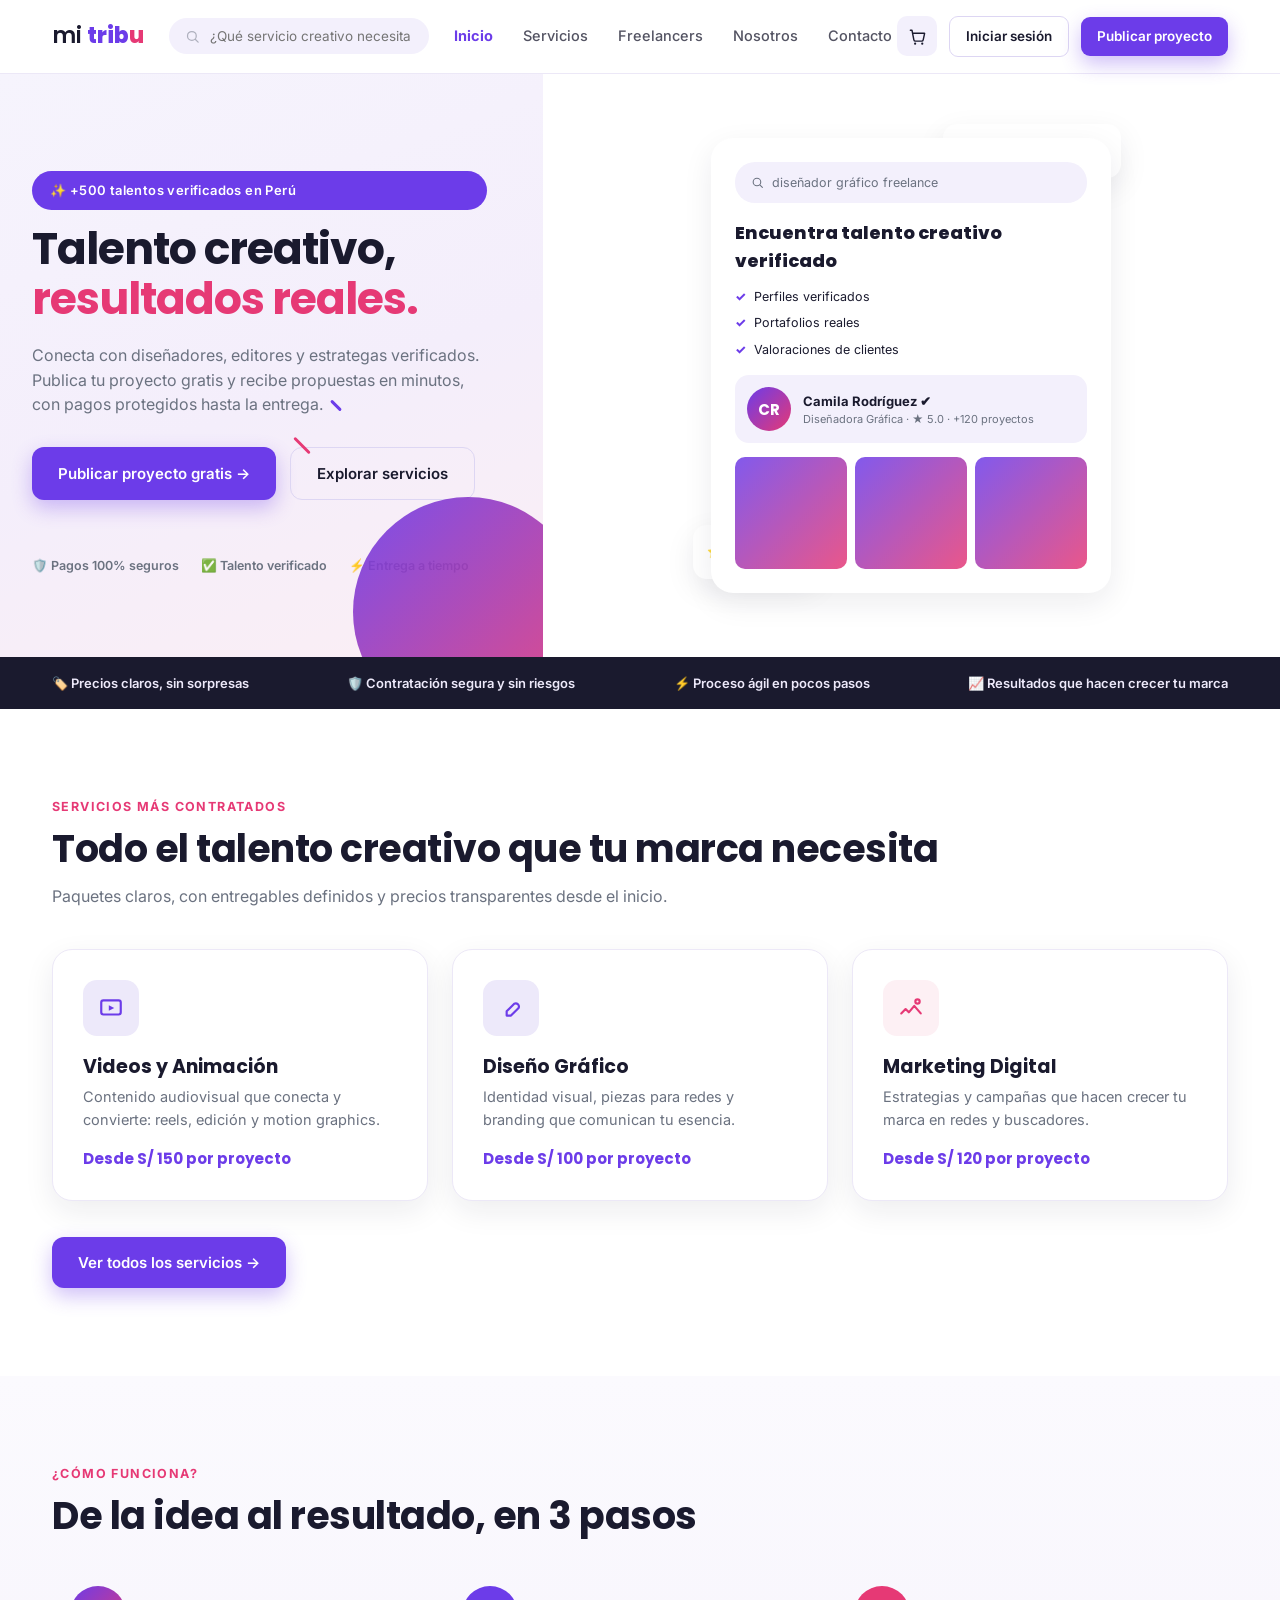
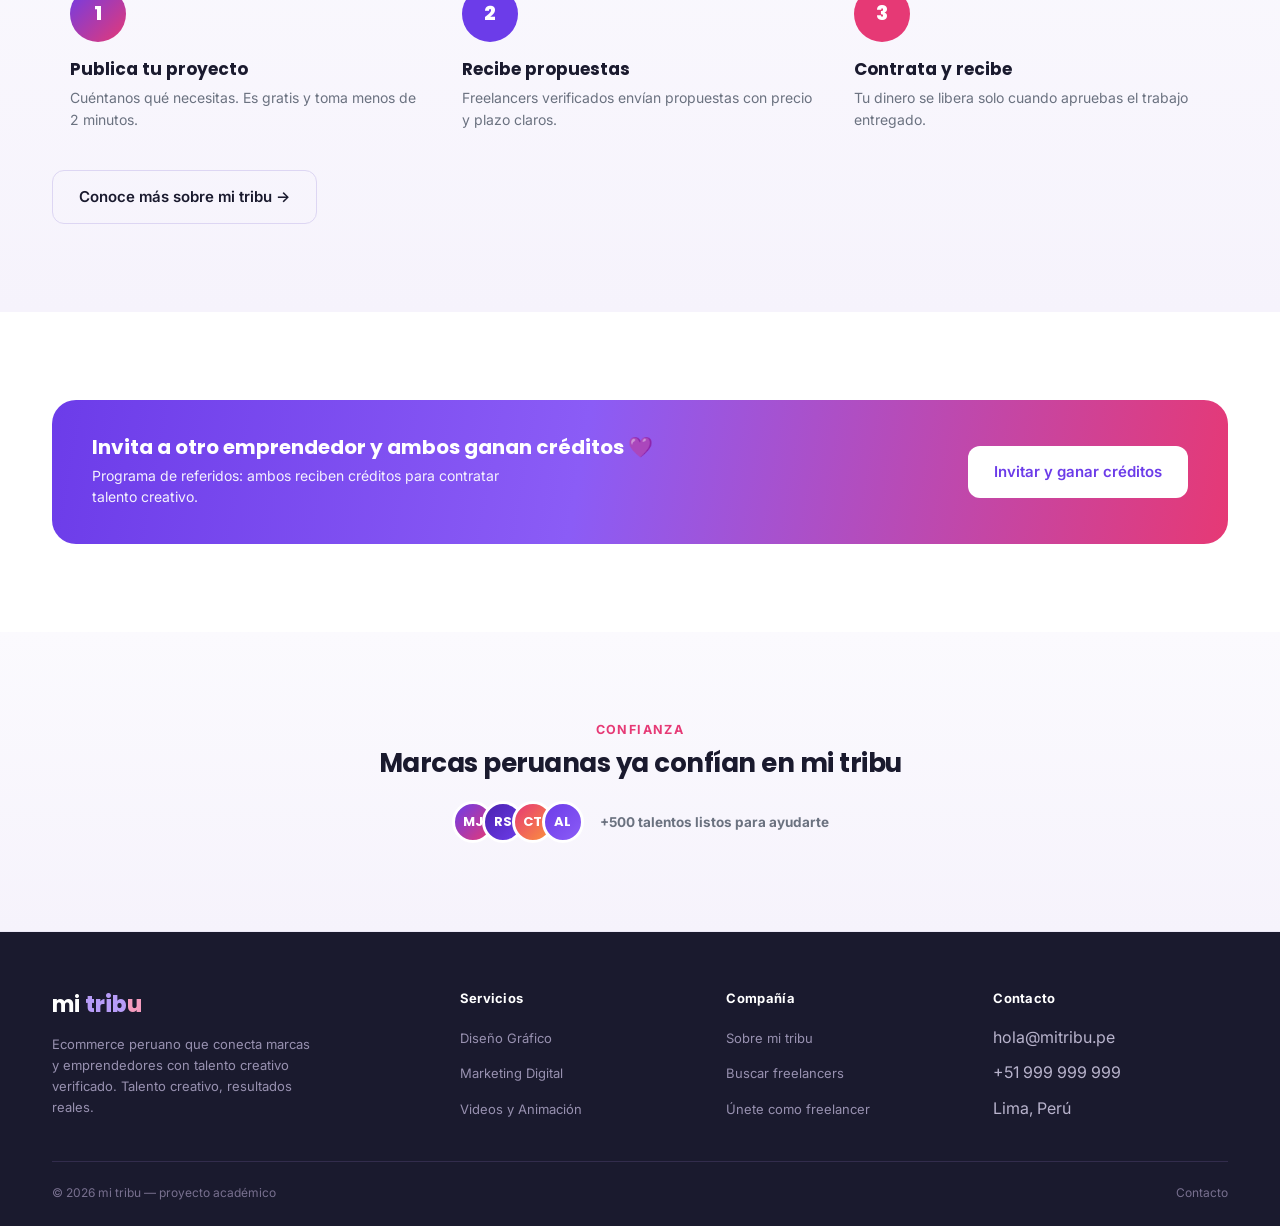
<file: index.html>
<!DOCTYPE html>
<html lang="es">
<head>
<meta charset="UTF-8">
<meta name="viewport" content="width=device-width, initial-scale=1.0">
<title>mi tribu — Talento creativo, resultados reales</title>
<link rel="preconnect" href="https://fonts.googleapis.com">
<link rel="preconnect" href="https://fonts.gstatic.com" crossorigin>
<link href="https://fonts.googleapis.com/css2?family=Poppins:wght@500;600;700;800&family=Inter:wght@400;500;600;700&display=swap" rel="stylesheet">
<link rel="stylesheet" href="style.css">
</head>
<body>

<header>
  <nav class="nav">
    <a href="index.html" class="logo">mi <b>trib</b><b class="u">u</b></a>
    <div class="nav-search">
      <svg width="15" height="15" viewBox="0 0 24 24" fill="none"><circle cx="11" cy="11" r="7" stroke="#6B7280" stroke-width="2"/><path d="M21 21l-4.3-4.3" stroke="#6B7280" stroke-width="2" stroke-linecap="round"/></svg>
      <input type="text" placeholder="¿Qué servicio creativo necesitas?" onfocus="location.href='servicios.html'" readonly>
    </div>
    <div class="navlinks">
      <a href="index.html" class="active">Inicio</a>
      <a href="servicios.html">Servicios</a>
      <a href="buscar-freelancers.html">Freelancers</a>
      <a href="nosotros.html">Nosotros</a>
      <a href="contacto.html">Contacto</a>
    </div>
    <div class="navcta">
      <a href="carrito.html" class="cart-btn" aria-label="Ver carrito">
        <svg width="19" height="19" viewBox="0 0 24 24" fill="none"><circle cx="9" cy="21" r="1.4" fill="#1A1A2E"/><circle cx="18" cy="21" r="1.4" fill="#1A1A2E"/><path d="M3 4h2l2.4 12.2a2 2 0 0 0 2 1.6h7.8a2 2 0 0 0 2-1.6L21 8H6" stroke="#1A1A2E" stroke-width="1.8" stroke-linecap="round" stroke-linejoin="round"/></svg>
        <span class="cart-count" style="display:none;">0</span>
      </a>
      <a href="app/login.html" class="btn btn-ghost btn-sm">Iniciar sesión</a>
      <a href="contacto.html" class="btn btn-primary btn-sm">Publicar proyecto</a>
      <button class="burger" aria-label="Abrir menú" aria-expanded="false"><span></span><span></span><span></span></button>
    </div>
    <div class="mobile-panel">
      <a href="index.html">Inicio</a>
      <a href="servicios.html">Servicios</a>
      <a href="buscar-freelancers.html">Freelancers</a>
      <a href="nosotros.html">Nosotros</a>
      <a href="contacto.html">Contacto</a>
      <a href="carrito.html">Carrito</a>
    </div>
  </nav>
</header>

<!-- ============ HERO ============ -->
<section style="padding:0;">
  <div class="hero-grid">
    <div class="hero-left">
      <span class="pill">✨ +500 talentos verificados en Perú</span>
      <h1 class="hero-headline">
        Talento creativo, <span class="acc-k">resultados reales.</span>
      </h1>
      <p class="hero-desc">
        Conecta con diseñadores, editores y estrategas verificados. Publica tu proyecto gratis
        y recibe propuestas en minutos, con pagos protegidos hasta la entrega.
      </p>
      <div class="hero-ctas">
        <a href="contacto.html" class="btn btn-primary">Publicar proyecto gratis →</a>
        <a href="servicios.html" class="btn btn-ghost">Explorar servicios</a>
      </div>
      <div style="display:flex;gap:22px;flex-wrap:wrap;font-size:12.5px;font-weight:600;color:var(--gray);">
        <span>🛡️ Pagos 100% seguros</span>
        <span>✅ Talento verificado</span>
        <span>⚡ Entrega a tiempo</span>
      </div>
      <div class="hero-orb grad-circle"></div>
      <div class="hero-spark" style="width:22px;height:3px;bottom:210px;right:230px;transform:rotate(45deg);"></div>
      <div class="hero-spark" style="width:14px;height:3px;bottom:250px;right:200px;transform:rotate(45deg);background:var(--purple);"></div>
    </div>
    <div class="hero-right">
      <div style="position:relative;max-width:400px;margin:0 auto;">
        <div class="float-chip" style="top:-14px;right:-10px;">🛡️ <div><div>Pago seguro</div><div class="sub">Protegido hasta la entrega</div></div></div>
        <div class="float-chip" style="bottom:14px;left:-18px;">⭐ <div><div>Calidad 5.0</div><div class="sub">+120 proyectos</div></div></div>
        <div class="hero-panel">
          <div class="hp-search">
            <svg width="13" height="13" viewBox="0 0 24 24" fill="none"><circle cx="11" cy="11" r="7" stroke="#6B7280" stroke-width="2"/><path d="M21 21l-4.3-4.3" stroke="#6B7280" stroke-width="2" stroke-linecap="round"/></svg>
            diseñador gráfico freelance
          </div>
          <div class="hp-title">Encuentra talento creativo verificado</div>
          <ul class="hp-checklist">
            <li>Perfiles verificados</li>
            <li>Portafolios reales</li>
            <li>Valoraciones de clientes</li>
          </ul>
          <div class="talent-mini">
            <div class="tavatar grad-circle">CR</div>
            <div>
              <div class="tname">Camila Rodríguez ✔</div>
              <div class="tmeta">Diseñadora Gráfica · ★ 5.0 · +120 proyectos</div>
            </div>
          </div>
          <div class="mini-services-row"><div></div><div></div><div></div></div>
        </div>
      </div>
    </div>
  </div>
</section>

<div class="trust-strip">
  <div class="wrap">
    <div class="titem">🏷️ Precios claros, sin sorpresas</div>
    <div class="titem">🛡️ Contratación segura y sin riesgos</div>
    <div class="titem">⚡ Proceso ágil en pocos pasos</div>
    <div class="titem">📈 Resultados que hacen crecer tu marca</div>
  </div>
</div>

<!-- ============ SERVICIOS ============ -->
<section class="reveal">
  <div class="wrap">
    <span class="eyebrow">Servicios más contratados</span>
    <h2 class="section-title">Todo el talento creativo que tu marca necesita</h2>
    <p class="section-sub">Paquetes claros, con entregables definidos y precios transparentes desde el inicio.</p>
    <div class="grid-3" style="margin-top:40px;">
      <div class="service-card">
        <div class="service-icon" style="background:var(--lilac);"><svg width="26" height="26" viewBox="0 0 24 24" fill="none"><rect x="3" y="5" width="18" height="13" rx="2" stroke="#6C3CE9" stroke-width="2"/><path d="M10 9.5l5 2.5-5 2.5v-5z" fill="#6C3CE9"/></svg></div>
        <h3>Videos y Animación</h3>
        <p>Contenido audiovisual que conecta y convierte: reels, edición y motion graphics.</p>
        <div class="service-price">Desde S/ 150 por proyecto</div>
      </div>
      <div class="service-card">
        <div class="service-icon" style="background:var(--lilac);"><svg width="26" height="26" viewBox="0 0 24 24" fill="none"><path d="M12 19l7-7a3 3 0 0 0-4-4l-7 7v4h4z" stroke="#6C3CE9" stroke-width="2" stroke-linejoin="round"/></svg></div>
        <h3>Diseño Gráfico</h3>
        <p>Identidad visual, piezas para redes y branding que comunican tu esencia.</p>
        <div class="service-price">Desde S/ 100 por proyecto</div>
      </div>
      <div class="service-card">
        <div class="service-icon" style="background:var(--pink-soft);"><svg width="26" height="26" viewBox="0 0 24 24" fill="none"><path d="M3 17l4-4 3 3 5-6 6 7" stroke="#E63975" stroke-width="2" stroke-linecap="round" stroke-linejoin="round"/><circle cx="18" cy="6" r="2" stroke="#E63975" stroke-width="2"/></svg></div>
        <h3>Marketing Digital</h3>
        <p>Estrategias y campañas que hacen crecer tu marca en redes y buscadores.</p>
        <div class="service-price">Desde S/ 120 por proyecto</div>
      </div>
    </div>
    <div style="margin-top:36px;">
      <a href="servicios.html" class="btn btn-primary">Ver todos los servicios →</a>
    </div>
  </div>
</section>

<!-- ============ COMO FUNCIONA ============ -->
<section class="tint reveal">
  <div class="wrap">
    <span class="eyebrow">¿Cómo funciona?</span>
    <h2 class="section-title">De la idea al resultado, en 3 pasos</h2>
    <div class="steps" style="grid-template-columns:repeat(3,1fr);">
      <div class="step">
        <div class="step-num-circle grad-circle" style="font-family:'Poppins',sans-serif;font-weight:800;font-size:20px;">1</div>
        <h4>Publica tu proyecto</h4>
        <p>Cuéntanos qué necesitas. Es gratis y toma menos de 2 minutos.</p>
      </div>
      <div class="step">
        <div class="step-num-circle" style="background:var(--purple);font-family:'Poppins',sans-serif;font-weight:800;font-size:20px;">2</div>
        <h4>Recibe propuestas</h4>
        <p>Freelancers verificados envían propuestas con precio y plazo claros.</p>
      </div>
      <div class="step">
        <div class="step-num-circle" style="background:var(--pink);font-family:'Poppins',sans-serif;font-weight:800;font-size:20px;">3</div>
        <h4>Contrata y recibe</h4>
        <p>Tu dinero se libera solo cuando apruebas el trabajo entregado.</p>
      </div>
    </div>
    <div style="margin-top:40px;">
      <a href="nosotros.html" class="btn btn-ghost">Conoce más sobre mi tribu →</a>
    </div>
  </div>
</section>

<!-- ============ PROMO / REFERIDOS ============ -->
<section class="reveal">
  <div class="wrap">
    <div class="promo-banner">
      <div>
        <h3>Invita a otro emprendedor y ambos ganan créditos 💜</h3>
        <p>Programa de referidos: ambos reciben créditos para contratar talento creativo.</p>
      </div>
      <a href="contacto.html" class="btn" style="background:#fff;color:var(--purple);">Invitar y ganar créditos</a>
    </div>
  </div>
</section>

<!-- ============ CONFIANZA / TESTIMONIOS ============ -->
<section class="tint reveal">
  <div class="wrap" style="text-align:center;">
    <span class="eyebrow">Confianza</span>
    <h2 class="section-title" style="font-size:26px;">Marcas peruanas ya confían en mi tribu</h2>
    <div class="avatars-row">
      <div class="av" style="background:linear-gradient(135deg,#6C3CE9,#E63975);">MJ</div>
      <div class="av" style="background:linear-gradient(135deg,#4B22B0,#6C3CE9);">RS</div>
      <div class="av" style="background:linear-gradient(135deg,#E63975,#FB923C);">CT</div>
      <div class="av" style="background:linear-gradient(135deg,#6C3CE9,#8B5CF6);">AL</div>
      <span class="count">+500 talentos listos para ayudarte</span>
    </div>
  </div>
</section>

<footer class="footer-rich">
  <div class="wrap">
    <div class="fgrid">
      <div>
        <div class="flogo">mi <b>trib</b><b class="u">u</b></div>
        <p class="fdesc">Ecommerce peruano que conecta marcas y emprendedores con talento creativo verificado. Talento creativo, resultados reales.</p>
      </div>
      <div>
        <h5>Servicios</h5>
        <ul>
          <li><a href="servicios.html">Diseño Gráfico</a></li>
          <li><a href="servicios.html">Marketing Digital</a></li>
          <li><a href="servicios.html">Videos y Animación</a></li>
        </ul>
      </div>
      <div>
        <h5>Compañía</h5>
        <ul>
          <li><a href="nosotros.html">Sobre mi tribu</a></li>
          <li><a href="buscar-freelancers.html">Buscar freelancers</a></li>
          <li><a href="app/login.html">Únete como freelancer</a></li>
        </ul>
      </div>
      <div>
        <h5>Contacto</h5>
        <ul>
          <li>hola@mitribu.pe</li>
          <li>+51 999 999 999</li>
          <li>Lima, Perú</li>
        </ul>
      </div>
    </div>
    <div class="fbottom">
      <span>© 2026 mi tribu — proyecto académico</span>
      <div class="footer-links"><a href="contacto.html">Contacto</a></div>
    </div>
  </div>
</footer>

<!-- ============ POPUP / BUMPER AD ============ -->
<div class="popup-overlay" id="popupOverlay">
  <div class="popup-box">
    <button class="popup-close" data-close-popup aria-label="Cerrar">✕</button>
    <div class="popup-banner">
      <span class="ptag">✨ Oferta de bienvenida</span>
      <h3>Tu marca necesita una dosis de talento creativo</h3>
      <p>Suscríbete y recibe <b>15% de descuento</b> en tu primera contratación.</p>
    </div>
    <div class="popup-body" id="popupBody">
      <form id="popupForm">
        <div class="field"><label for="pp-nombre">Nombre</label><input type="text" id="pp-nombre" required placeholder="Tu nombre"></div>
        <div class="field"><label for="pp-email">Correo electrónico</label><input type="email" id="pp-email" required placeholder="tucorreo@ejemplo.com"></div>
        <div class="field">
          <label for="pp-tipo">Tipo de negocio</label>
          <select id="pp-tipo">
            <option>Emprendimiento digital</option>
            <option>MYPE / negocio local</option>
            <option>Marca en crecimiento</option>
            <option>Freelancer</option>
          </select>
        </div>
        <button type="submit" class="btn btn-primary" style="width:100%;">Quiero mi descuento</button>
        <p style="font-size:11.5px;color:var(--gray);text-align:center;margin-top:12px;">Podrás cancelar tu suscripción cuando quieras.</p>
      </form>
    </div>
  </div>
</div>

<script src="script.js"></script>
</body>
</html>
</file>
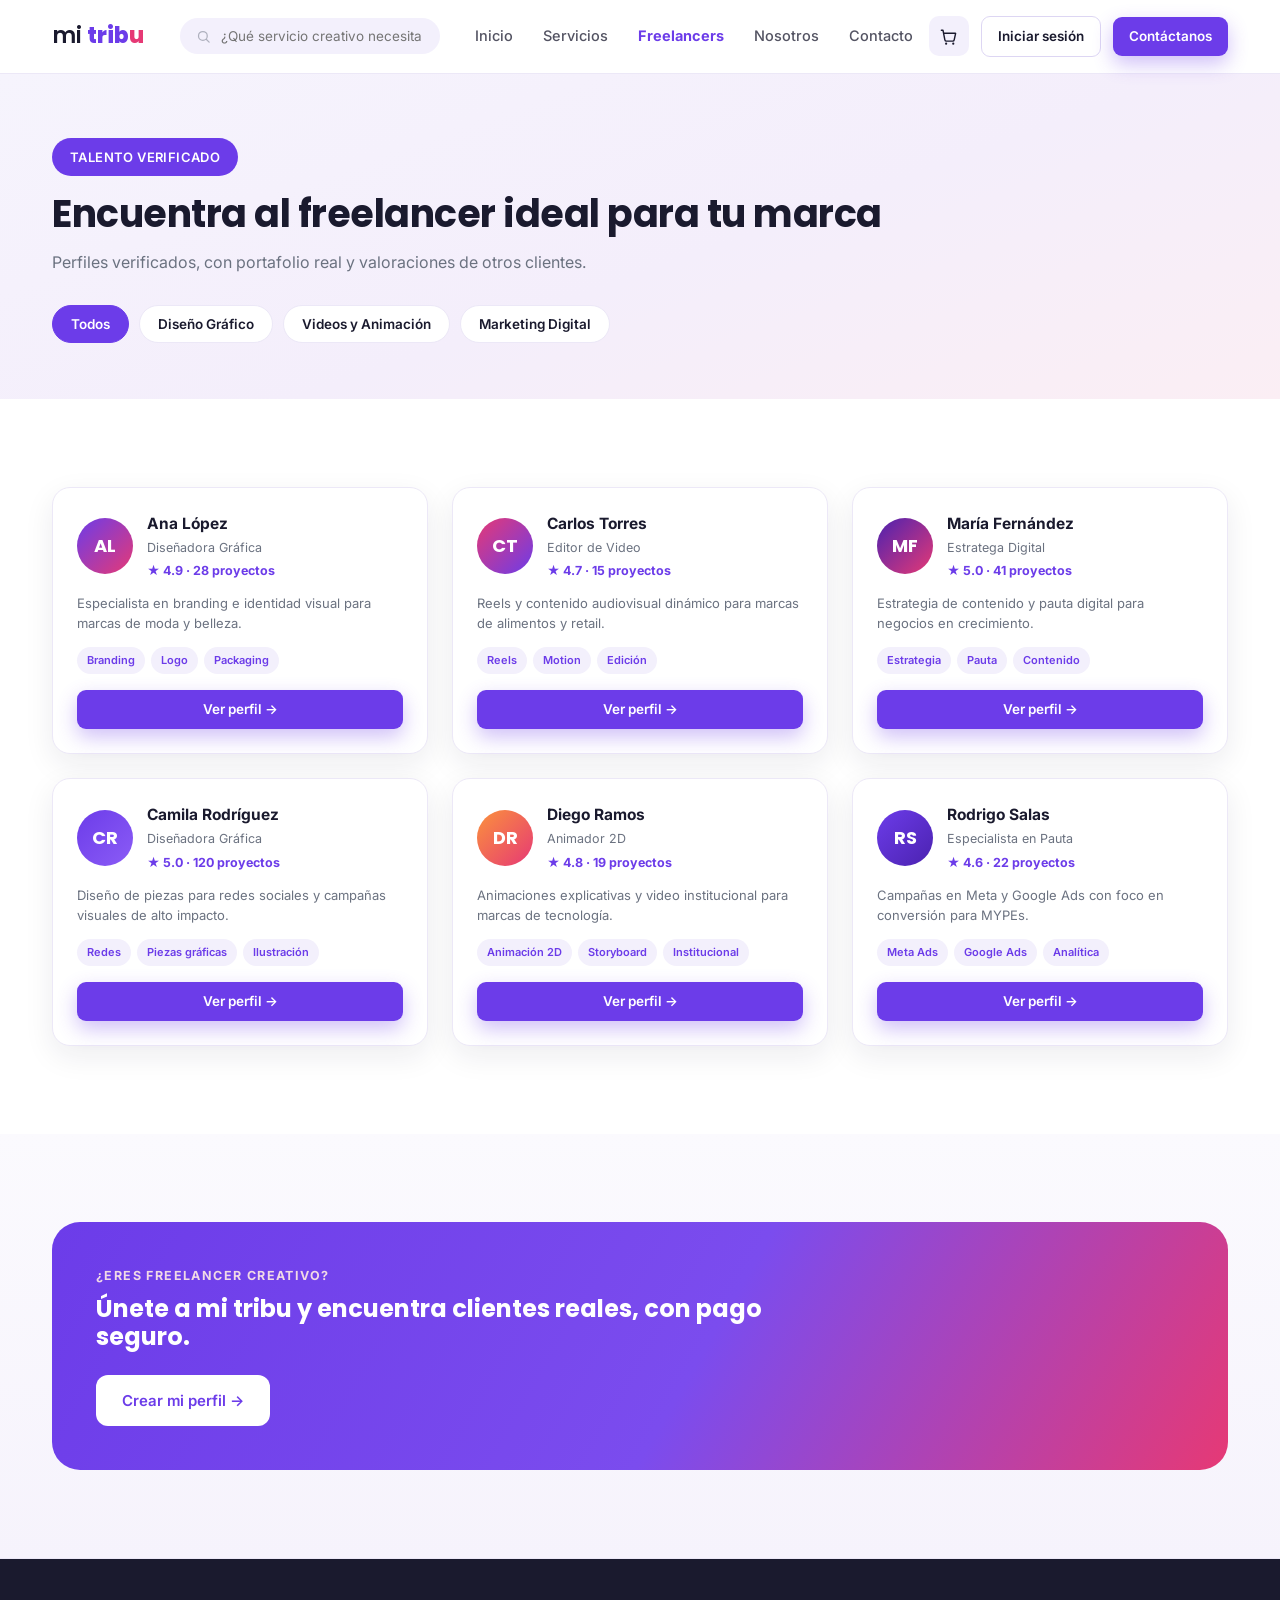
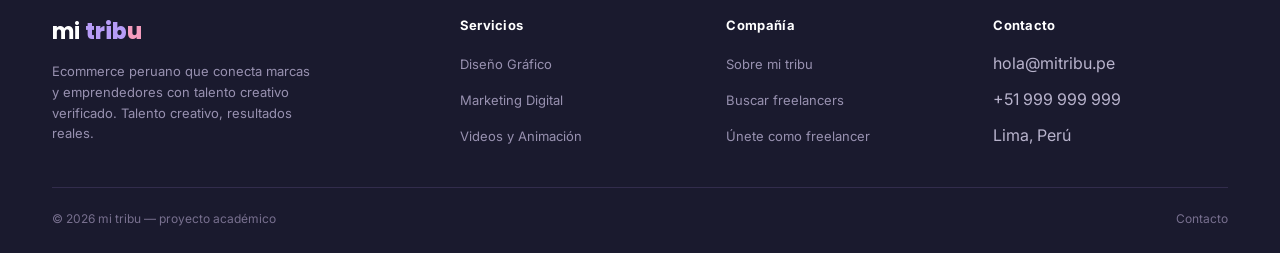
<file: buscar-freelancers.html>
<!DOCTYPE html>
<html lang="es">
<head>
<meta charset="UTF-8">
<meta name="viewport" content="width=device-width, initial-scale=1.0">
<title>Buscar freelancers — mi tribu</title>
<link rel="preconnect" href="https://fonts.googleapis.com">
<link rel="preconnect" href="https://fonts.gstatic.com" crossorigin>
<link href="https://fonts.googleapis.com/css2?family=Poppins:wght@500;600;700;800&family=Inter:wght@400;500;600;700&display=swap" rel="stylesheet">
<link rel="stylesheet" href="style.css">
</head>
<body>

<header>
  <nav class="nav">
    <a href="index.html" class="logo">mi <b>trib</b><b class="u">u</b></a>
    <div class="nav-search">
      <svg width="15" height="15" viewBox="0 0 24 24" fill="none"><circle cx="11" cy="11" r="7" stroke="#6B7280" stroke-width="2"/><path d="M21 21l-4.3-4.3" stroke="#6B7280" stroke-width="2" stroke-linecap="round"/></svg>
      <input type="text" placeholder="¿Qué servicio creativo necesitas?" onfocus="location.href='servicios.html'" readonly>
    </div>
    <div class="navlinks">
      <a href="index.html">Inicio</a>
      <a href="servicios.html">Servicios</a>
      <a href="buscar-freelancers.html" class="active">Freelancers</a>
      <a href="nosotros.html">Nosotros</a>
      <a href="contacto.html">Contacto</a>
    </div>
    <div class="navcta">
      <a href="carrito.html" class="cart-btn" aria-label="Ver carrito">
        <svg width="19" height="19" viewBox="0 0 24 24" fill="none"><circle cx="9" cy="21" r="1.4" fill="#1A1A2E"/><circle cx="18" cy="21" r="1.4" fill="#1A1A2E"/><path d="M3 4h2l2.4 12.2a2 2 0 0 0 2 1.6h7.8a2 2 0 0 0 2-1.6L21 8H6" stroke="#1A1A2E" stroke-width="1.8" stroke-linecap="round" stroke-linejoin="round"/></svg>
        <span class="cart-count" style="display:none;">0</span>
      </a>
      <a href="app/login.html" class="btn btn-ghost btn-sm">Iniciar sesión</a>
      <a href="contacto.html" class="btn btn-primary btn-sm">Contáctanos</a>
      <button class="burger" aria-label="Abrir menú" aria-expanded="false"><span></span><span></span><span></span></button>
    </div>
    <div class="mobile-panel">
      <a href="index.html">Inicio</a>
      <a href="servicios.html">Servicios</a>
      <a href="buscar-freelancers.html">Freelancers</a>
      <a href="nosotros.html">Nosotros</a>
      <a href="contacto.html">Contacto</a>
      <a href="carrito.html">Carrito</a>
    </div>
  </nav>
</header>

<div class="page-header">
  <div class="wrap">
    <span class="pill">TALENTO VERIFICADO</span>
    <h1 class="section-title" style="margin-top:16px;">Encuentra al freelancer ideal para tu marca</h1>
    <p class="section-sub">Perfiles verificados, con portafolio real y valoraciones de otros clientes.</p>
    <div class="filter-row">
      <button class="filter-chip talent-filter active" data-filter="todos">Todos</button>
      <button class="filter-chip talent-filter" data-filter="diseno">Diseño Gráfico</button>
      <button class="filter-chip talent-filter" data-filter="video">Videos y Animación</button>
      <button class="filter-chip talent-filter" data-filter="marketing">Marketing Digital</button>
    </div>
  </div>
</div>

<section class="reveal">
  <div class="wrap">
    <div class="grid-3" id="talentGrid">

      <div class="talent-card" data-cat="diseno">
        <div class="tc-top">
          <div class="tc-avatar grad-circle">AL</div>
          <div>
            <div class="tc-name">Ana López</div>
            <div class="tc-role">Diseñadora Gráfica</div>
            <div class="tc-rating">★ 4.9 · 28 proyectos</div>
          </div>
        </div>
        <p class="tc-bio">Especialista en branding e identidad visual para marcas de moda y belleza.</p>
        <div class="tc-skills"><span>Branding</span><span>Logo</span><span>Packaging</span></div>
        <a href="perfil-publico.html?id=fl1" class="btn btn-primary btn-sm" style="width:100%;">Ver perfil →</a>
      </div>

      <div class="talent-card" data-cat="video">
        <div class="tc-top">
          <div class="tc-avatar" style="background:linear-gradient(135deg,#E63975,#6C3CE9);">CT</div>
          <div>
            <div class="tc-name">Carlos Torres</div>
            <div class="tc-role">Editor de Video</div>
            <div class="tc-rating">★ 4.7 · 15 proyectos</div>
          </div>
        </div>
        <p class="tc-bio">Reels y contenido audiovisual dinámico para marcas de alimentos y retail.</p>
        <div class="tc-skills"><span>Reels</span><span>Motion</span><span>Edición</span></div>
        <a href="perfil-publico.html?id=fl2" class="btn btn-primary btn-sm" style="width:100%;">Ver perfil →</a>
      </div>

      <div class="talent-card" data-cat="marketing">
        <div class="tc-top">
          <div class="tc-avatar" style="background:linear-gradient(135deg,#4B22B0,#E63975);">MF</div>
          <div>
            <div class="tc-name">María Fernández</div>
            <div class="tc-role">Estratega Digital</div>
            <div class="tc-rating">★ 5.0 · 41 proyectos</div>
          </div>
        </div>
        <p class="tc-bio">Estrategia de contenido y pauta digital para negocios en crecimiento.</p>
        <div class="tc-skills"><span>Estrategia</span><span>Pauta</span><span>Contenido</span></div>
        <a href="perfil-publico.html?id=fl3" class="btn btn-primary btn-sm" style="width:100%;">Ver perfil →</a>
      </div>

      <div class="talent-card" data-cat="diseno">
        <div class="tc-top">
          <div class="tc-avatar" style="background:linear-gradient(135deg,#6C3CE9,#8B5CF6);">CR</div>
          <div>
            <div class="tc-name">Camila Rodríguez</div>
            <div class="tc-role">Diseñadora Gráfica</div>
            <div class="tc-rating">★ 5.0 · 120 proyectos</div>
          </div>
        </div>
        <p class="tc-bio">Diseño de piezas para redes sociales y campañas visuales de alto impacto.</p>
        <div class="tc-skills"><span>Redes</span><span>Piezas gráficas</span><span>Ilustración</span></div>
        <a href="perfil-publico.html?id=fl4" class="btn btn-primary btn-sm" style="width:100%;">Ver perfil →</a>
      </div>

      <div class="talent-card" data-cat="video">
        <div class="tc-top">
          <div class="tc-avatar" style="background:linear-gradient(135deg,#FB923C,#E63975);">DR</div>
          <div>
            <div class="tc-name">Diego Ramos</div>
            <div class="tc-role">Animador 2D</div>
            <div class="tc-rating">★ 4.8 · 19 proyectos</div>
          </div>
        </div>
        <p class="tc-bio">Animaciones explicativas y video institucional para marcas de tecnología.</p>
        <div class="tc-skills"><span>Animación 2D</span><span>Storyboard</span><span>Institucional</span></div>
        <a href="perfil-publico.html?id=fl5" class="btn btn-primary btn-sm" style="width:100%;">Ver perfil →</a>
      </div>

      <div class="talent-card" data-cat="marketing">
        <div class="tc-top">
          <div class="tc-avatar" style="background:linear-gradient(135deg,#6C3CE9,#4B22B0);">RS</div>
          <div>
            <div class="tc-name">Rodrigo Salas</div>
            <div class="tc-role">Especialista en Pauta</div>
            <div class="tc-rating">★ 4.6 · 22 proyectos</div>
          </div>
        </div>
        <p class="tc-bio">Campañas en Meta y Google Ads con foco en conversión para MYPEs.</p>
        <div class="tc-skills"><span>Meta Ads</span><span>Google Ads</span><span>Analítica</span></div>
        <a href="perfil-publico.html?id=fl6" class="btn btn-primary btn-sm" style="width:100%;">Ver perfil →</a>
      </div>

    </div>
  </div>
</section>

<section class="tint">
  <div class="wrap">
    <div class="closing" style="padding:44px;">
      <span class="eyebrow">¿Eres freelancer creativo?</span>
      <h2 style="font-size:24px;">Únete a mi tribu y encuentra clientes reales, con pago seguro.</h2>
      <div style="margin-top:24px;">
        <a href="app/login.html" class="btn" style="background:#fff;color:var(--purple);">Crear mi perfil →</a>
      </div>
    </div>
  </div>
</section>

<footer class="footer-rich">
  <div class="wrap">
    <div class="fgrid">
      <div>
        <div class="flogo">mi <b>trib</b><b class="u">u</b></div>
        <p class="fdesc">Ecommerce peruano que conecta marcas y emprendedores con talento creativo verificado. Talento creativo, resultados reales.</p>
      </div>
      <div>
        <h5>Servicios</h5>
        <ul>
          <li><a href="servicios.html">Diseño Gráfico</a></li>
          <li><a href="servicios.html">Marketing Digital</a></li>
          <li><a href="servicios.html">Videos y Animación</a></li>
        </ul>
      </div>
      <div>
        <h5>Compañía</h5>
        <ul>
          <li><a href="nosotros.html">Sobre mi tribu</a></li>
          <li><a href="buscar-freelancers.html">Buscar freelancers</a></li>
          <li><a href="app/login.html">Únete como freelancer</a></li>
        </ul>
      </div>
      <div>
        <h5>Contacto</h5>
        <ul>
          <li>hola@mitribu.pe</li>
          <li>+51 999 999 999</li>
          <li>Lima, Perú</li>
        </ul>
      </div>
    </div>
    <div class="fbottom">
      <span>© 2026 mi tribu — proyecto académico</span>
      <div class="footer-links"><a href="contacto.html">Contacto</a></div>
    </div>
  </div>
</footer>

<script src="script.js"></script>
</body>
</html>
</file>
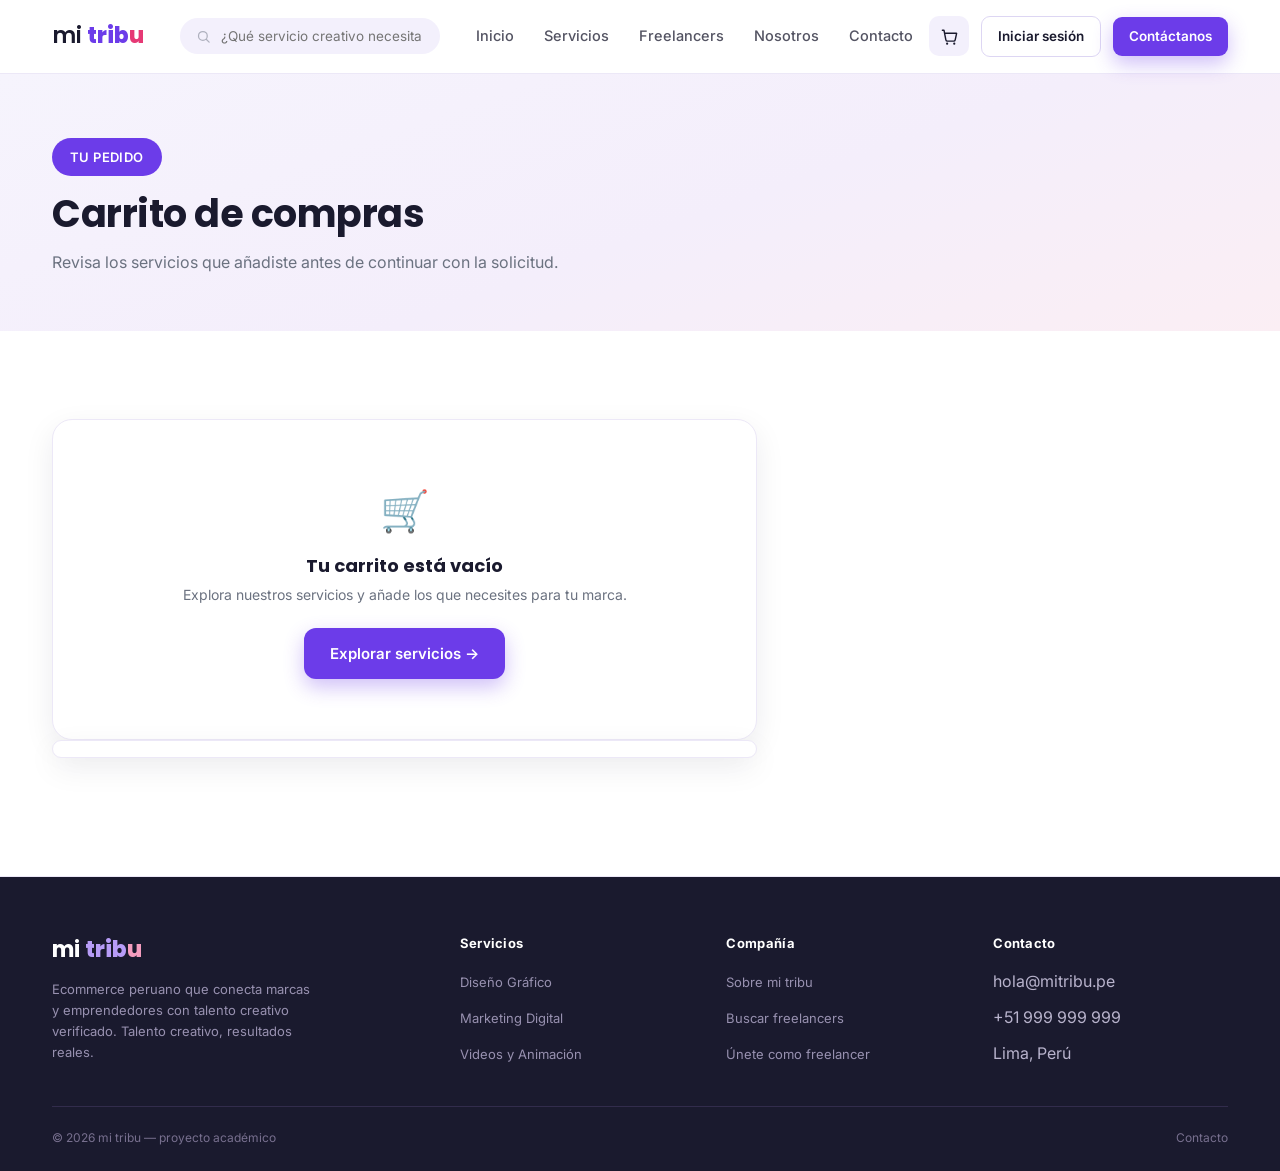
<file: carrito.html>
<!DOCTYPE html>
<html lang="es">
<head>
<meta charset="UTF-8">
<meta name="viewport" content="width=device-width, initial-scale=1.0">
<title>Carrito — mi tribu</title>
<link rel="preconnect" href="https://fonts.googleapis.com">
<link rel="preconnect" href="https://fonts.gstatic.com" crossorigin>
<link href="https://fonts.googleapis.com/css2?family=Poppins:wght@500;600;700;800&family=Inter:wght@400;500;600;700&display=swap" rel="stylesheet">
<link rel="stylesheet" href="style.css">
</head>
<body>

<header>
  <nav class="nav">
    <a href="index.html" class="logo">mi <b>trib</b><b class="u">u</b></a>
    <div class="nav-search">
      <svg width="15" height="15" viewBox="0 0 24 24" fill="none"><circle cx="11" cy="11" r="7" stroke="#6B7280" stroke-width="2"/><path d="M21 21l-4.3-4.3" stroke="#6B7280" stroke-width="2" stroke-linecap="round"/></svg>
      <input type="text" placeholder="¿Qué servicio creativo necesitas?" onfocus="location.href='servicios.html'" readonly>
    </div>
    <div class="navlinks">
      <a href="index.html">Inicio</a>
      <a href="servicios.html">Servicios</a>
      <a href="buscar-freelancers.html">Freelancers</a>
      <a href="nosotros.html">Nosotros</a>
      <a href="contacto.html">Contacto</a>
    </div>
    <div class="navcta">
      <a href="carrito.html" class="cart-btn" aria-label="Ver carrito">
        <svg width="19" height="19" viewBox="0 0 24 24" fill="none"><circle cx="9" cy="21" r="1.4" fill="#1A1A2E"/><circle cx="18" cy="21" r="1.4" fill="#1A1A2E"/><path d="M3 4h2l2.4 12.2a2 2 0 0 0 2 1.6h7.8a2 2 0 0 0 2-1.6L21 8H6" stroke="#1A1A2E" stroke-width="1.8" stroke-linecap="round" stroke-linejoin="round"/></svg>
        <span class="cart-count" style="display:none;">0</span>
      </a>
      <a href="app/login.html" class="btn btn-ghost btn-sm">Iniciar sesión</a>
      <a href="contacto.html" class="btn btn-primary btn-sm">Contáctanos</a>
      <button class="burger" aria-label="Abrir menú" aria-expanded="false"><span></span><span></span><span></span></button>
    </div>
    <div class="mobile-panel">
      <a href="index.html">Inicio</a>
      <a href="servicios.html">Servicios</a>
      <a href="buscar-freelancers.html">Freelancers</a>
      <a href="nosotros.html">Nosotros</a>
      <a href="contacto.html">Contacto</a>
      <a href="carrito.html">Carrito</a>
    </div>
  </nav>
</header>

<div class="page-header">
  <div class="wrap">
    <span class="pill">TU PEDIDO</span>
    <h1 class="section-title" style="margin-top:16px;">Carrito de compras</h1>
    <p class="section-sub">Revisa los servicios que añadiste antes de continuar con la solicitud.</p>
  </div>
</div>

<section class="reveal">
  <div class="wrap">
    <div class="grid-2" style="grid-template-columns:1.6fr 1fr;align-items:start;gap:30px;">

      <div>
        <div class="card" id="cartEmpty" style="display:none;text-align:center;padding:60px 30px;">
          <div style="font-size:40px;margin-bottom:14px;">🛒</div>
          <h3 style="font-size:18px;margin-bottom:8px;">Tu carrito está vacío</h3>
          <p style="font-size:14px;color:var(--gray);margin-bottom:22px;">Explora nuestros servicios y añade los que necesites para tu marca.</p>
          <a href="servicios.html" class="btn btn-primary">Explorar servicios →</a>
        </div>

        <div class="card" style="padding:8px 32px;">
          <div id="cartWrap"></div>
        </div>
      </div>

      <div id="cartSummary" style="display:none;">
        <div class="cart-summary">
          <h4 style="font-size:16px;margin-bottom:16px;">Resumen del pedido</h4>
          <div class="cs-row"><span>Servicios (<span id="cartCount">0</span>)</span><span id="cartTotal">S/ 0.00</span></div>
          <div class="cs-row"><span>Comisión de plataforma</span><span>Incluida</span></div>
          <div class="cs-row cs-total"><span>Total estimado</span><span id="cartTotal2">S/ 0.00</span></div>
          <button id="checkoutBtn" class="btn btn-primary" style="width:100%;margin-top:16px;">Proceder al pago →</button>
          <p style="font-size:11.5px;color:var(--gray);text-align:center;margin-top:12px;">El precio final puede variar según los detalles de cada proyecto.</p>
        </div>
      </div>

    </div>

    <div id="checkoutPanel" style="margin-top:30px;"></div>
  </div>
</section>

<footer class="footer-rich">
  <div class="wrap">
    <div class="fgrid">
      <div>
        <div class="flogo">mi <b>trib</b><b class="u">u</b></div>
        <p class="fdesc">Ecommerce peruano que conecta marcas y emprendedores con talento creativo verificado. Talento creativo, resultados reales.</p>
      </div>
      <div>
        <h5>Servicios</h5>
        <ul>
          <li><a href="servicios.html">Diseño Gráfico</a></li>
          <li><a href="servicios.html">Marketing Digital</a></li>
          <li><a href="servicios.html">Videos y Animación</a></li>
        </ul>
      </div>
      <div>
        <h5>Compañía</h5>
        <ul>
          <li><a href="nosotros.html">Sobre mi tribu</a></li>
          <li><a href="buscar-freelancers.html">Buscar freelancers</a></li>
          <li><a href="app/login.html">Únete como freelancer</a></li>
        </ul>
      </div>
      <div>
        <h5>Contacto</h5>
        <ul>
          <li>hola@mitribu.pe</li>
          <li>+51 999 999 999</li>
          <li>Lima, Perú</li>
        </ul>
      </div>
    </div>
    <div class="fbottom">
      <span>© 2026 mi tribu — proyecto académico</span>
      <div class="footer-links"><a href="contacto.html">Contacto</a></div>
    </div>
  </div>
</footer>

<script src="script.js"></script>
</body>
</html>
</file>
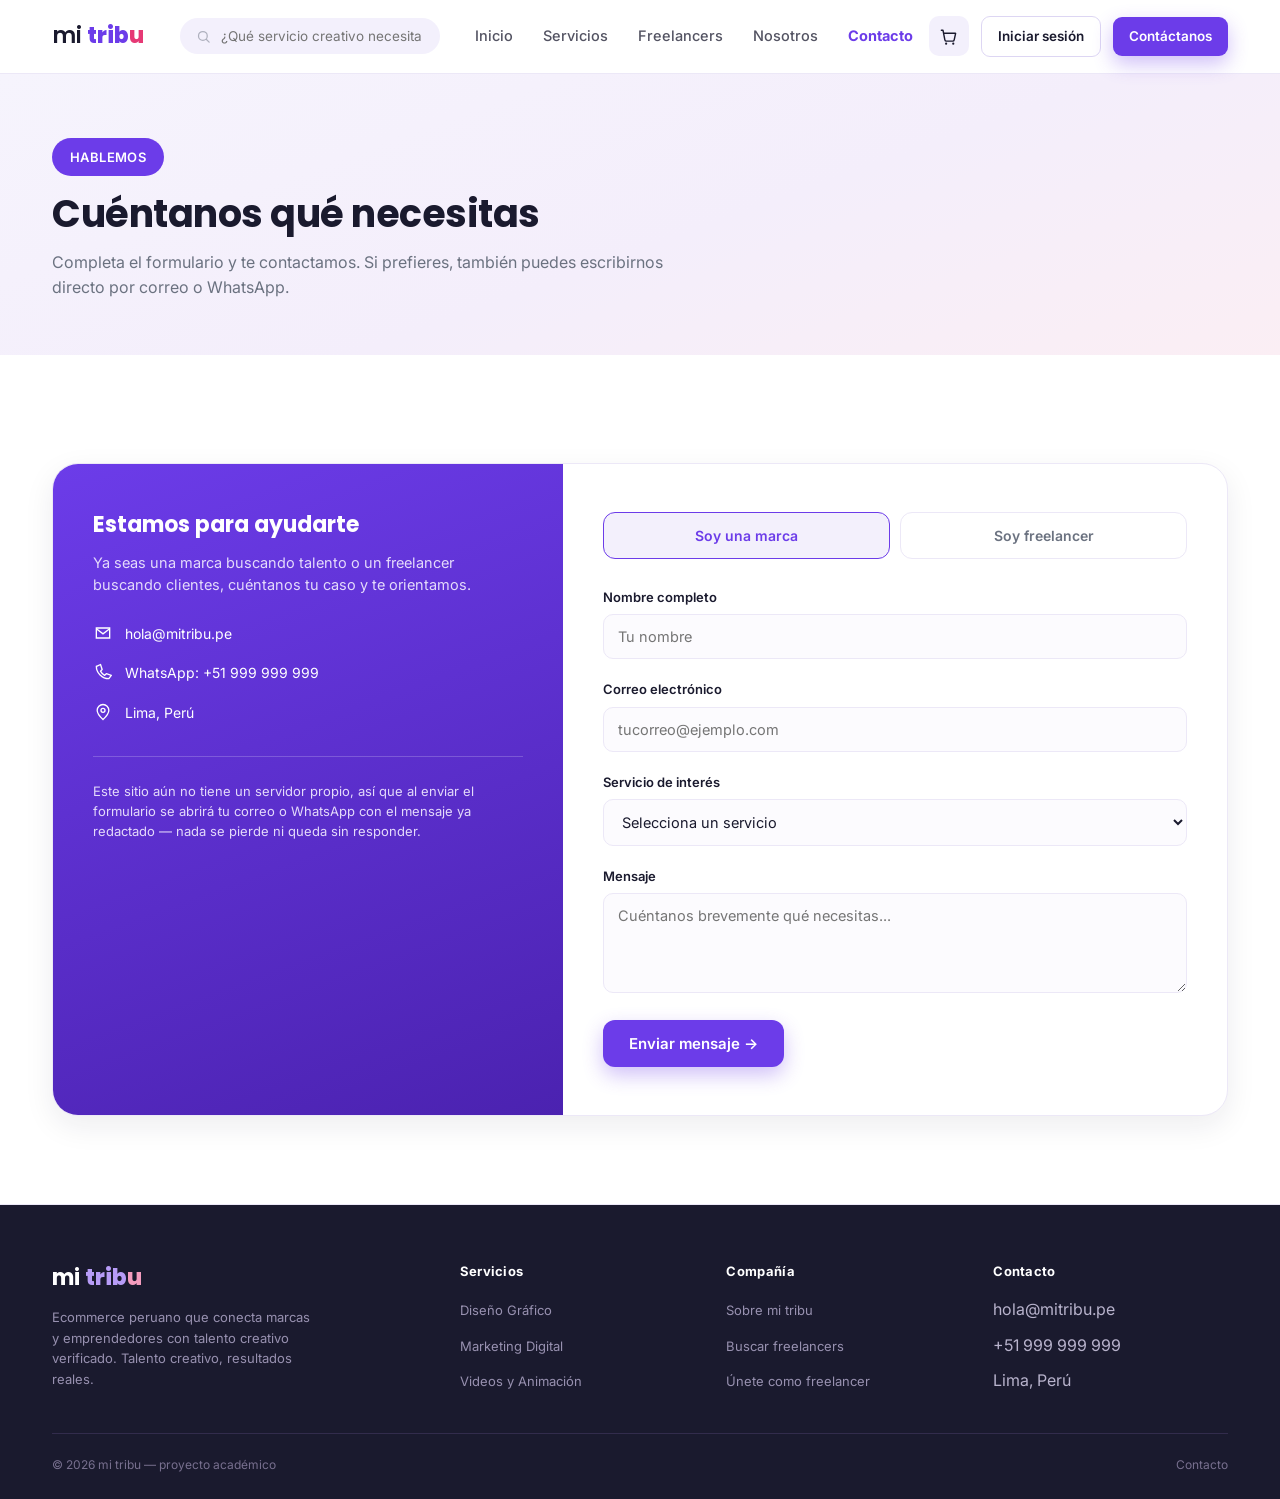
<file: contacto.html>
<!DOCTYPE html>
<html lang="es">
<head>
<meta charset="UTF-8">
<meta name="viewport" content="width=device-width, initial-scale=1.0">
<title>Contacto — mi tribu</title>
<link rel="preconnect" href="https://fonts.googleapis.com">
<link rel="preconnect" href="https://fonts.gstatic.com" crossorigin>
<link href="https://fonts.googleapis.com/css2?family=Poppins:wght@500;600;700;800&family=Inter:wght@400;500;600;700&display=swap" rel="stylesheet">
<link rel="stylesheet" href="style.css">
</head>
<body>

<header>
  <nav class="nav">
    <a href="index.html" class="logo">mi <b>trib</b><b class="u">u</b></a>
    <div class="nav-search">
      <svg width="15" height="15" viewBox="0 0 24 24" fill="none"><circle cx="11" cy="11" r="7" stroke="#6B7280" stroke-width="2"/><path d="M21 21l-4.3-4.3" stroke="#6B7280" stroke-width="2" stroke-linecap="round"/></svg>
      <input type="text" placeholder="¿Qué servicio creativo necesitas?" onfocus="location.href='servicios.html'" readonly>
    </div>
    <div class="navlinks">
      <a href="index.html">Inicio</a>
      <a href="servicios.html">Servicios</a>
      <a href="buscar-freelancers.html">Freelancers</a>
      <a href="nosotros.html">Nosotros</a>
      <a href="contacto.html" class="active">Contacto</a>
    </div>
    <div class="navcta">
      <a href="carrito.html" class="cart-btn" aria-label="Ver carrito">
        <svg width="19" height="19" viewBox="0 0 24 24" fill="none"><circle cx="9" cy="21" r="1.4" fill="#1A1A2E"/><circle cx="18" cy="21" r="1.4" fill="#1A1A2E"/><path d="M3 4h2l2.4 12.2a2 2 0 0 0 2 1.6h7.8a2 2 0 0 0 2-1.6L21 8H6" stroke="#1A1A2E" stroke-width="1.8" stroke-linecap="round" stroke-linejoin="round"/></svg>
        <span class="cart-count" style="display:none;">0</span>
      </a>
      <a href="app/login.html" class="btn btn-ghost btn-sm">Iniciar sesión</a>
      <a href="contacto.html" class="btn btn-primary btn-sm">Contáctanos</a>
      <button class="burger" aria-label="Abrir menú" aria-expanded="false"><span></span><span></span><span></span></button>
    </div>
    <div class="mobile-panel">
      <a href="index.html">Inicio</a>
      <a href="servicios.html">Servicios</a>
      <a href="buscar-freelancers.html">Freelancers</a>
      <a href="nosotros.html">Nosotros</a>
      <a href="contacto.html">Contacto</a>
      <a href="carrito.html">Carrito</a>
    </div>
  </nav>
</header>

<div class="page-header">
  <div class="wrap">
    <span class="pill">HABLEMOS</span>
    <h1 class="section-title" style="margin-top:16px;">Cuéntanos qué necesitas</h1>
    <p class="section-sub">Completa el formulario y te contactamos. Si prefieres, también puedes escribirnos directo por correo o WhatsApp.</p>
  </div>
</div>

<section class="reveal">
  <div class="wrap">
    <div class="contact-shell">
      <div class="contact-info">
        <h3>Estamos para ayudarte</h3>
        <p>Ya seas una marca buscando talento o un freelancer buscando clientes, cuéntanos tu caso y te orientamos.</p>

        <div class="cinfo-row">
          <svg width="20" height="20" viewBox="0 0 24 24" fill="none"><path d="M4 6h16v12H4z" stroke="#fff" stroke-width="1.6"/><path d="M4 7l8 6 8-6" stroke="#fff" stroke-width="1.6"/></svg>
          <div>hola@mitribu.pe</div>
        </div>
        <div class="cinfo-row">
          <svg width="20" height="20" viewBox="0 0 24 24" fill="none"><path d="M4 5c0 8 7 15 15 15l3-4-6-2-2 2c-2-1-4-3-5-5l2-2-2-6-4 2z" stroke="#fff" stroke-width="1.6" stroke-linejoin="round"/></svg>
          <div>WhatsApp: +51 999 999 999</div>
        </div>
        <div class="cinfo-row">
          <svg width="20" height="20" viewBox="0 0 24 24" fill="none"><path d="M12 21s7-6.1 7-11a7 7 0 1 0-14 0c0 4.9 7 11 7 11z" stroke="#fff" stroke-width="1.6"/><circle cx="12" cy="10" r="2.4" stroke="#fff" stroke-width="1.6"/></svg>
          <div>Lima, Perú</div>
        </div>

        <div style="margin-top:32px;padding-top:24px;border-top:1px solid rgba(255,255,255,0.2);">
          <p style="font-size:13px;color:#E4DAFB;">
            Este sitio aún no tiene un servidor propio, así que al enviar el formulario se abrirá tu correo
            o WhatsApp con el mensaje ya redactado — nada se pierde ni queda sin responder.
          </p>
        </div>
      </div>

      <div class="contact-form">
        <div class="user-toggle">
          <button type="button" class="active" data-user="marca">Soy una marca</button>
          <button type="button" data-user="freelance">Soy freelancer</button>
        </div>

        <form id="contactForm" novalidate>
          <input type="hidden" id="f-tipo" value="Marca / emprendedor">

          <div class="field">
            <label for="f-nombre">Nombre completo</label>
            <input type="text" id="f-nombre" required placeholder="Tu nombre">
            <div class="field-error">Ingresa tu nombre.</div>
          </div>

          <div class="field">
            <label for="f-email">Correo electrónico</label>
            <input type="email" id="f-email" required placeholder="tucorreo@ejemplo.com">
            <div class="field-error">Ingresa un correo válido.</div>
          </div>

          <div class="field field-marca">
            <label for="f-servicio">Servicio de interés</label>
            <select id="f-servicio">
              <option value="">Selecciona un servicio</option>
              <option value="Reel de marca">Reel de marca</option>
              <option value="Animación de producto">Animación de producto</option>
              <option value="Video institucional">Video institucional</option>
              <option value="Diseño de logo">Diseño de logo</option>
              <option value="Identidad visual completa">Identidad visual completa</option>
              <option value="Piezas para redes sociales">Piezas para redes sociales</option>
              <option value="Calendario de contenido mensual">Calendario de contenido mensual</option>
              <option value="Gestión de pauta digital">Gestión de pauta digital</option>
              <option value="Estrategia de marca">Estrategia de marca</option>
              <option value="Otro / no estoy seguro">Otro / no estoy seguro</option>
            </select>
          </div>

          <div class="field field-freelance field-hide">
            <label for="f-especialidad">Tu especialidad</label>
            <select id="f-especialidad">
              <option value="">Selecciona tu especialidad</option>
              <option value="Diseño gráfico">Diseño gráfico</option>
              <option value="Video y animación">Video y animación</option>
              <option value="Marketing digital">Marketing digital</option>
              <option value="Otra">Otra</option>
            </select>
          </div>

          <div class="field">
            <label for="f-mensaje">Mensaje</label>
            <textarea id="f-mensaje" required placeholder="Cuéntanos brevemente qué necesitas..."></textarea>
            <div class="field-error">Cuéntanos un poco más.</div>
          </div>

          <div class="form-actions">
            <button type="submit" id="formSubmitBtn" class="btn btn-primary">Enviar mensaje →</button>
          </div>

          <div class="success-box" id="successBox">
            <svg width="22" height="22" viewBox="0 0 24 24" fill="none" style="flex-shrink:0;"><circle cx="12" cy="12" r="10" stroke="#6C3CE9" stroke-width="2"/><path d="M8 12.5l2.5 2.5L16 9.5" stroke="#6C3CE9" stroke-width="2" stroke-linecap="round" stroke-linejoin="round"/></svg>
            <div>
              <div style="font-weight:700;margin-bottom:6px;">¡Listo! Elige cómo enviarlo:</div>
              <div style="font-size:13.5px;color:var(--gray);margin-bottom:14px;">Tu mensaje está redactado. Solo falta que lo envíes desde tu correo o WhatsApp.</div>
              <div style="display:flex;gap:10px;flex-wrap:wrap;">
                <a id="sendEmailBtn" href="#" class="btn btn-primary btn-sm">Abrir correo</a>
                <a id="sendWaBtn" href="#" target="_blank" rel="noopener" class="btn btn-ghost btn-sm">Abrir WhatsApp</a>
              </div>
            </div>
          </div>
        </form>
      </div>
    </div>
  </div>
</section>

<footer class="footer-rich">
  <div class="wrap">
    <div class="fgrid">
      <div>
        <div class="flogo">mi <b>trib</b><b class="u">u</b></div>
        <p class="fdesc">Ecommerce peruano que conecta marcas y emprendedores con talento creativo verificado. Talento creativo, resultados reales.</p>
      </div>
      <div>
        <h5>Servicios</h5>
        <ul>
          <li><a href="servicios.html">Diseño Gráfico</a></li>
          <li><a href="servicios.html">Marketing Digital</a></li>
          <li><a href="servicios.html">Videos y Animación</a></li>
        </ul>
      </div>
      <div>
        <h5>Compañía</h5>
        <ul>
          <li><a href="nosotros.html">Sobre mi tribu</a></li>
          <li><a href="buscar-freelancers.html">Buscar freelancers</a></li>
          <li><a href="app/login.html">Únete como freelancer</a></li>
        </ul>
      </div>
      <div>
        <h5>Contacto</h5>
        <ul>
          <li>hola@mitribu.pe</li>
          <li>+51 999 999 999</li>
          <li>Lima, Perú</li>
        </ul>
      </div>
    </div>
    <div class="fbottom">
      <span>© 2026 mi tribu — proyecto académico</span>
      <div class="footer-links"><a href="contacto.html">Contacto</a></div>
    </div>
  </div>
</footer>

<script src="script.js"></script>
</body>
</html>
</file>
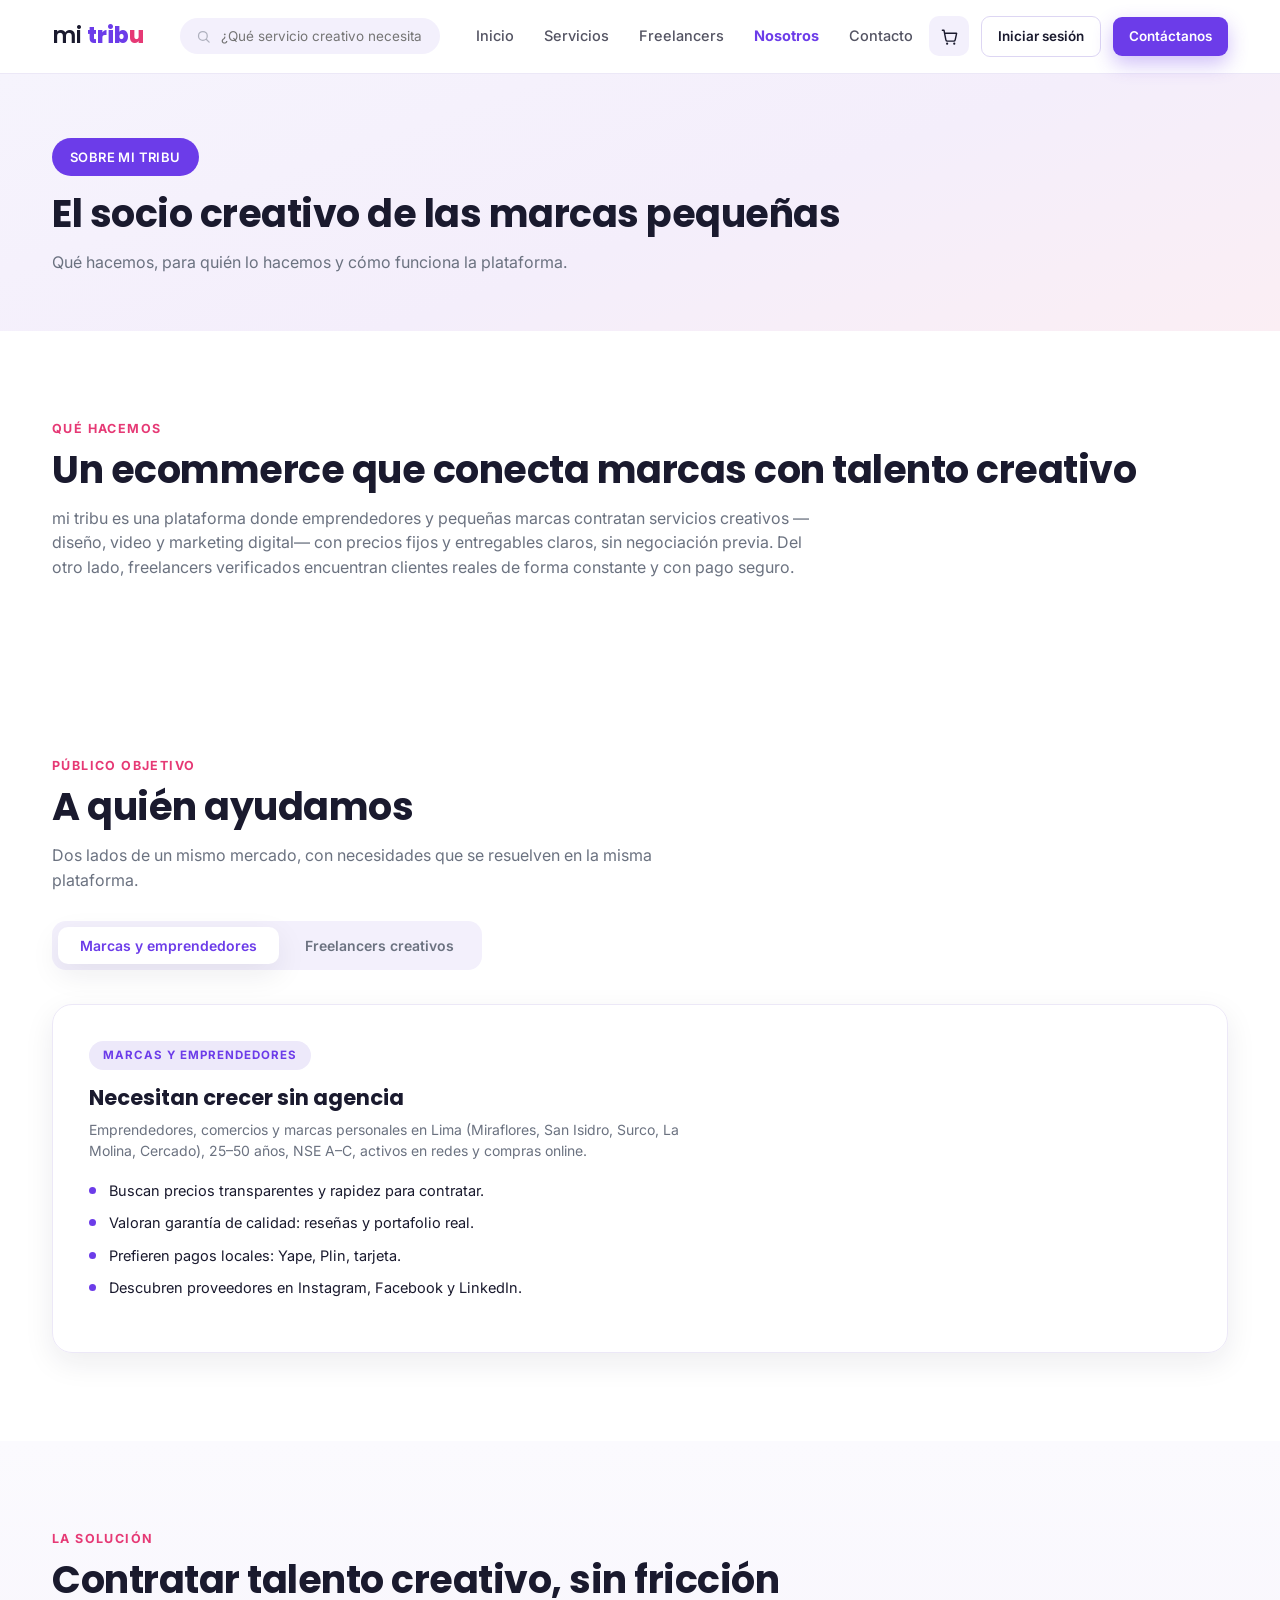
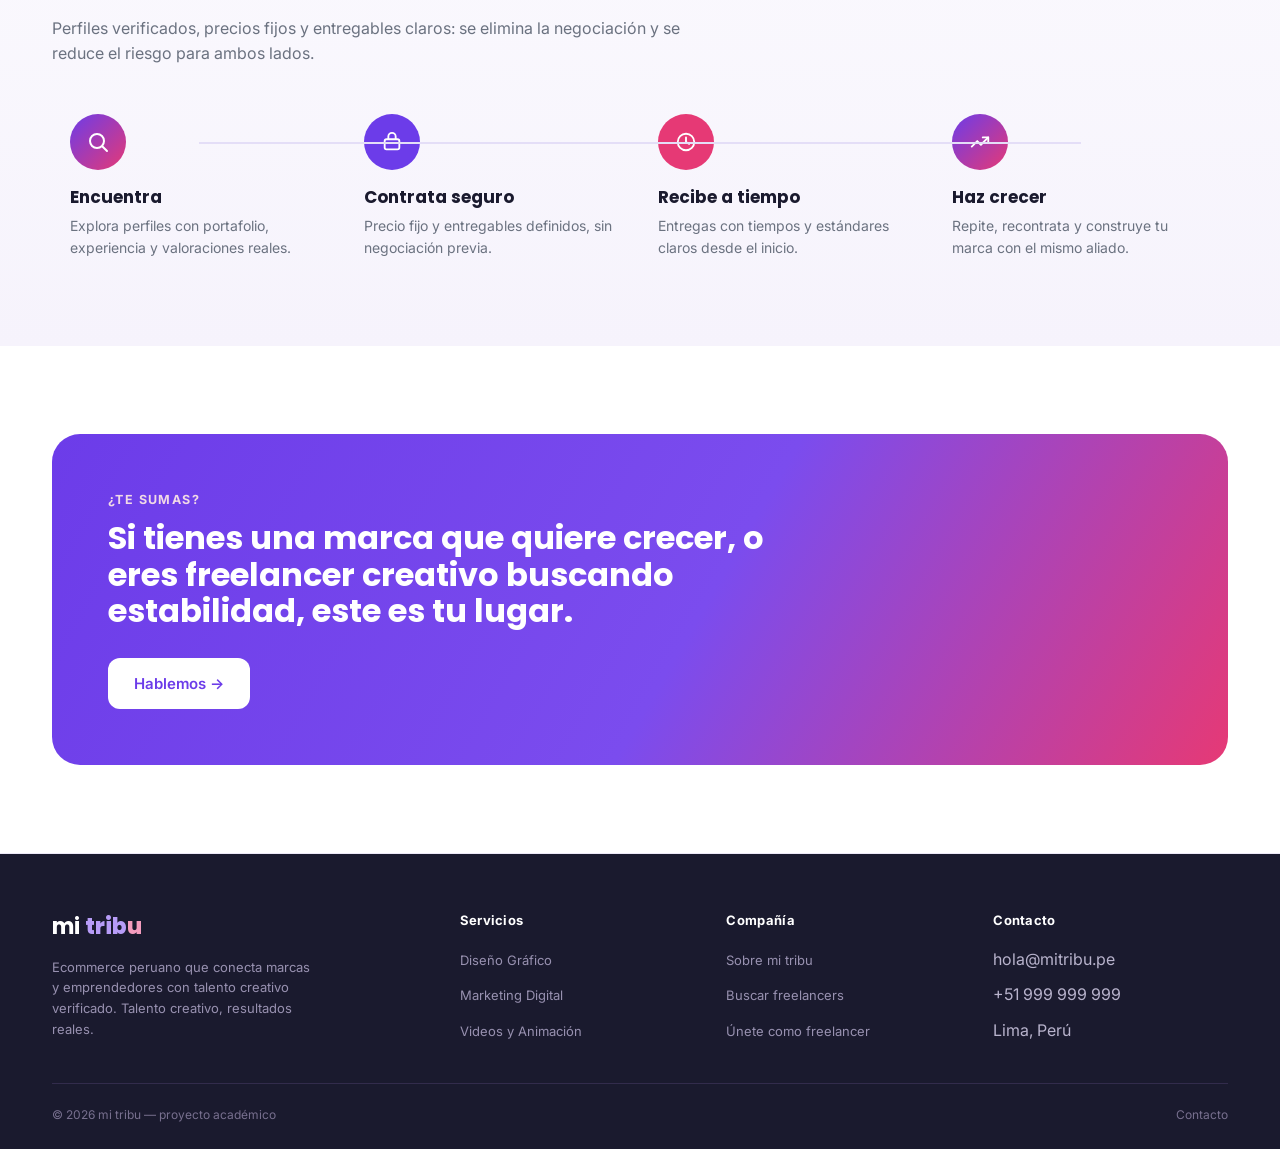
<file: nosotros.html>
<!DOCTYPE html>
<html lang="es">
<head>
<meta charset="UTF-8">
<meta name="viewport" content="width=device-width, initial-scale=1.0">
<title>Nosotros — mi tribu</title>
<link rel="preconnect" href="https://fonts.googleapis.com">
<link rel="preconnect" href="https://fonts.gstatic.com" crossorigin>
<link href="https://fonts.googleapis.com/css2?family=Poppins:wght@500;600;700;800&family=Inter:wght@400;500;600;700&display=swap" rel="stylesheet">
<link rel="stylesheet" href="style.css">
</head>
<body>

<header>
  <nav class="nav">
    <a href="index.html" class="logo">mi <b>trib</b><b class="u">u</b></a>
    <div class="nav-search">
      <svg width="15" height="15" viewBox="0 0 24 24" fill="none"><circle cx="11" cy="11" r="7" stroke="#6B7280" stroke-width="2"/><path d="M21 21l-4.3-4.3" stroke="#6B7280" stroke-width="2" stroke-linecap="round"/></svg>
      <input type="text" placeholder="¿Qué servicio creativo necesitas?" onfocus="location.href='servicios.html'" readonly>
    </div>
    <div class="navlinks">
      <a href="index.html">Inicio</a>
      <a href="servicios.html">Servicios</a>
      <a href="buscar-freelancers.html">Freelancers</a>
      <a href="nosotros.html" class="active">Nosotros</a>
      <a href="contacto.html">Contacto</a>
    </div>
    <div class="navcta">
      <a href="carrito.html" class="cart-btn" aria-label="Ver carrito">
        <svg width="19" height="19" viewBox="0 0 24 24" fill="none"><circle cx="9" cy="21" r="1.4" fill="#1A1A2E"/><circle cx="18" cy="21" r="1.4" fill="#1A1A2E"/><path d="M3 4h2l2.4 12.2a2 2 0 0 0 2 1.6h7.8a2 2 0 0 0 2-1.6L21 8H6" stroke="#1A1A2E" stroke-width="1.8" stroke-linecap="round" stroke-linejoin="round"/></svg>
        <span class="cart-count" style="display:none;">0</span>
      </a>
      <a href="app/login.html" class="btn btn-ghost btn-sm">Iniciar sesión</a>
      <a href="contacto.html" class="btn btn-primary btn-sm">Contáctanos</a>
      <button class="burger" aria-label="Abrir menú" aria-expanded="false"><span></span><span></span><span></span></button>
    </div>
    <div class="mobile-panel">
      <a href="index.html">Inicio</a>
      <a href="servicios.html">Servicios</a>
      <a href="buscar-freelancers.html">Freelancers</a>
      <a href="nosotros.html">Nosotros</a>
      <a href="contacto.html">Contacto</a>
      <a href="carrito.html">Carrito</a>
    </div>
  </nav>
</header>

<div class="page-header">
  <div class="wrap">
    <span class="pill">SOBRE MI TRIBU</span>
    <h1 class="section-title" style="margin-top:16px;">El socio creativo de las marcas pequeñas</h1>
    <p class="section-sub">Qué hacemos, para quién lo hacemos y cómo funciona la plataforma.</p>
  </div>
</div>

<!-- ============ QUÉ HACEMOS ============ -->
<section class="reveal">
  <div class="wrap">
    <span class="eyebrow">Qué hacemos</span>
    <h2 class="section-title">Un ecommerce que conecta marcas con talento creativo</h2>
    <p class="section-sub" style="max-width:760px;">
      mi tribu es una plataforma donde emprendedores y pequeñas marcas contratan servicios creativos
      —diseño, video y marketing digital— con precios fijos y entregables claros, sin negociación previa.
      Del otro lado, freelancers verificados encuentran clientes reales de forma constante y con pago seguro.
    </p>
  </div>
</section>

<!-- ============ A QUIEN AYUDAMOS — TABS ============ -->
<section class="reveal">

  <div class="wrap">
    <span class="eyebrow">Público objetivo</span>
    <h2 class="section-title">A quién ayudamos</h2>
    <p class="section-sub">Dos lados de un mismo mercado, con necesidades que se resuelven en la misma plataforma.</p>

    <div class="tab-row" data-tabgroup="persona">
      <button class="tab-btn active" data-tab="marcas">Marcas y emprendedores</button>
      <button class="tab-btn" data-tab="freelancers">Freelancers creativos</button>
    </div>

    <div class="tab-panel active" data-panel-group="persona" data-panel="marcas">
      <div class="persona-card">
        <span class="persona-tag" style="background:var(--lilac);color:var(--purple);">MARCAS Y EMPRENDEDORES</span>
        <h3 style="font-size:21px;">Necesitan crecer sin agencia</h3>
        <p style="font-size:14px;color:var(--gray);margin-top:8px;max-width:640px;">
          Emprendedores, comercios y marcas personales en Lima (Miraflores, San Isidro, Surco, La Molina, Cercado),
          25–50 años, NSE A–C, activos en redes y compras online.
        </p>
        <ul class="persona-list" style="max-width:640px;">
          <li>Buscan precios transparentes y rapidez para contratar.</li>
          <li>Valoran garantía de calidad: reseñas y portafolio real.</li>
          <li>Prefieren pagos locales: Yape, Plin, tarjeta.</li>
          <li>Descubren proveedores en Instagram, Facebook y LinkedIn.</li>
        </ul>
      </div>
    </div>

    <div class="tab-panel" data-panel-group="persona" data-panel="freelancers">
      <div class="persona-card pink">
        <span class="persona-tag" style="background:var(--pink-soft);color:var(--pink);">FREELANCERS CREATIVOS</span>
        <h3 style="font-size:21px;">Necesitan clientes constantes</h3>
        <p style="font-size:14px;color:var(--gray);margin-top:8px;max-width:640px;">
          Diseñadores, editores y especialistas en marketing digital que buscan estabilidad de ingresos
          y visibilidad frente a marcas reales, no solo proyectos aislados.
        </p>
        <ul class="persona-list" style="max-width:640px;">
          <li>Quieren un perfil con portafolio, experiencia y valoraciones.</li>
          <li>Necesitan pago seguro, sin riesgo de trabajo no remunerado.</li>
          <li>Buscan oportunidades constantes, no licitaciones eternas.</li>
          <li>Valoran visibilidad frente a MYPEs que sí pueden pagar.</li>
        </ul>
      </div>
    </div>
  </div>
</section>

<!-- ============ COMO FUNCIONA ============ -->
<section class="tint reveal">
  <div class="wrap">
    <span class="eyebrow">La solución</span>
    <h2 class="section-title">Contratar talento creativo, sin fricción</h2>
    <p class="section-sub">Perfiles verificados, precios fijos y entregables claros: se elimina la negociación y se reduce el riesgo para ambos lados.</p>
    <div class="steps">
      <div class="step">
        <div class="step-line"></div>
        <div class="step-num-circle grad-circle"><svg width="24" height="24" viewBox="0 0 24 24" fill="none"><circle cx="11" cy="11" r="7" stroke="#fff" stroke-width="2"/><path d="M21 21l-4.3-4.3" stroke="#fff" stroke-width="2" stroke-linecap="round"/></svg></div>
        <h4>Encuentra</h4>
        <p>Explora perfiles con portafolio, experiencia y valoraciones reales.</p>
      </div>
      <div class="step">
        <div class="step-line"></div>
        <div class="step-num-circle" style="background:var(--purple);"><svg width="22" height="22" viewBox="0 0 24 24" fill="none"><rect x="4" y="9" width="16" height="11" rx="2" stroke="#fff" stroke-width="2"/><path d="M8 9V6a4 4 0 0 1 8 0v3" stroke="#fff" stroke-width="2"/></svg></div>
        <h4>Contrata seguro</h4>
        <p>Precio fijo y entregables definidos, sin negociación previa.</p>
      </div>
      <div class="step">
        <div class="step-line"></div>
        <div class="step-num-circle" style="background:var(--pink);"><svg width="22" height="22" viewBox="0 0 24 24" fill="none"><circle cx="12" cy="12" r="9" stroke="#fff" stroke-width="2"/><path d="M12 7v5l3.5 2" stroke="#fff" stroke-width="2" stroke-linecap="round"/></svg></div>
        <h4>Recibe a tiempo</h4>
        <p>Entregas con tiempos y estándares claros desde el inicio.</p>
      </div>
      <div class="step">
        <div class="step-line"></div>
        <div class="step-num-circle grad-circle"><svg width="22" height="22" viewBox="0 0 24 24" fill="none"><path d="M3 17l6-6 4 4 8-8" stroke="#fff" stroke-width="2" stroke-linecap="round" stroke-linejoin="round"/><path d="M15 7h6v6" stroke="#fff" stroke-width="2" stroke-linecap="round" stroke-linejoin="round"/></svg></div>
        <h4>Haz crecer</h4>
        <p>Repite, recontrata y construye tu marca con el mismo aliado.</p>
      </div>
    </div>
  </div>
</section>

<section>
  <div class="wrap">
    <div class="closing">
      <span class="eyebrow">¿Te sumas?</span>
      <h2>Si tienes una marca que quiere crecer, o eres freelancer creativo buscando estabilidad, este es tu lugar.</h2>
      <div style="margin-top:28px;">
        <a href="contacto.html" class="btn" style="background:#fff;color:var(--purple);">Hablemos →</a>
      </div>
    </div>
  </div>
</section>

<footer class="footer-rich">
  <div class="wrap">
    <div class="fgrid">
      <div>
        <div class="flogo">mi <b>trib</b><b class="u">u</b></div>
        <p class="fdesc">Ecommerce peruano que conecta marcas y emprendedores con talento creativo verificado. Talento creativo, resultados reales.</p>
      </div>
      <div>
        <h5>Servicios</h5>
        <ul>
          <li><a href="servicios.html">Diseño Gráfico</a></li>
          <li><a href="servicios.html">Marketing Digital</a></li>
          <li><a href="servicios.html">Videos y Animación</a></li>
        </ul>
      </div>
      <div>
        <h5>Compañía</h5>
        <ul>
          <li><a href="nosotros.html">Sobre mi tribu</a></li>
          <li><a href="buscar-freelancers.html">Buscar freelancers</a></li>
          <li><a href="app/login.html">Únete como freelancer</a></li>
        </ul>
      </div>
      <div>
        <h5>Contacto</h5>
        <ul>
          <li>hola@mitribu.pe</li>
          <li>+51 999 999 999</li>
          <li>Lima, Perú</li>
        </ul>
      </div>
    </div>
    <div class="fbottom">
      <span>© 2026 mi tribu — proyecto académico</span>
      <div class="footer-links"><a href="contacto.html">Contacto</a></div>
    </div>
  </div>
</footer>

<script src="script.js"></script>
</body>
</html>
</file>
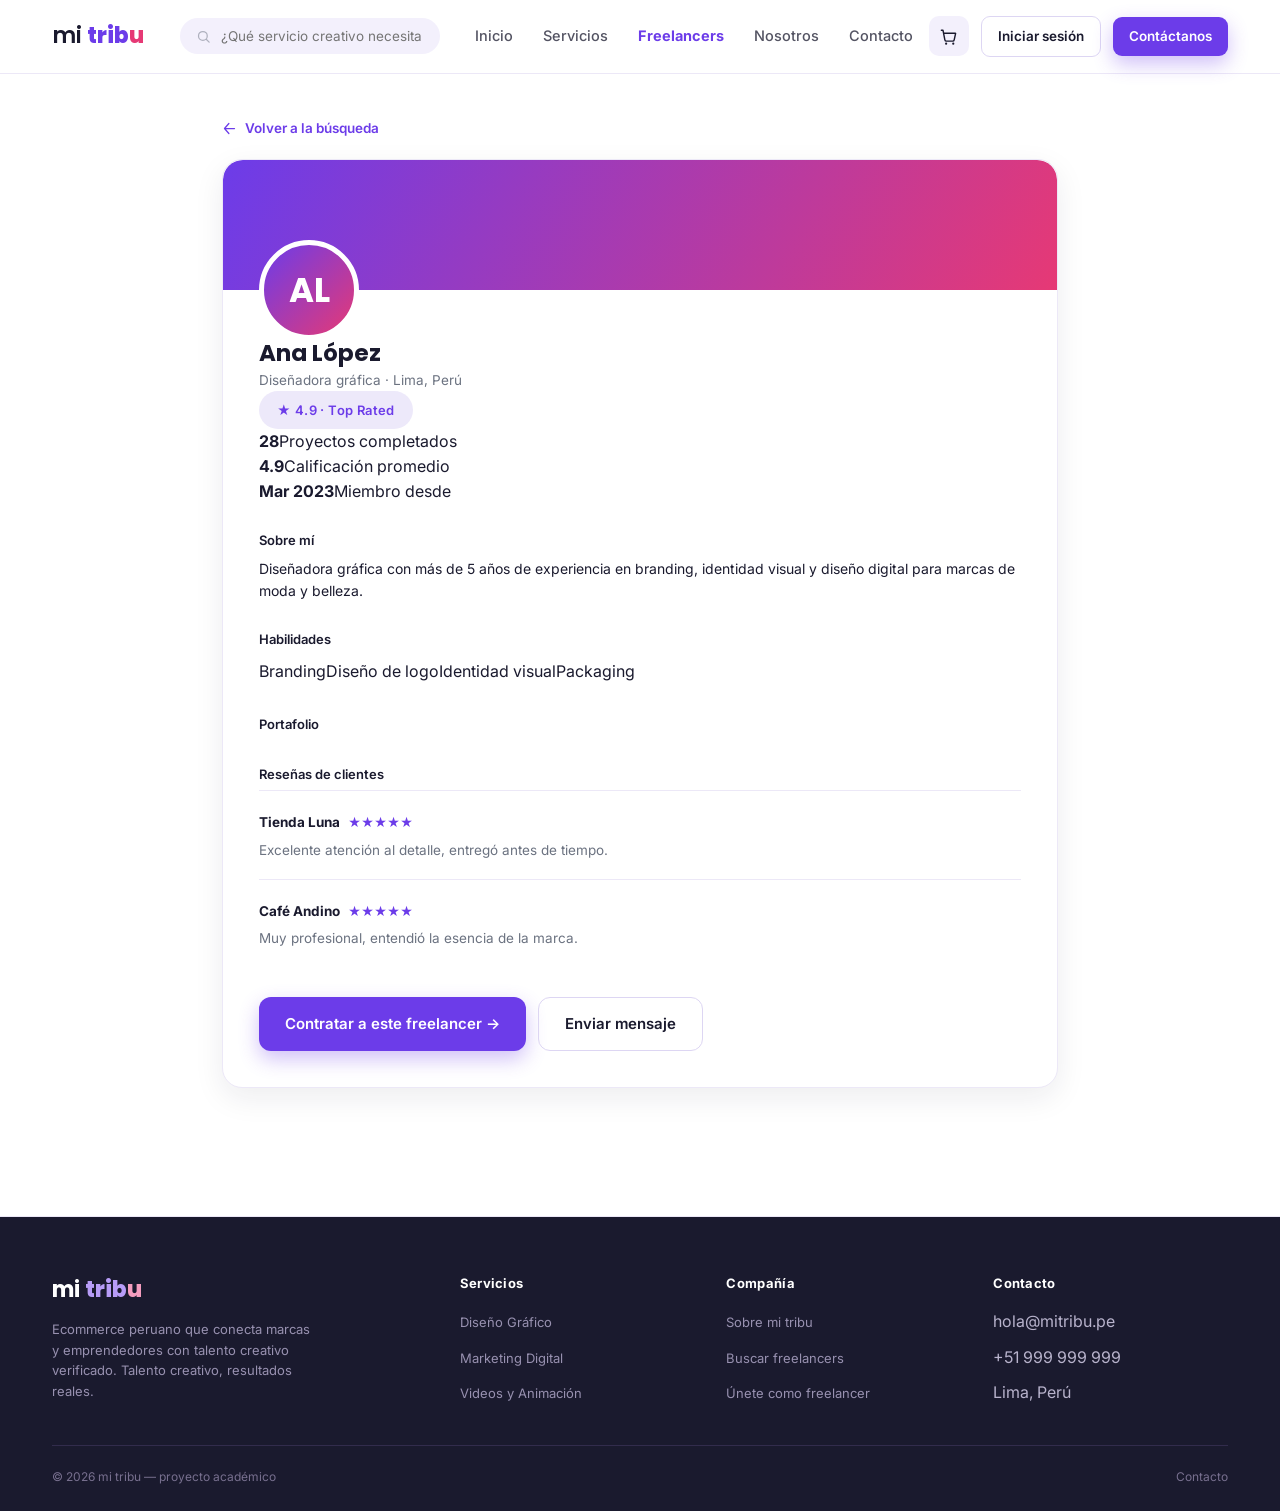
<file: perfil-publico.html>
<!DOCTYPE html>
<html lang="es">
<head>
<meta charset="UTF-8">
<meta name="viewport" content="width=device-width, initial-scale=1.0">
<title>Perfil de freelancer — mi tribu</title>
<link rel="preconnect" href="https://fonts.googleapis.com">
<link rel="preconnect" href="https://fonts.gstatic.com" crossorigin>
<link href="https://fonts.googleapis.com/css2?family=Poppins:wght@500;600;700;800&family=Inter:wght@400;500;600;700&display=swap" rel="stylesheet">
<link rel="stylesheet" href="style.css">
</head>
<body>

<header>
  <nav class="nav">
    <a href="index.html" class="logo">mi <b>trib</b><b class="u">u</b></a>
    <div class="nav-search">
      <svg width="15" height="15" viewBox="0 0 24 24" fill="none"><circle cx="11" cy="11" r="7" stroke="#6B7280" stroke-width="2"/><path d="M21 21l-4.3-4.3" stroke="#6B7280" stroke-width="2" stroke-linecap="round"/></svg>
      <input type="text" placeholder="¿Qué servicio creativo necesitas?" onfocus="location.href='servicios.html'" readonly>
    </div>
    <div class="navlinks">
      <a href="index.html">Inicio</a>
      <a href="servicios.html">Servicios</a>
      <a href="buscar-freelancers.html" class="active">Freelancers</a>
      <a href="nosotros.html">Nosotros</a>
      <a href="contacto.html">Contacto</a>
    </div>
    <div class="navcta">
      <a href="carrito.html" class="cart-btn" aria-label="Ver carrito">
        <svg width="19" height="19" viewBox="0 0 24 24" fill="none"><circle cx="9" cy="21" r="1.4" fill="#1A1A2E"/><circle cx="18" cy="21" r="1.4" fill="#1A1A2E"/><path d="M3 4h2l2.4 12.2a2 2 0 0 0 2 1.6h7.8a2 2 0 0 0 2-1.6L21 8H6" stroke="#1A1A2E" stroke-width="1.8" stroke-linecap="round" stroke-linejoin="round"/></svg>
        <span class="cart-count" style="display:none;">0</span>
      </a>
      <a href="app/login.html" class="btn btn-ghost btn-sm">Iniciar sesión</a>
      <a href="contacto.html" class="btn btn-primary btn-sm">Contáctanos</a>
      <button class="burger" aria-label="Abrir menú" aria-expanded="false"><span></span><span></span><span></span></button>
    </div>
    <div class="mobile-panel">
      <a href="index.html">Inicio</a>
      <a href="servicios.html">Servicios</a>
      <a href="buscar-freelancers.html">Freelancers</a>
      <a href="nosotros.html">Nosotros</a>
      <a href="contacto.html">Contacto</a>
      <a href="carrito.html">Carrito</a>
    </div>
  </nav>
</header>

<section class="reveal" style="padding-top:44px;">
  <div class="wrap" style="max-width:900px;">
    <a href="buscar-freelancers.html" style="display:inline-flex;align-items:center;gap:8px;font-size:13.5px;font-weight:600;color:var(--purple);margin-bottom:20px;">
      <svg width="15" height="15" viewBox="0 0 24 24" fill="none"><path d="M11 4l-7 8 7 8M4 12h16" stroke="currentColor" stroke-width="2" stroke-linecap="round" stroke-linejoin="round"/></svg>
      Volver a la búsqueda
    </a>

    <div class="pubprofile-card">
      <div class="pubprofile-cover"></div>
      <div class="pubprofile-body">
        <div class="pubprofile-avatar grad-circle" id="pp-avatar">AL</div>
        <div class="profile-name-row">
          <div>
            <h2 style="font-size:23px;" id="pp-name">Ana López</h2>
            <p style="font-size:13.5px;color:var(--gray);margin-top:4px;" id="pp-role">Diseñadora gráfica · Lima, Perú</p>
          </div>
          <div style="display:flex;gap:10px;flex-wrap:wrap;">
            <span class="pill" style="background:var(--lilac);color:var(--purple);" id="pp-rating">★ 4.9 · Top Rated</span>
          </div>
        </div>

        <div class="profile-stats">
          <div class="pstat"><b id="pp-proyectos">28</b><span>Proyectos completados</span></div>
          <div class="pstat"><b id="pp-calif">4.9</b><span>Calificación promedio</span></div>
          <div class="pstat"><b id="pp-desde">Mar 2023</b><span>Miembro desde</span></div>
        </div>

        <div style="margin-top:26px;">
          <label style="display:block;font-size:13px;font-weight:600;margin-bottom:8px;">Sobre mí</label>
          <p style="font-size:14px;color:var(--navy);line-height:1.6;" id="pp-bio">—</p>
        </div>

        <div style="margin-top:26px;">
          <label style="display:block;font-size:13px;font-weight:600;margin-bottom:10px;">Habilidades</label>
          <div id="pp-skills"></div>
        </div>

        <div style="margin-top:30px;">
          <label style="display:block;font-size:13px;font-weight:600;margin-bottom:10px;">Portafolio</label>
          <div class="portfolio-grid" style="grid-template-columns:repeat(4,1fr);">
            <div class="portfolio-item"></div>
            <div class="portfolio-item"></div>
            <div class="portfolio-item"></div>
            <div class="portfolio-item"></div>
          </div>
        </div>

        <div style="margin-top:30px;">
          <label style="display:block;font-size:13px;font-weight:600;margin-bottom:6px;">Reseñas de clientes</label>
          <div id="pp-reviews"></div>
        </div>

        <div style="margin-top:30px;display:flex;gap:12px;flex-wrap:wrap;">
          <a href="contacto.html" id="pp-contratar" class="btn btn-primary">Contratar a este freelancer →</a>
          <a href="contacto.html" class="btn btn-ghost">Enviar mensaje</a>
        </div>
      </div>
    </div>
  </div>
</section>

<footer class="footer-rich" style="margin-top:40px;">
  <div class="wrap">
    <div class="fgrid">
      <div>
        <div class="flogo">mi <b>trib</b><b class="u">u</b></div>
        <p class="fdesc">Ecommerce peruano que conecta marcas y emprendedores con talento creativo verificado. Talento creativo, resultados reales.</p>
      </div>
      <div>
        <h5>Servicios</h5>
        <ul>
          <li><a href="servicios.html">Diseño Gráfico</a></li>
          <li><a href="servicios.html">Marketing Digital</a></li>
          <li><a href="servicios.html">Videos y Animación</a></li>
        </ul>
      </div>
      <div>
        <h5>Compañía</h5>
        <ul>
          <li><a href="nosotros.html">Sobre mi tribu</a></li>
          <li><a href="buscar-freelancers.html">Buscar freelancers</a></li>
          <li><a href="app/login.html">Únete como freelancer</a></li>
        </ul>
      </div>
      <div>
        <h5>Contacto</h5>
        <ul>
          <li>hola@mitribu.pe</li>
          <li>+51 999 999 999</li>
          <li>Lima, Perú</li>
        </ul>
      </div>
    </div>
    <div class="fbottom">
      <span>© 2026 mi tribu — proyecto académico</span>
      <div class="footer-links"><a href="contacto.html">Contacto</a></div>
    </div>
  </div>
</footer>

<script src="script.js"></script>
<script>
  const FREELANCERS = {
    fl1: { name:'Ana López', role:'Diseñadora gráfica · Lima, Perú', rating:'★ 4.9 · Top Rated', proyectos:28, calif:'4.9', desde:'Mar 2023',
      bio:'Diseñadora gráfica con más de 5 años de experiencia en branding, identidad visual y diseño digital para marcas de moda y belleza.',
      skills:['Branding','Diseño de logo','Identidad visual','Packaging'], initials:'AL', grad:'linear-gradient(135deg,#6C3CE9,#E63975)',
      reviews:[{name:'Tienda Luna',stars:'★★★★★',text:'Excelente atención al detalle, entregó antes de tiempo.'},{name:'Café Andino',stars:'★★★★★',text:'Muy profesional, entendió la esencia de la marca.'}] },
    fl2: { name:'Carlos Torres', role:'Editor de video · Lima, Perú', rating:'★ 4.7 · Verificado', proyectos:15, calif:'4.7', desde:'Ago 2023',
      bio:'Editor especializado en contenido para redes sociales: reels, motion graphics y piezas dinámicas para marcas de alimentos y retail.',
      skills:['Reels','Motion graphics','Edición','Colorización'], initials:'CT', grad:'linear-gradient(135deg,#E63975,#6C3CE9)',
      reviews:[{name:'FitLife Perú',stars:'★★★★★',text:'Los reels aumentaron nuestro alcance muchísimo.'},{name:'Bodega San José',stars:'★★★★☆',text:'Buen trabajo, comunicación clara durante el proceso.'}] },
    fl3: { name:'María Fernández', role:'Estratega digital · Lima, Perú', rating:'★ 5.0 · Top Rated', proyectos:41, calif:'5.0', desde:'Ene 2022',
      bio:'Especialista en estrategia de contenido y pauta digital, ayudando a negocios pequeños a crecer con presupuestos acotados.',
      skills:['Estrategia de marca','Pauta digital','Contenido','Analítica'], initials:'MF', grad:'linear-gradient(135deg,#4B22B0,#E63975)',
      reviews:[{name:'Boutique Nova',stars:'★★★★★',text:'Triplicamos nuestras ventas online en 2 meses.'},{name:'Estudio Fit',stars:'★★★★★',text:'Muy clara explicando resultados y métricas.'}] },
    fl4: { name:'Camila Rodríguez', role:'Diseñadora gráfica · Lima, Perú', rating:'★ 5.0 · Top Rated', proyectos:120, calif:'5.0', desde:'Jun 2021',
      bio:'Diseño de piezas para redes sociales y campañas visuales, con más de 120 proyectos entregados para marcas peruanas.',
      skills:['Redes sociales','Piezas gráficas','Ilustración','Branding'], initials:'CR', grad:'linear-gradient(135deg,#6C3CE9,#8B5CF6)',
      reviews:[{name:'Marca Runa',stars:'★★★★★',text:'Nuestro feed nunca se vio tan profesional.'},{name:'Sabor Norteño',stars:'★★★★★',text:'Rápida, creativa y siempre a tiempo.'}] },
    fl5: { name:'Diego Ramos', role:'Animador 2D · Lima, Perú', rating:'★ 4.8 · Verificado', proyectos:19, calif:'4.8', desde:'Oct 2023',
      bio:'Animaciones explicativas y video institucional para marcas de tecnología y servicios profesionales.',
      skills:['Animación 2D','Storyboard','Video institucional'], initials:'DR', grad:'linear-gradient(135deg,#FB923C,#E63975)',
      reviews:[{name:'TechSol Perú',stars:'★★★★★',text:'El video explicó nuestro producto perfectamente.'},{name:'Consultora Prisma',stars:'★★★★☆',text:'Buena calidad, entrega dentro del plazo.'}] },
    fl6: { name:'Rodrigo Salas', role:'Especialista en pauta digital · Lima, Perú', rating:'★ 4.6 · Verificado', proyectos:22, calif:'4.6', desde:'Feb 2023',
      bio:'Campañas en Meta Ads y Google Ads con foco en conversión, especializado en MYPEs con presupuestos reducidos.',
      skills:['Meta Ads','Google Ads','Analítica','Optimización'], initials:'RS', grad:'linear-gradient(135deg,#6C3CE9,#4B22B0)',
      reviews:[{name:'Zapatería Andina',stars:'★★★★★',text:'Bajó nuestro costo por venta a la mitad.'},{name:'Panadería Trigo',stars:'★★★★☆',text:'Buen manejo de presupuesto y resultados claros.'}] }
  };

  const id = new URLSearchParams(window.location.search).get('id') || 'fl1';
  const f = FREELANCERS[id] || FREELANCERS['fl1'];

  document.getElementById('pp-name').textContent = f.name;
  document.getElementById('pp-role').textContent = f.role;
  document.getElementById('pp-rating').textContent = f.rating;
  document.getElementById('pp-proyectos').textContent = f.proyectos;
  document.getElementById('pp-calif').textContent = f.calif;
  document.getElementById('pp-desde').textContent = f.desde;
  document.getElementById('pp-bio').textContent = f.bio;
  document.getElementById('pp-avatar').textContent = f.initials;
  document.getElementById('pp-avatar').style.background = f.grad;
  document.getElementById('pp-contratar').href = `contacto.html?servicio=${encodeURIComponent('Otro / no estoy seguro')}`;

  const skillsWrap = document.getElementById('pp-skills');
  f.skills.forEach(s => {
    const pill = document.createElement('span');
    pill.className = 'tag-pill';
    pill.style.cursor = 'default';
    pill.textContent = s;
    skillsWrap.appendChild(pill);
  });

  const reviewsWrap = document.getElementById('pp-reviews');
  f.reviews.forEach(r => {
    const div = document.createElement('div');
    div.className = 'review-item';
    div.innerHTML = `<span class="rname">${r.name}</span><span class="rstars">${r.stars}</span><p>${r.text}</p>`;
    reviewsWrap.appendChild(div);
  });
</script>
</body>
</html>
</file>
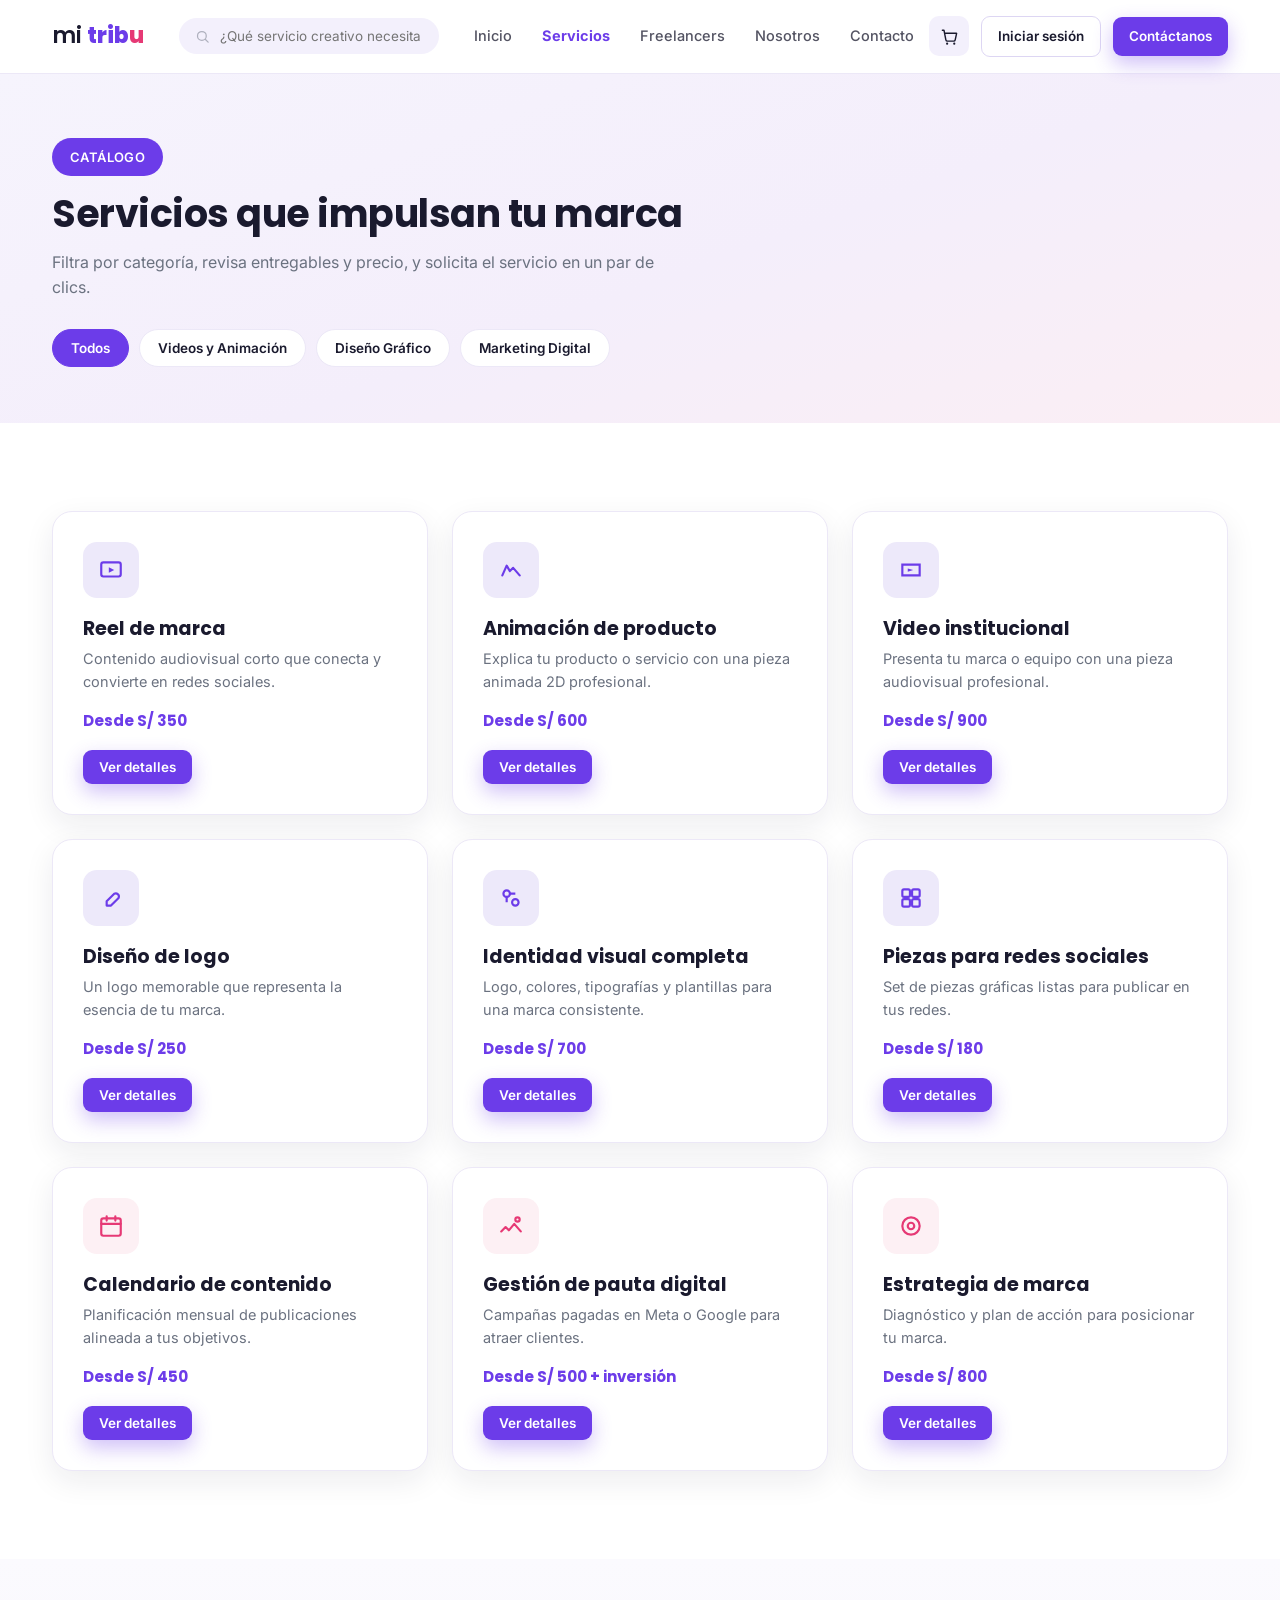
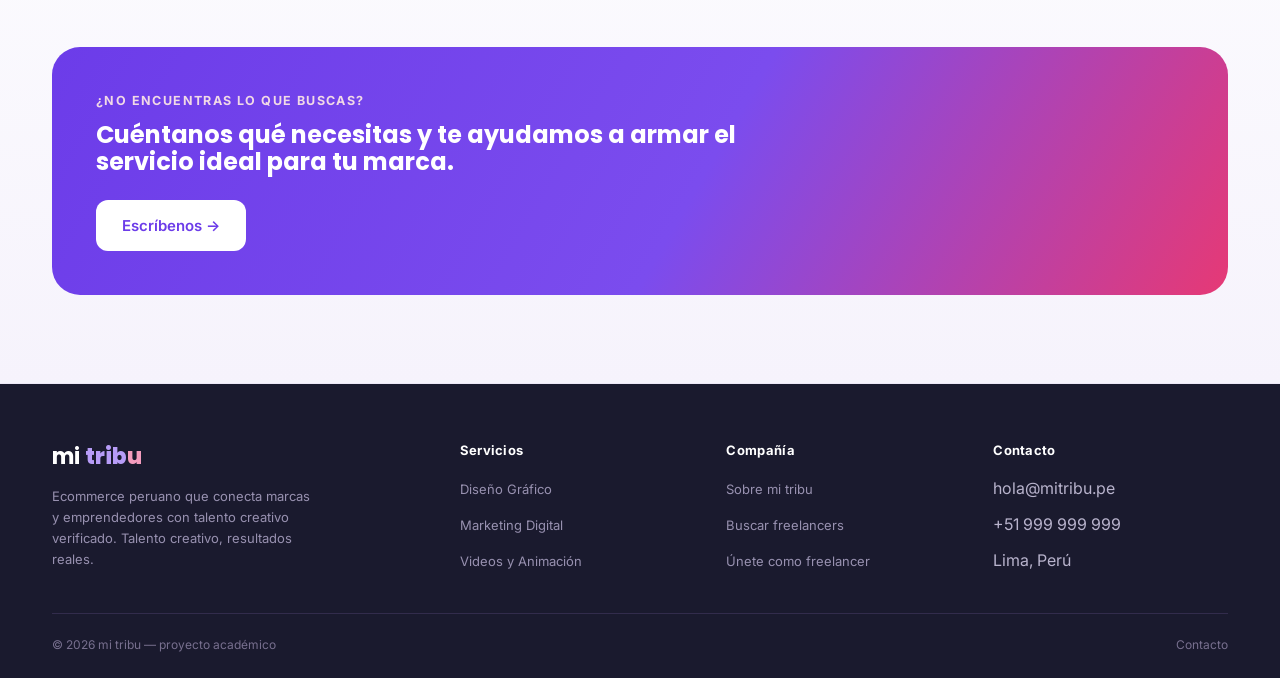
<file: servicios.html>
<!DOCTYPE html>
<html lang="es">
<head>
<meta charset="UTF-8">
<meta name="viewport" content="width=device-width, initial-scale=1.0">
<title>Servicios — mi tribu</title>
<link rel="preconnect" href="https://fonts.googleapis.com">
<link rel="preconnect" href="https://fonts.gstatic.com" crossorigin>
<link href="https://fonts.googleapis.com/css2?family=Poppins:wght@500;600;700;800&family=Inter:wght@400;500;600;700&display=swap" rel="stylesheet">
<link rel="stylesheet" href="style.css">
</head>
<body>

<header>
  <nav class="nav">
    <a href="index.html" class="logo">mi <b>trib</b><b class="u">u</b></a>
    <div class="nav-search">
      <svg width="15" height="15" viewBox="0 0 24 24" fill="none"><circle cx="11" cy="11" r="7" stroke="#6B7280" stroke-width="2"/><path d="M21 21l-4.3-4.3" stroke="#6B7280" stroke-width="2" stroke-linecap="round"/></svg>
      <input type="text" placeholder="¿Qué servicio creativo necesitas?" onfocus="location.href='servicios.html'" readonly>
    </div>
    <div class="navlinks">
      <a href="index.html">Inicio</a>
      <a href="servicios.html" class="active">Servicios</a>
      <a href="buscar-freelancers.html">Freelancers</a>
      <a href="nosotros.html">Nosotros</a>
      <a href="contacto.html">Contacto</a>
    </div>
    <div class="navcta">
      <a href="carrito.html" class="cart-btn" aria-label="Ver carrito">
        <svg width="19" height="19" viewBox="0 0 24 24" fill="none"><circle cx="9" cy="21" r="1.4" fill="#1A1A2E"/><circle cx="18" cy="21" r="1.4" fill="#1A1A2E"/><path d="M3 4h2l2.4 12.2a2 2 0 0 0 2 1.6h7.8a2 2 0 0 0 2-1.6L21 8H6" stroke="#1A1A2E" stroke-width="1.8" stroke-linecap="round" stroke-linejoin="round"/></svg>
        <span class="cart-count" style="display:none;">0</span>
      </a>
      <a href="app/login.html" class="btn btn-ghost btn-sm">Iniciar sesión</a>
      <a href="contacto.html" class="btn btn-primary btn-sm">Contáctanos</a>
      <button class="burger" aria-label="Abrir menú" aria-expanded="false"><span></span><span></span><span></span></button>
    </div>
    <div class="mobile-panel">
      <a href="index.html">Inicio</a>
      <a href="servicios.html">Servicios</a>
      <a href="buscar-freelancers.html">Freelancers</a>
      <a href="nosotros.html">Nosotros</a>
      <a href="contacto.html">Contacto</a>
      <a href="carrito.html">Carrito</a>
    </div>
  </nav>
</header>

<div class="page-header">
  <div class="wrap">
    <span class="pill">CATÁLOGO</span>
    <h1 class="section-title" style="margin-top:16px;">Servicios que impulsan tu marca</h1>
    <p class="section-sub">Filtra por categoría, revisa entregables y precio, y solicita el servicio en un par de clics.</p>
    <div class="filter-row">
      <button class="filter-chip active" data-filter="todos">Todos</button>
      <button class="filter-chip" data-filter="video">Videos y Animación</button>
      <button class="filter-chip" data-filter="diseno">Diseño Gráfico</button>
      <button class="filter-chip" data-filter="marketing">Marketing Digital</button>
    </div>
  </div>
</div>

<section class="reveal">
  <div class="wrap">
    <div class="grid-3" id="serviceGrid">

      <!-- VIDEO -->
      <div class="service-card" data-cat="video" data-cat-label="Videos y Animación"
           data-title="Reel de marca" data-price="Desde S/ 350"
           data-full="Un reel corto, dinámico y editado a tu ritmo, pensado para redes sociales y para captar atención en los primeros 3 segundos."
           data-deliverables="1 video de 15-30 seg|Formato vertical (Reels/TikTok)|2 rondas de ajustes|Música y subtítulos incluidos">
        <div class="service-icon" style="background:var(--lilac);"><svg width="26" height="26" viewBox="0 0 24 24" fill="none"><rect x="3" y="5" width="18" height="13" rx="2" stroke="#6C3CE9" stroke-width="2"/><path d="M10 9.5l5 2.5-5 2.5v-5z" fill="#6C3CE9"/></svg></div>
        <h3>Reel de marca</h3>
        <p>Contenido audiovisual corto que conecta y convierte en redes sociales.</p>
        <div class="service-price">Desde S/ 350</div>
        <div class="service-actions">
          <button class="btn btn-primary btn-sm" data-open-modal>Ver detalles</button>
        </div>
      </div>

      <div class="service-card" data-cat="video" data-cat-label="Videos y Animación"
           data-title="Animación de producto" data-price="Desde S/ 600"
           data-full="Animación 2D de tu producto o servicio, ideal para explicar en video lo que las fotos no logran comunicar."
           data-deliverables="1 video animado de 30-45 seg|Guion y storyboard incluidos|2 rondas de ajustes|Entrega en MP4 + versión vertical">
        <div class="service-icon" style="background:var(--lilac);"><svg width="26" height="26" viewBox="0 0 24 24" fill="none"><path d="M4 17l4-9 3 5 3-3 6 7" stroke="#6C3CE9" stroke-width="2" stroke-linecap="round" stroke-linejoin="round"/></svg></div>
        <h3>Animación de producto</h3>
        <p>Explica tu producto o servicio con una pieza animada 2D profesional.</p>
        <div class="service-price">Desde S/ 600</div>
        <div class="service-actions">
          <button class="btn btn-primary btn-sm" data-open-modal>Ver detalles</button>
        </div>
      </div>

      <div class="service-card" data-cat="video" data-cat-label="Videos y Animación"
           data-title="Video institucional" data-price="Desde S/ 900"
           data-full="Un video que presenta tu marca, equipo o proceso de trabajo, ideal para tu web o redes corporativas."
           data-deliverables="1 video de 1-2 min|Grabación + edición|Guion previo incluido|2 rondas de ajustes">
        <div class="service-icon" style="background:var(--lilac);"><svg width="26" height="26" viewBox="0 0 24 24" fill="none"><path d="M4 7h16v10H4z" stroke="#6C3CE9" stroke-width="2"/><path d="M9 10.5l5 1.5-5 1.5v-3z" fill="#6C3CE9"/></svg></div>
        <h3>Video institucional</h3>
        <p>Presenta tu marca o equipo con una pieza audiovisual profesional.</p>
        <div class="service-price">Desde S/ 900</div>
        <div class="service-actions">
          <button class="btn btn-primary btn-sm" data-open-modal>Ver detalles</button>
        </div>
      </div>

      <!-- DISEÑO -->
      <div class="service-card" data-cat="diseno" data-cat-label="Diseño Gráfico"
           data-title="Diseño de logo" data-price="Desde S/ 250"
           data-full="Un logo único para tu marca, con propuestas iniciales y ajustes hasta que quede exactamente como lo imaginas."
           data-deliverables="3 propuestas de logo|2 rondas de ajustes|Archivos en PNG, SVG y PDF|Manual de uso básico">
        <div class="service-icon" style="background:var(--lilac);"><svg width="26" height="26" viewBox="0 0 24 24" fill="none"><path d="M12 19l7-7a3 3 0 0 0-4-4l-7 7v4h4z" stroke="#6C3CE9" stroke-width="2" stroke-linejoin="round"/></svg></div>
        <h3>Diseño de logo</h3>
        <p>Un logo memorable que representa la esencia de tu marca.</p>
        <div class="service-price">Desde S/ 250</div>
        <div class="service-actions">
          <button class="btn btn-primary btn-sm" data-open-modal>Ver detalles</button>
        </div>
      </div>

      <div class="service-card" data-cat="diseno" data-cat-label="Diseño Gráfico"
           data-title="Identidad visual completa" data-price="Desde S/ 700"
           data-full="Todo lo que tu marca necesita para verse consistente en todos lados: logo, colores, tipografías y plantillas base."
           data-deliverables="Logo + variaciones|Paleta de colores y tipografías|Plantillas para redes sociales|Manual de marca en PDF">
        <div class="service-icon" style="background:var(--lilac);"><svg width="26" height="26" viewBox="0 0 24 24" fill="none"><circle cx="8" cy="8" r="3" stroke="#6C3CE9" stroke-width="2"/><circle cx="16" cy="16" r="3" stroke="#6C3CE9" stroke-width="2"/><path d="M11 8h5M8 11v5" stroke="#6C3CE9" stroke-width="2"/></svg></div>
        <h3>Identidad visual completa</h3>
        <p>Logo, colores, tipografías y plantillas para una marca consistente.</p>
        <div class="service-price">Desde S/ 700</div>
        <div class="service-actions">
          <button class="btn btn-primary btn-sm" data-open-modal>Ver detalles</button>
        </div>
      </div>

      <div class="service-card" data-cat="diseno" data-cat-label="Diseño Gráfico"
           data-title="Piezas para redes sociales" data-price="Desde S/ 180"
           data-full="Un set de piezas gráficas listas para publicar, diseñadas bajo la identidad de tu marca."
           data-deliverables="8 piezas para feed/stories|Formato editable + listo para publicar|1 ronda de ajustes|Entrega en 4 días hábiles">
        <div class="service-icon" style="background:var(--lilac);"><svg width="26" height="26" viewBox="0 0 24 24" fill="none"><rect x="4" y="4" width="7" height="7" rx="1.5" stroke="#6C3CE9" stroke-width="2"/><rect x="13" y="4" width="7" height="7" rx="1.5" stroke="#6C3CE9" stroke-width="2"/><rect x="4" y="13" width="7" height="7" rx="1.5" stroke="#6C3CE9" stroke-width="2"/><rect x="13" y="13" width="7" height="7" rx="1.5" stroke="#6C3CE9" stroke-width="2"/></svg></div>
        <h3>Piezas para redes sociales</h3>
        <p>Set de piezas gráficas listas para publicar en tus redes.</p>
        <div class="service-price">Desde S/ 180</div>
        <div class="service-actions">
          <button class="btn btn-primary btn-sm" data-open-modal>Ver detalles</button>
        </div>
      </div>

      <!-- MARKETING -->
      <div class="service-card" data-cat="marketing" data-cat-label="Marketing Digital"
           data-title="Calendario de contenido mensual" data-price="Desde S/ 450"
           data-full="Planificación mensual de qué publicar y cuándo, alineada a los objetivos de tu marca y tu audiencia."
           data-deliverables="Calendario de 20-25 publicaciones|Copys incluidos|Sugerencias de formato (reel, carrusel, etc.)|Entrega mensual">
        <div class="service-icon" style="background:var(--pink-soft);"><svg width="26" height="26" viewBox="0 0 24 24" fill="none"><rect x="3" y="5" width="18" height="16" rx="2" stroke="#E63975" stroke-width="2"/><path d="M3 10h18M8 3v4M16 3v4" stroke="#E63975" stroke-width="2" stroke-linecap="round"/></svg></div>
        <h3>Calendario de contenido</h3>
        <p>Planificación mensual de publicaciones alineada a tus objetivos.</p>
        <div class="service-price">Desde S/ 450</div>
        <div class="service-actions">
          <button class="btn btn-primary btn-sm" data-open-modal>Ver detalles</button>
        </div>
      </div>

      <div class="service-card" data-cat="marketing" data-cat-label="Marketing Digital"
           data-title="Gestión de pauta digital" data-price="Desde S/ 500 + inversión"
           data-full="Configuración y optimización de campañas pagadas en Meta o Google, para atraer clientes de forma medible."
           data-deliverables="Configuración de campaña|Segmentación de audiencia|Reporte quincenal de resultados|Optimización continua">
        <div class="service-icon" style="background:var(--pink-soft);"><svg width="26" height="26" viewBox="0 0 24 24" fill="none"><path d="M3 17l4-4 3 3 5-6 6 7" stroke="#E63975" stroke-width="2" stroke-linecap="round" stroke-linejoin="round"/><circle cx="18" cy="6" r="2" stroke="#E63975" stroke-width="2"/></svg></div>
        <h3>Gestión de pauta digital</h3>
        <p>Campañas pagadas en Meta o Google para atraer clientes.</p>
        <div class="service-price">Desde S/ 500 + inversión</div>
        <div class="service-actions">
          <button class="btn btn-primary btn-sm" data-open-modal>Ver detalles</button>
        </div>
      </div>

      <div class="service-card" data-cat="marketing" data-cat-label="Marketing Digital"
           data-title="Estrategia de marca" data-price="Desde S/ 800"
           data-full="Un diagnóstico y plan de acción para posicionar tu marca: público objetivo, mensajes clave y canales prioritarios."
           data-deliverables="Diagnóstico de marca y competencia|Definición de público objetivo|Mensajes clave por canal|Documento de estrategia en PDF">
        <div class="service-icon" style="background:var(--pink-soft);"><svg width="26" height="26" viewBox="0 0 24 24" fill="none"><circle cx="12" cy="12" r="8" stroke="#E63975" stroke-width="2"/><circle cx="12" cy="12" r="3" stroke="#E63975" stroke-width="2"/></svg></div>
        <h3>Estrategia de marca</h3>
        <p>Diagnóstico y plan de acción para posicionar tu marca.</p>
        <div class="service-price">Desde S/ 800</div>
        <div class="service-actions">
          <button class="btn btn-primary btn-sm" data-open-modal>Ver detalles</button>
        </div>
      </div>

    </div>
  </div>
</section>

<section class="tint">
  <div class="wrap">
    <div class="closing" style="padding:44px;">
      <span class="eyebrow">¿No encuentras lo que buscas?</span>
      <h2 style="font-size:24px;">Cuéntanos qué necesitas y te ayudamos a armar el servicio ideal para tu marca.</h2>
      <div style="margin-top:24px;">
        <a href="contacto.html" class="btn" style="background:#fff;color:var(--purple);">Escríbenos →</a>
      </div>
    </div>
  </div>
</section>

<footer class="footer-rich">
  <div class="wrap">
    <div class="fgrid">
      <div>
        <div class="flogo">mi <b>trib</b><b class="u">u</b></div>
        <p class="fdesc">Ecommerce peruano que conecta marcas y emprendedores con talento creativo verificado. Talento creativo, resultados reales.</p>
      </div>
      <div>
        <h5>Servicios</h5>
        <ul>
          <li><a href="servicios.html">Diseño Gráfico</a></li>
          <li><a href="servicios.html">Marketing Digital</a></li>
          <li><a href="servicios.html">Videos y Animación</a></li>
        </ul>
      </div>
      <div>
        <h5>Compañía</h5>
        <ul>
          <li><a href="nosotros.html">Sobre mi tribu</a></li>
          <li><a href="buscar-freelancers.html">Buscar freelancers</a></li>
          <li><a href="app/login.html">Únete como freelancer</a></li>
        </ul>
      </div>
      <div>
        <h5>Contacto</h5>
        <ul>
          <li>hola@mitribu.pe</li>
          <li>+51 999 999 999</li>
          <li>Lima, Perú</li>
        </ul>
      </div>
    </div>
    <div class="fbottom">
      <span>© 2026 mi tribu — proyecto académico</span>
      <div class="footer-links"><a href="contacto.html">Contacto</a></div>
    </div>
  </div>
</footer>

<!-- ============ MODAL ============ -->
<div class="modal-overlay" id="modalOverlay">
  <div class="modal-box">
    <button class="modal-close" data-close-modal aria-label="Cerrar">
      <svg width="16" height="16" viewBox="0 0 24 24" fill="none"><path d="M6 6l12 12M18 6L6 18" stroke="#1A1A2E" stroke-width="2" stroke-linecap="round"/></svg>
    </button>
    <span class="modal-tag" id="modalTag">Categoría</span>
    <h3 id="modalTitle">Título del servicio</h3>
    <p class="modal-desc" id="modalDesc">Descripción</p>
    <ul class="modal-list" id="modalList"></ul>
    <div class="modal-price-row">
      <span class="lab">Precio</span>
      <span class="val" id="modalPrice">—</span>
    </div>
    <a href="contacto.html" id="modalCta" class="btn btn-primary" style="width:100%;">Solicitar este servicio →</a>
    <button id="modalAddCart" data-add-cart class="btn btn-ghost" style="width:100%;margin-top:10px;">Añadir al carrito 🛒</button>
  </div>
</div>

<script src="script.js"></script>
</body>
</html>
</file>
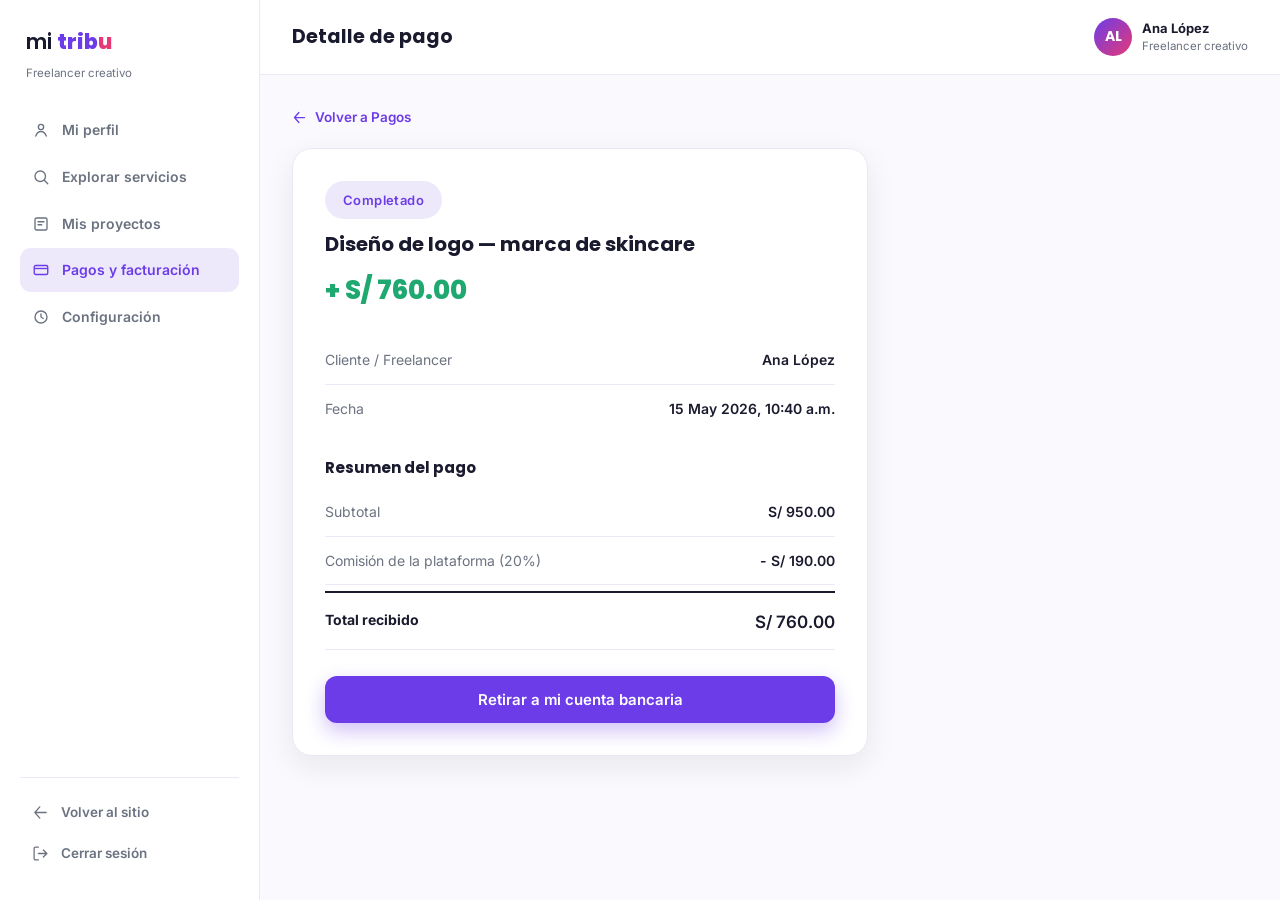
<file: index/detalle-pago.html>
<!DOCTYPE html>
<html lang="es">
<head>
<meta charset="UTF-8">
<meta name="viewport" content="width=device-width, initial-scale=1.0">
<title>Detalle de pago — mi tribu</title>
<link rel="preconnect" href="https://fonts.googleapis.com">
<link rel="preconnect" href="https://fonts.gstatic.com" crossorigin>
<link href="https://fonts.googleapis.com/css2?family=Poppins:wght@500;600;700;800&family=Inter:wght@400;500;600;700&display=swap" rel="stylesheet">
<link rel="stylesheet" href="../style.css">
<link rel="stylesheet" href="dashboard.css">
</head>
<body class="app-body">

<div class="sidebar-overlay"></div>
<div class="app-shell">

  <aside class="sidebar">
    <button class="sidebar-close" aria-label="Cerrar menú"><svg width="20" height="20" viewBox="0 0 24 24" fill="none"><path d="M6 6l12 12M18 6L6 18" stroke="#1A1A2E" stroke-width="2" stroke-linecap="round"/></svg></button>
    <div class="sidebar-logo">mi <b>trib</b><b class="u">u</b></div>
    <div class="sidebar-role js-user-role">Panel</div>
    <ul class="sidebar-nav">
      <li><a href="perfil.html"><svg width="18" height="18" viewBox="0 0 24 24" fill="none"><circle cx="12" cy="8" r="3.5" stroke="currentColor" stroke-width="1.8"/><path d="M5 20c1.5-4 4.5-6 7-6s5.5 2 7 6" stroke="currentColor" stroke-width="1.8" stroke-linecap="round"/></svg>Mi perfil</a></li>
      <li><a href="../servicios.html"><svg width="18" height="18" viewBox="0 0 24 24" fill="none"><circle cx="11" cy="11" r="7" stroke="currentColor" stroke-width="1.8"/><path d="M21 21l-4.3-4.3" stroke="currentColor" stroke-width="1.8" stroke-linecap="round"/></svg>Explorar servicios</a></li>
      <li><a href="propuestas.html"><svg width="18" height="18" viewBox="0 0 24 24" fill="none"><rect x="4" y="4" width="16" height="16" rx="2" stroke="currentColor" stroke-width="1.8"/><path d="M8 9h8M8 13h5" stroke="currentColor" stroke-width="1.8" stroke-linecap="round"/></svg>Mis proyectos</a></li>
      <li><a href="pagos.html" class="active"><svg width="18" height="18" viewBox="0 0 24 24" fill="none"><rect x="3" y="6" width="18" height="12" rx="2" stroke="currentColor" stroke-width="1.8"/><path d="M3 10h18" stroke="currentColor" stroke-width="1.8"/></svg>Pagos y facturación</a></li>
      <li><a href="#" onclick="return false;"><svg width="18" height="18" viewBox="0 0 24 24" fill="none"><circle cx="12" cy="12" r="8" stroke="currentColor" stroke-width="1.8"/><path d="M12 8v4l3 2" stroke="currentColor" stroke-width="1.8" stroke-linecap="round"/></svg>Configuración</a></li>
    </ul>
    <div class="sidebar-foot">
      <a href="../index.html"><svg width="17" height="17" viewBox="0 0 24 24" fill="none"><path d="M11 4l-7 8 7 8M4 12h16" stroke="currentColor" stroke-width="1.8" stroke-linecap="round" stroke-linejoin="round"/></svg>Volver al sitio</a>
      <a href="#" class="js-logout"><svg width="17" height="17" viewBox="0 0 24 24" fill="none"><path d="M9 21H5a2 2 0 0 1-2-2V5a2 2 0 0 1 2-2h4M16 17l5-5-5-5M21 12H9" stroke="currentColor" stroke-width="1.8" stroke-linecap="round" stroke-linejoin="round"/></svg>Cerrar sesión</a>
    </div>
  </aside>

  <div>
    <div class="topbar">
      <div style="display:flex;align-items:center;gap:14px;">
        <button class="sidebar-toggle icon-btn" aria-label="Abrir menú"><svg width="18" height="18" viewBox="0 0 24 24" fill="none"><path d="M3 6h18M3 12h18M3 18h18" stroke="#1A1A2E" stroke-width="2" stroke-linecap="round"/></svg></button>
        <div class="topbar-title">Detalle de pago</div>
      </div>
      <div class="topbar-right">
        <div class="topbar-avatar">
          <div class="avatar-circle grad-circle js-user-initials">AL</div>
          <div class="who"><div class="name js-user-name">Ana López</div><div class="role js-user-role">Freelancer creativo</div></div>
        </div>
      </div>
    </div>

    <main class="app-main" id="txDetail" style="max-width:640px;">
      <a href="pagos.html" style="display:inline-flex;align-items:center;gap:8px;font-size:13.5px;font-weight:600;color:var(--purple);margin-bottom:20px;">
        <svg width="15" height="15" viewBox="0 0 24 24" fill="none"><path d="M11 4l-7 8 7 8M4 12h16" stroke="currentColor" stroke-width="2" stroke-linecap="round" stroke-linejoin="round"/></svg>
        Volver a Pagos
      </a>

      <div class="card">
        <div style="display:flex;justify-content:space-between;align-items:flex-start;gap:14px;flex-wrap:wrap;">
          <div>
            <span class="pill" style="background:var(--lilac);color:var(--purple);" id="tx-status">Completado</span>
            <h3 style="font-size:20px;margin-top:14px;" id="tx-title">Diseño de logo — marca de skincare</h3>
          </div>
          <div style="font-family:'Poppins',sans-serif;font-weight:800;font-size:26px;" id="tx-amount-badge">+ S/ 760.00</div>
        </div>

        <div style="margin-top:26px;">
          <div class="review-row"><span class="rlab">Cliente / Freelancer</span><span class="rval" id="tx-name">Ana López</span></div>
          <div class="review-row"><span class="rlab">Fecha</span><span class="rval" id="tx-date">15 May 2026</span></div>
        </div>

        <h4 style="font-size:15px;margin:26px 0 12px;">Resumen del pago</h4>
        <div class="review-row"><span class="rlab">Subtotal</span><span class="rval" id="tx-subtotal">S/ 950.00</span></div>
        <div class="review-row"><span class="rlab">Comisión de la plataforma (20%)</span><span class="rval" id="tx-comision">- S/ 190.00</span></div>
        <div class="review-row" style="border-top:2px solid var(--navy);padding-top:16px;margin-top:6px;">
          <span class="rlab" style="font-weight:700;color:var(--navy);">Total recibido</span>
          <span class="rval" id="tx-total" style="font-size:17px;">S/ 760.00</span>
        </div>

        <button class="btn btn-primary js-withdraw" style="width:100%;margin-top:26px;">Retirar a mi cuenta bancaria</button>
      </div>
    </main>
  </div>
</div>

<div class="toast" id="toast"></div>
<script src="dashboard.js"></script>
</body>
</html>
</file>
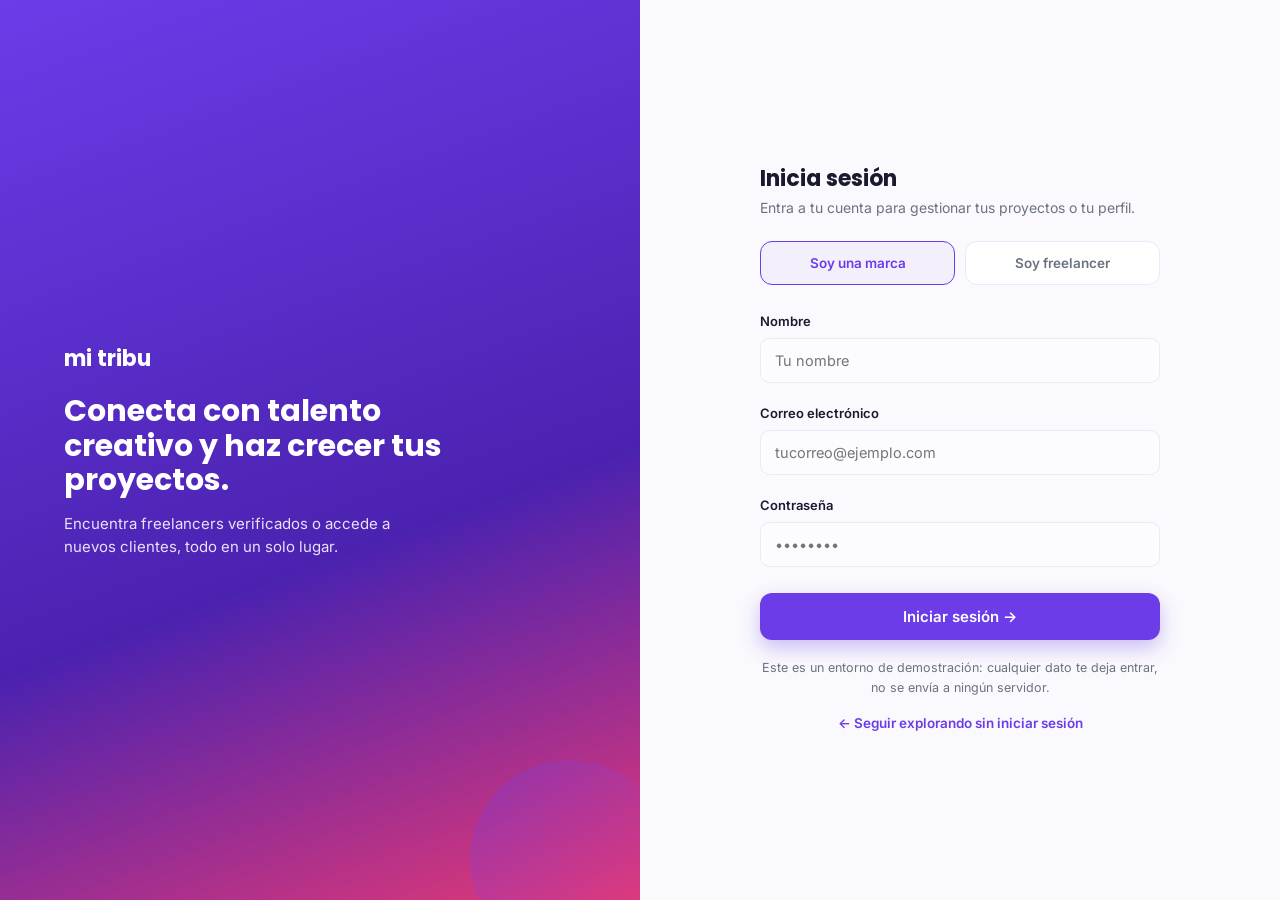
<file: index/login.html>
<!DOCTYPE html>
<html lang="es">
<head>
<meta charset="UTF-8">
<meta name="viewport" content="width=device-width, initial-scale=1.0">
<title>Iniciar sesión — mi tribu</title>
<link rel="preconnect" href="https://fonts.googleapis.com">
<link rel="preconnect" href="https://fonts.gstatic.com" crossorigin>
<link href="https://fonts.googleapis.com/css2?family=Poppins:wght@500;600;700;800&family=Inter:wght@400;500;600;700&display=swap" rel="stylesheet">
<link rel="stylesheet" href="../style.css">
<link rel="stylesheet" href="dashboard.css">
</head>
<body class="app-body">

<div class="login-grid">
  <div class="login-brand">
    <a href="../index.html" style="color:#fff;font-family:'Poppins',sans-serif;font-weight:700;font-size:22px;">mi tribu</a>
    <h2>Conecta con talento creativo y haz crecer tus proyectos.</h2>
    <p>Encuentra freelancers verificados o accede a nuevos clientes, todo en un solo lugar.</p>
    <div class="hero-orb grad-circle" style="position:absolute;bottom:-60px;right:-30px;width:200px;height:200px;opacity:0.35;"></div>
  </div>

  <div class="login-form-side">
    <div class="login-box">
      <h3 style="font-size:22px;margin-bottom:6px;">Inicia sesión</h3>
      <p style="font-size:14px;color:var(--gray);margin-bottom:6px;">Entra a tu cuenta para gestionar tus proyectos o tu perfil.</p>

      <div class="role-toggle">
        <button type="button" class="active" data-role="marca">Soy una marca</button>
        <button type="button" data-role="freelancer">Soy freelancer</button>
      </div>

      <form id="loginForm" novalidate>
        <div class="field">
          <label for="f-login-nombre">Nombre</label>
          <input type="text" id="f-login-nombre" required placeholder="Tu nombre">
          <div class="field-error">Ingresa tu nombre.</div>
        </div>
        <div class="field">
          <label for="f-login-email">Correo electrónico</label>
          <input type="email" id="f-login-email" required placeholder="tucorreo@ejemplo.com">
          <div class="field-error">Ingresa un correo válido.</div>
        </div>
        <div class="field">
          <label for="f-login-pass">Contraseña</label>
          <input type="password" id="f-login-pass" required placeholder="••••••••">
          <div class="field-error">Ingresa tu contraseña.</div>
        </div>
        <button type="submit" class="btn btn-primary" style="width:100%;margin-top:6px;">Iniciar sesión →</button>
      </form>

      <p style="font-size:12.5px;color:var(--gray);margin-top:18px;text-align:center;">
        Este es un entorno de demostración: cualquier dato te deja entrar, no se envía a ningún servidor.
      </p>
      <p style="font-size:13.5px;text-align:center;margin-top:16px;">
        <a href="../index.html" style="color:var(--purple);font-weight:600;">← Seguir explorando sin iniciar sesión</a>
      </p>
    </div>
  </div>
</div>

<script src="dashboard.js"></script>
</body>
</html>
</file>
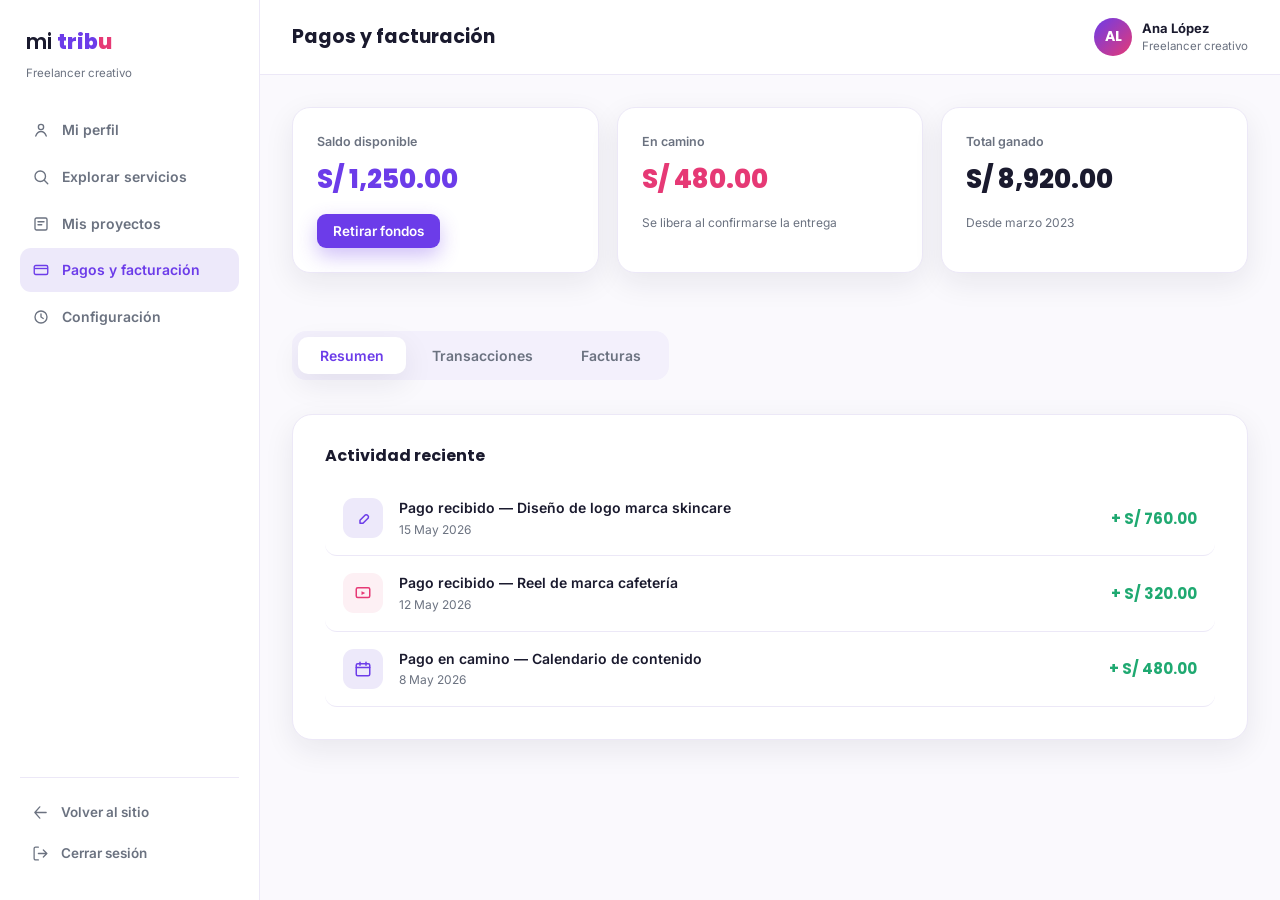
<file: index/pagos.html>
<!DOCTYPE html>
<html lang="es">
<head>
<meta charset="UTF-8">
<meta name="viewport" content="width=device-width, initial-scale=1.0">
<title>Pagos y facturación — mi tribu</title>
<link rel="preconnect" href="https://fonts.googleapis.com">
<link rel="preconnect" href="https://fonts.gstatic.com" crossorigin>
<link href="https://fonts.googleapis.com/css2?family=Poppins:wght@500;600;700;800&family=Inter:wght@400;500;600;700&display=swap" rel="stylesheet">
<link rel="stylesheet" href="../style.css">
<link rel="stylesheet" href="dashboard.css">
</head>
<body class="app-body">

<div class="sidebar-overlay"></div>
<div class="app-shell">

  <aside class="sidebar">
    <button class="sidebar-close" aria-label="Cerrar menú"><svg width="20" height="20" viewBox="0 0 24 24" fill="none"><path d="M6 6l12 12M18 6L6 18" stroke="#1A1A2E" stroke-width="2" stroke-linecap="round"/></svg></button>
    <div class="sidebar-logo">mi <b>trib</b><b class="u">u</b></div>
    <div class="sidebar-role js-user-role">Panel</div>
    <ul class="sidebar-nav">
      <li><a href="perfil.html"><svg width="18" height="18" viewBox="0 0 24 24" fill="none"><circle cx="12" cy="8" r="3.5" stroke="currentColor" stroke-width="1.8"/><path d="M5 20c1.5-4 4.5-6 7-6s5.5 2 7 6" stroke="currentColor" stroke-width="1.8" stroke-linecap="round"/></svg>Mi perfil</a></li>
      <li><a href="../servicios.html"><svg width="18" height="18" viewBox="0 0 24 24" fill="none"><circle cx="11" cy="11" r="7" stroke="currentColor" stroke-width="1.8"/><path d="M21 21l-4.3-4.3" stroke="currentColor" stroke-width="1.8" stroke-linecap="round"/></svg>Explorar servicios</a></li>
      <li><a href="propuestas.html"><svg width="18" height="18" viewBox="0 0 24 24" fill="none"><rect x="4" y="4" width="16" height="16" rx="2" stroke="currentColor" stroke-width="1.8"/><path d="M8 9h8M8 13h5" stroke="currentColor" stroke-width="1.8" stroke-linecap="round"/></svg>Mis proyectos</a></li>
      <li><a href="pagos.html" class="active"><svg width="18" height="18" viewBox="0 0 24 24" fill="none"><rect x="3" y="6" width="18" height="12" rx="2" stroke="currentColor" stroke-width="1.8"/><path d="M3 10h18" stroke="currentColor" stroke-width="1.8"/></svg>Pagos y facturación</a></li>
      <li><a href="#" onclick="return false;"><svg width="18" height="18" viewBox="0 0 24 24" fill="none"><circle cx="12" cy="12" r="8" stroke="currentColor" stroke-width="1.8"/><path d="M12 8v4l3 2" stroke="currentColor" stroke-width="1.8" stroke-linecap="round"/></svg>Configuración</a></li>
    </ul>
    <div class="sidebar-foot">
      <a href="../index.html"><svg width="17" height="17" viewBox="0 0 24 24" fill="none"><path d="M11 4l-7 8 7 8M4 12h16" stroke="currentColor" stroke-width="1.8" stroke-linecap="round" stroke-linejoin="round"/></svg>Volver al sitio</a>
      <a href="#" class="js-logout"><svg width="17" height="17" viewBox="0 0 24 24" fill="none"><path d="M9 21H5a2 2 0 0 1-2-2V5a2 2 0 0 1 2-2h4M16 17l5-5-5-5M21 12H9" stroke="currentColor" stroke-width="1.8" stroke-linecap="round" stroke-linejoin="round"/></svg>Cerrar sesión</a>
    </div>
  </aside>

  <div>
    <div class="topbar">
      <div style="display:flex;align-items:center;gap:14px;">
        <button class="sidebar-toggle icon-btn" aria-label="Abrir menú"><svg width="18" height="18" viewBox="0 0 24 24" fill="none"><path d="M3 6h18M3 12h18M3 18h18" stroke="#1A1A2E" stroke-width="2" stroke-linecap="round"/></svg></button>
        <div class="topbar-title">Pagos y facturación</div>
      </div>
      <div class="topbar-right">
        <div class="topbar-avatar">
          <div class="avatar-circle grad-circle js-user-initials">AL</div>
          <div class="who"><div class="name js-user-name">Ana López</div><div class="role js-user-role">Freelancer creativo</div></div>
        </div>
      </div>
    </div>

    <main class="app-main">

      <div class="balance-grid">
        <div class="balance-card">
          <div class="blab">Saldo disponible</div>
          <div class="bval" style="color:var(--purple);">S/ 1,250.00</div>
          <button class="btn btn-primary btn-sm js-withdraw" style="margin-top:14px;">Retirar fondos</button>
        </div>
        <div class="balance-card">
          <div class="blab">En camino</div>
          <div class="bval" style="color:var(--pink);">S/ 480.00</div>
          <p style="font-size:12px;color:var(--gray);margin-top:14px;">Se libera al confirmarse la entrega</p>
        </div>
        <div class="balance-card">
          <div class="blab">Total ganado</div>
          <div class="bval">S/ 8,920.00</div>
          <p style="font-size:12px;color:var(--gray);margin-top:14px;">Desde marzo 2023</p>
        </div>
      </div>

      <div class="tab-row" data-tabgroup="pagos">
        <button class="tab-btn active" data-tab="resumen">Resumen</button>
        <button class="tab-btn" data-tab="transacciones">Transacciones</button>
        <button class="tab-btn" data-tab="facturas">Facturas</button>
      </div>

      <div class="tab-panel active" data-panel-group="pagos" data-panel="resumen">
        <div class="card" style="margin-top:26px;">
          <h4 style="font-size:16px;margin-bottom:16px;">Actividad reciente</h4>
          <div class="tx-row" data-tx="tx1">
            <div class="tx-icon" style="background:var(--lilac);"><svg width="18" height="18" viewBox="0 0 24 24" fill="none"><path d="M12 19l7-7a3 3 0 0 0-4-4l-7 7v4h4z" stroke="#6C3CE9" stroke-width="2" stroke-linejoin="round"/></svg></div>
            <div class="tx-info"><div class="ttitle">Pago recibido — Diseño de logo marca skincare</div><div class="tdate">15 May 2026</div></div>
            <div class="tx-amount pos">+ S/ 760.00</div>
          </div>
          <div class="tx-row" data-tx="tx2">
            <div class="tx-icon" style="background:var(--pink-soft);"><svg width="18" height="18" viewBox="0 0 24 24" fill="none"><rect x="3" y="5" width="18" height="13" rx="2" stroke="#E63975" stroke-width="2"/><path d="M10 9.5l5 2.5-5 2.5v-5z" fill="#E63975"/></svg></div>
            <div class="tx-info"><div class="ttitle">Pago recibido — Reel de marca cafetería</div><div class="tdate">12 May 2026</div></div>
            <div class="tx-amount pos">+ S/ 320.00</div>
          </div>
          <div class="tx-row" data-tx="tx3">
            <div class="tx-icon" style="background:var(--lilac);"><svg width="18" height="18" viewBox="0 0 24 24" fill="none"><rect x="3" y="5" width="18" height="16" rx="2" stroke="#6C3CE9" stroke-width="2"/><path d="M3 10h18M8 3v4M16 3v4" stroke="#6C3CE9" stroke-width="2" stroke-linecap="round"/></svg></div>
            <div class="tx-info"><div class="ttitle">Pago en camino — Calendario de contenido</div><div class="tdate">8 May 2026</div></div>
            <div class="tx-amount pos">+ S/ 480.00</div>
          </div>
        </div>
      </div>

      <div class="tab-panel" data-panel-group="pagos" data-panel="transacciones">
        <div class="card" style="margin-top:26px;">
          <h4 style="font-size:16px;margin-bottom:16px;">Todas las transacciones</h4>
          <div class="tx-row" data-tx="tx1">
            <div class="tx-icon" style="background:var(--lilac);"><svg width="18" height="18" viewBox="0 0 24 24" fill="none"><path d="M12 19l7-7a3 3 0 0 0-4-4l-7 7v4h4z" stroke="#6C3CE9" stroke-width="2" stroke-linejoin="round"/></svg></div>
            <div class="tx-info"><div class="ttitle">Diseño de logo marca skincare</div><div class="tdate">15 May 2026 · Completado</div></div>
            <div class="tx-amount pos">+ S/ 760.00</div>
          </div>
          <div class="tx-row" data-tx="tx2">
            <div class="tx-icon" style="background:var(--pink-soft);"><svg width="18" height="18" viewBox="0 0 24 24" fill="none"><rect x="3" y="5" width="18" height="13" rx="2" stroke="#E63975" stroke-width="2"/><path d="M10 9.5l5 2.5-5 2.5v-5z" fill="#E63975"/></svg></div>
            <div class="tx-info"><div class="ttitle">Reel de marca cafetería local</div><div class="tdate">12 May 2026 · Completado</div></div>
            <div class="tx-amount pos">+ S/ 320.00</div>
          </div>
          <div class="tx-row" data-tx="tx3">
            <div class="tx-icon" style="background:var(--lilac);"><svg width="18" height="18" viewBox="0 0 24 24" fill="none"><rect x="3" y="5" width="18" height="16" rx="2" stroke="#6C3CE9" stroke-width="2"/><path d="M3 10h18M8 3v4M16 3v4" stroke="#6C3CE9" stroke-width="2" stroke-linecap="round"/></svg></div>
            <div class="tx-info"><div class="ttitle">Calendario de contenido tienda de ropa</div><div class="tdate">8 May 2026 · En camino</div></div>
            <div class="tx-amount pos">+ S/ 480.00</div>
          </div>
          <div class="tx-row" data-tx="tx4">
            <div class="tx-icon" style="background:var(--pink-soft);"><svg width="18" height="18" viewBox="0 0 24 24" fill="none"><path d="M17 8V6a4 4 0 0 0-8 0v2M5 8h14v12H5z" stroke="#E63975" stroke-width="2"/></svg></div>
            <div class="tx-info"><div class="ttitle">Pago a freelancer — Identidad visual</div><div class="tdate">5 May 2026 · Completado</div></div>
            <div class="tx-amount neg">- S/ 700.00</div>
          </div>
        </div>
      </div>

      <div class="tab-panel" data-panel-group="pagos" data-panel="facturas">
        <div class="card" style="margin-top:26px;">
          <h4 style="font-size:16px;margin-bottom:10px;">Facturas</h4>
          <p style="font-size:13.5px;color:var(--gray);">Aún no tienes facturas generadas. Se crean automáticamente cuando completas un proyecto y retiras tus fondos.</p>
        </div>
      </div>

    </main>
  </div>
</div>

<div class="toast" id="toast"></div>
<script src="dashboard.js"></script>
</body>
</html>
</file>
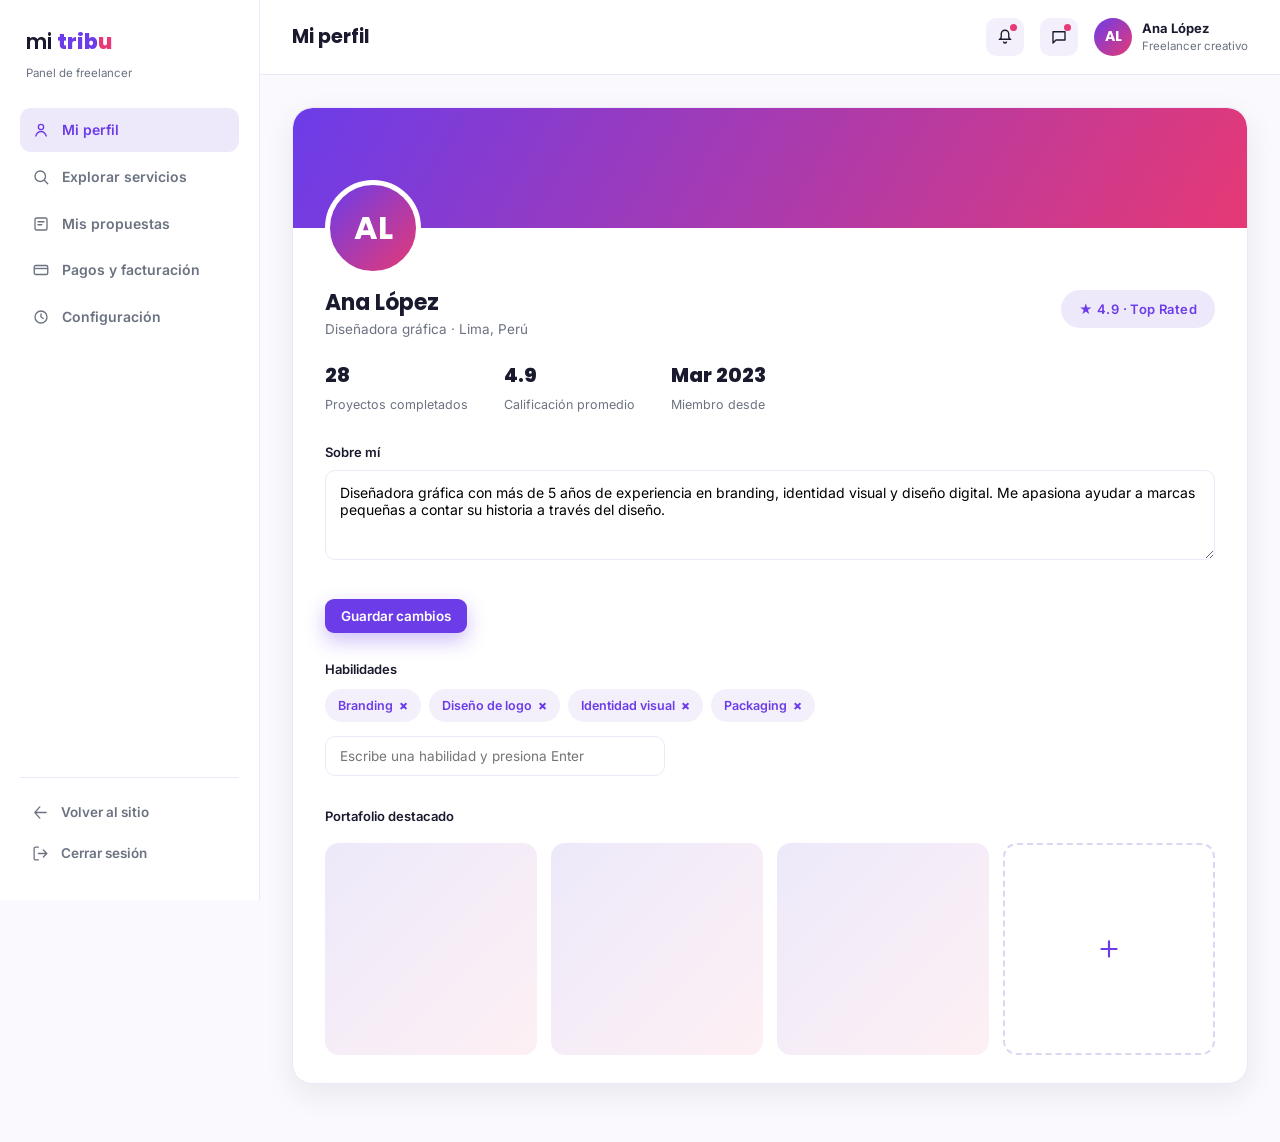
<file: index/perfil.html>
<!DOCTYPE html>
<html lang="es">
<head>
<meta charset="UTF-8">
<meta name="viewport" content="width=device-width, initial-scale=1.0">
<title>Mi perfil — mi tribu</title>
<link rel="preconnect" href="https://fonts.googleapis.com">
<link rel="preconnect" href="https://fonts.gstatic.com" crossorigin>
<link href="https://fonts.googleapis.com/css2?family=Poppins:wght@500;600;700;800&family=Inter:wght@400;500;600;700&display=swap" rel="stylesheet">
<link rel="stylesheet" href="../style.css">
<link rel="stylesheet" href="dashboard.css">
</head>
<body class="app-body">

<div class="sidebar-overlay"></div>
<div class="app-shell">

  <aside class="sidebar">
    <button class="sidebar-close" aria-label="Cerrar menú"><svg width="20" height="20" viewBox="0 0 24 24" fill="none"><path d="M6 6l12 12M18 6L6 18" stroke="#1A1A2E" stroke-width="2" stroke-linecap="round"/></svg></button>
    <div class="sidebar-logo">mi <b>trib</b><b class="u">u</b></div>
    <div class="sidebar-role">Panel de freelancer</div>
    <ul class="sidebar-nav">
      <li><a href="perfil.html" class="active"><svg width="18" height="18" viewBox="0 0 24 24" fill="none"><circle cx="12" cy="8" r="3.5" stroke="currentColor" stroke-width="1.8"/><path d="M5 20c1.5-4 4.5-6 7-6s5.5 2 7 6" stroke="currentColor" stroke-width="1.8" stroke-linecap="round"/></svg>Mi perfil</a></li>
      <li><a href="../servicios.html"><svg width="18" height="18" viewBox="0 0 24 24" fill="none"><circle cx="11" cy="11" r="7" stroke="currentColor" stroke-width="1.8"/><path d="M21 21l-4.3-4.3" stroke="currentColor" stroke-width="1.8" stroke-linecap="round"/></svg>Explorar servicios</a></li>
      <li><a href="propuestas.html"><svg width="18" height="18" viewBox="0 0 24 24" fill="none"><rect x="4" y="4" width="16" height="16" rx="2" stroke="currentColor" stroke-width="1.8"/><path d="M8 9h8M8 13h5" stroke="currentColor" stroke-width="1.8" stroke-linecap="round"/></svg>Mis propuestas</a></li>
      <li><a href="pagos.html"><svg width="18" height="18" viewBox="0 0 24 24" fill="none"><rect x="3" y="6" width="18" height="12" rx="2" stroke="currentColor" stroke-width="1.8"/><path d="M3 10h18" stroke="currentColor" stroke-width="1.8"/></svg>Pagos y facturación</a></li>
      <li><a href="#" onclick="return false;"><svg width="18" height="18" viewBox="0 0 24 24" fill="none"><circle cx="12" cy="12" r="8" stroke="currentColor" stroke-width="1.8"/><path d="M12 8v4l3 2" stroke="currentColor" stroke-width="1.8" stroke-linecap="round"/></svg>Configuración</a></li>
    </ul>
    <div class="sidebar-foot">
      <a href="../index.html"><svg width="17" height="17" viewBox="0 0 24 24" fill="none"><path d="M11 4l-7 8 7 8M4 12h16" stroke="currentColor" stroke-width="1.8" stroke-linecap="round" stroke-linejoin="round"/></svg>Volver al sitio</a>
      <a href="#" class="js-logout"><svg width="17" height="17" viewBox="0 0 24 24" fill="none"><path d="M9 21H5a2 2 0 0 1-2-2V5a2 2 0 0 1 2-2h4M16 17l5-5-5-5M21 12H9" stroke="currentColor" stroke-width="1.8" stroke-linecap="round" stroke-linejoin="round"/></svg>Cerrar sesión</a>
    </div>
  </aside>

  <div>
    <div class="topbar">
      <div style="display:flex;align-items:center;gap:14px;">
        <button class="sidebar-toggle icon-btn" aria-label="Abrir menú"><svg width="18" height="18" viewBox="0 0 24 24" fill="none"><path d="M3 6h18M3 12h18M3 18h18" stroke="#1A1A2E" stroke-width="2" stroke-linecap="round"/></svg></button>
        <div class="topbar-title">Mi perfil</div>
      </div>
      <div class="topbar-right">
        <button class="icon-btn" aria-label="Notificaciones"><svg width="18" height="18" viewBox="0 0 24 24" fill="none"><path d="M12 3a5 5 0 0 0-5 5v3.5c0 .8-.3 1.6-.9 2.2L5 15h14l-1.1-1.3c-.6-.6-.9-1.4-.9-2.2V8a5 5 0 0 0-5-5z" stroke="#1A1A2E" stroke-width="1.8"/><path d="M10 18a2 2 0 0 0 4 0" stroke="#1A1A2E" stroke-width="1.8"/></svg><span class="dot"></span></button>
        <button class="icon-btn" aria-label="Mensajes"><svg width="18" height="18" viewBox="0 0 24 24" fill="none"><path d="M4 5h16v11H8l-4 4V5z" stroke="#1A1A2E" stroke-width="1.8" stroke-linejoin="round"/></svg><span class="dot"></span></button>
        <div class="topbar-avatar">
          <div class="avatar-circle grad-circle js-user-initials">AL</div>
          <div class="who"><div class="name js-user-name">Ana López</div><div class="role js-user-role">Freelancer creativo</div></div>
        </div>
      </div>
    </div>

    <main class="app-main">

      <div class="profile-card">
        <div class="profile-cover"></div>
        <div class="profile-body">
          <div class="avatar-circle profile-avatar grad-circle js-user-initials">AL</div>
          <div class="profile-name-row">
            <div>
              <h2 style="font-size:22px;" class="js-user-name">Ana López</h2>
              <p style="font-size:13.5px;color:var(--gray);margin-top:4px;">Diseñadora gráfica · Lima, Perú</p>
            </div>
            <span class="pill" style="background:var(--lilac);color:var(--purple);">★ 4.9 · Top Rated</span>
          </div>

          <div class="profile-stats">
            <div class="pstat"><b>28</b><span>Proyectos completados</span></div>
            <div class="pstat"><b>4.9</b><span>Calificación promedio</span></div>
            <div class="pstat"><b>Mar 2023</b><span>Miembro desde</span></div>
          </div>

          <div style="margin-top:26px;">
            <label style="display:block;font-size:13px;font-weight:600;margin-bottom:8px;">Sobre mí</label>
            <textarea id="bioField" class="field" style="width:100%;padding:13px 14px;border-radius:10px;border:1.5px solid var(--border);font-size:14px;font-family:'Inter',sans-serif;min-height:90px;">Diseñadora gráfica con más de 5 años de experiencia en branding, identidad visual y diseño digital. Me apasiona ayudar a marcas pequeñas a contar su historia a través del diseño.</textarea>
            <button id="saveBioBtn" class="btn btn-primary btn-sm" style="margin-top:12px;">Guardar cambios</button>
          </div>

          <div style="margin-top:26px;">
            <label style="display:block;font-size:13px;font-weight:600;margin-bottom:10px;">Habilidades</label>
            <div id="skillsWrap"></div>
            <input id="skillInput" type="text" placeholder="Escribe una habilidad y presiona Enter" style="margin-top:6px;width:100%;max-width:340px;padding:11px 14px;border-radius:10px;border:1.5px solid var(--border);font-size:13.5px;font-family:'Inter',sans-serif;">
          </div>

          <div style="margin-top:30px;">
            <label style="display:block;font-size:13px;font-weight:600;margin-bottom:10px;">Portafolio destacado</label>
            <div class="portfolio-grid">
              <div class="portfolio-item"></div>
              <div class="portfolio-item"></div>
              <div class="portfolio-item"></div>
              <button class="portfolio-item portfolio-add js-add-portfolio" aria-label="Agregar al portafolio">
                <svg width="26" height="26" viewBox="0 0 24 24" fill="none"><path d="M12 5v14M5 12h14" stroke="currentColor" stroke-width="2" stroke-linecap="round"/></svg>
              </button>
            </div>
          </div>

        </div>
      </div>

    </main>
  </div>
</div>

<div class="toast" id="toast"></div>
<script src="dashboard.js"></script>
</body>
</html>
</file>
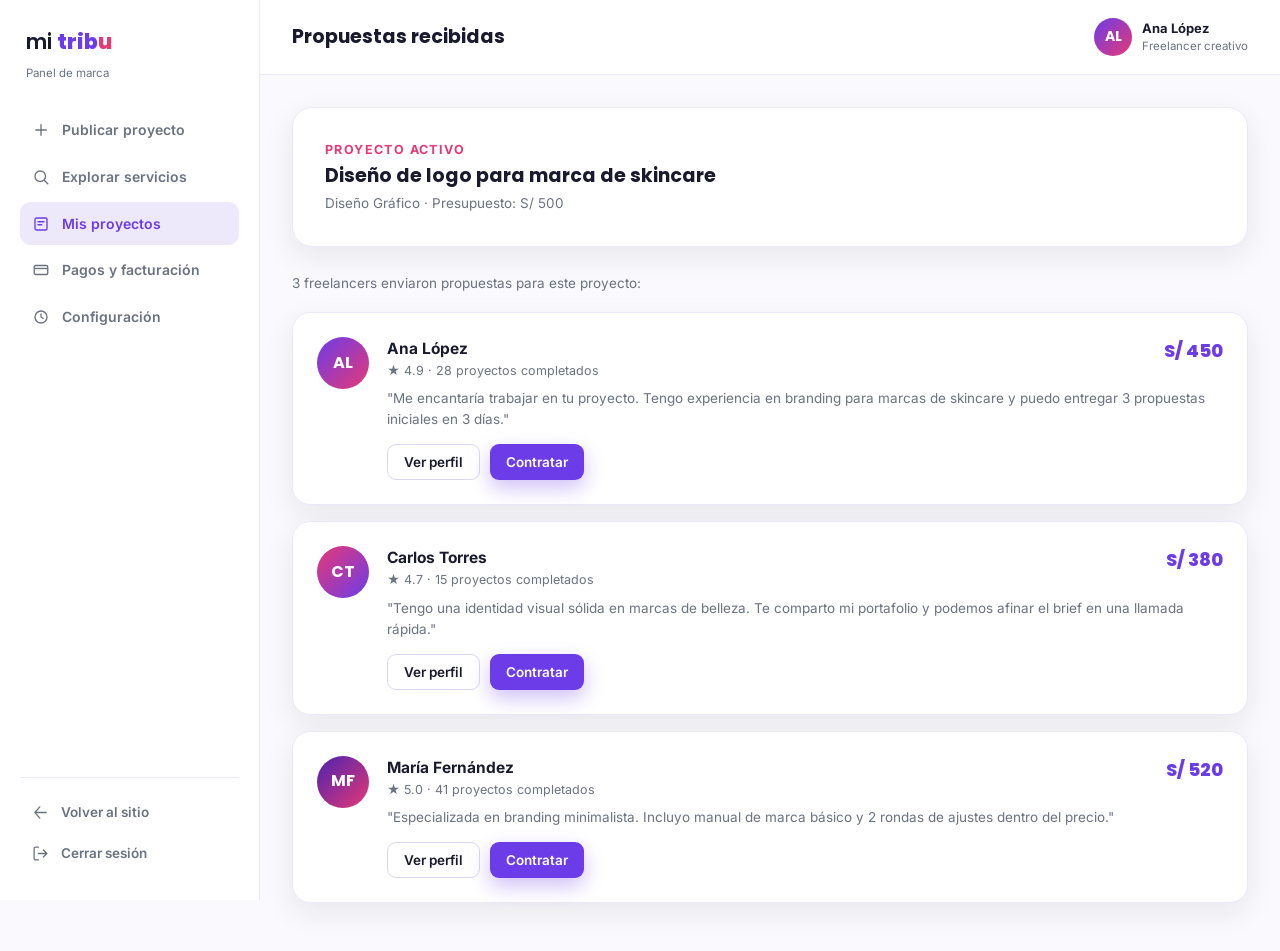
<file: index/propuestas.html>
<!DOCTYPE html>
<html lang="es">
<head>
<meta charset="UTF-8">
<meta name="viewport" content="width=device-width, initial-scale=1.0">
<title>Propuestas recibidas — mi tribu</title>
<link rel="preconnect" href="https://fonts.googleapis.com">
<link rel="preconnect" href="https://fonts.gstatic.com" crossorigin>
<link href="https://fonts.googleapis.com/css2?family=Poppins:wght@500;600;700;800&family=Inter:wght@400;500;600;700&display=swap" rel="stylesheet">
<link rel="stylesheet" href="../style.css">
<link rel="stylesheet" href="dashboard.css">
</head>
<body class="app-body">

<div class="sidebar-overlay"></div>
<div class="app-shell">

  <aside class="sidebar">
    <button class="sidebar-close" aria-label="Cerrar menú"><svg width="20" height="20" viewBox="0 0 24 24" fill="none"><path d="M6 6l12 12M18 6L6 18" stroke="#1A1A2E" stroke-width="2" stroke-linecap="round"/></svg></button>
    <div class="sidebar-logo">mi <b>trib</b><b class="u">u</b></div>
    <div class="sidebar-role">Panel de marca</div>
    <ul class="sidebar-nav">
      <li><a href="publicar-proyecto.html"><svg width="18" height="18" viewBox="0 0 24 24" fill="none"><path d="M12 5v14M5 12h14" stroke="currentColor" stroke-width="1.8" stroke-linecap="round"/></svg>Publicar proyecto</a></li>
      <li><a href="../servicios.html"><svg width="18" height="18" viewBox="0 0 24 24" fill="none"><circle cx="11" cy="11" r="7" stroke="currentColor" stroke-width="1.8"/><path d="M21 21l-4.3-4.3" stroke="currentColor" stroke-width="1.8" stroke-linecap="round"/></svg>Explorar servicios</a></li>
      <li><a href="propuestas.html" class="active"><svg width="18" height="18" viewBox="0 0 24 24" fill="none"><rect x="4" y="4" width="16" height="16" rx="2" stroke="currentColor" stroke-width="1.8"/><path d="M8 9h8M8 13h5" stroke="currentColor" stroke-width="1.8" stroke-linecap="round"/></svg>Mis proyectos</a></li>
      <li><a href="pagos.html"><svg width="18" height="18" viewBox="0 0 24 24" fill="none"><rect x="3" y="6" width="18" height="12" rx="2" stroke="currentColor" stroke-width="1.8"/><path d="M3 10h18" stroke="currentColor" stroke-width="1.8"/></svg>Pagos y facturación</a></li>
      <li><a href="#" onclick="return false;"><svg width="18" height="18" viewBox="0 0 24 24" fill="none"><circle cx="12" cy="12" r="8" stroke="currentColor" stroke-width="1.8"/><path d="M12 8v4l3 2" stroke="currentColor" stroke-width="1.8" stroke-linecap="round"/></svg>Configuración</a></li>
    </ul>
    <div class="sidebar-foot">
      <a href="../index.html"><svg width="17" height="17" viewBox="0 0 24 24" fill="none"><path d="M11 4l-7 8 7 8M4 12h16" stroke="currentColor" stroke-width="1.8" stroke-linecap="round" stroke-linejoin="round"/></svg>Volver al sitio</a>
      <a href="#" class="js-logout"><svg width="17" height="17" viewBox="0 0 24 24" fill="none"><path d="M9 21H5a2 2 0 0 1-2-2V5a2 2 0 0 1 2-2h4M16 17l5-5-5-5M21 12H9" stroke="currentColor" stroke-width="1.8" stroke-linecap="round" stroke-linejoin="round"/></svg>Cerrar sesión</a>
    </div>
  </aside>

  <div>
    <div class="topbar">
      <div style="display:flex;align-items:center;gap:14px;">
        <button class="sidebar-toggle icon-btn" aria-label="Abrir menú"><svg width="18" height="18" viewBox="0 0 24 24" fill="none"><path d="M3 6h18M3 12h18M3 18h18" stroke="#1A1A2E" stroke-width="2" stroke-linecap="round"/></svg></button>
        <div class="topbar-title">Propuestas recibidas</div>
      </div>
      <div class="topbar-right">
        <div class="topbar-avatar">
          <div class="avatar-circle grad-circle js-user-initials">MP</div>
          <div class="who"><div class="name js-user-name">Mi Marca</div><div class="role js-user-role">Marca / emprendedor</div></div>
        </div>
      </div>
    </div>

    <main class="app-main" id="propuestasWrap">
      <div class="card" style="margin-bottom:26px;">
        <span class="eyebrow" style="margin-bottom:6px;">Proyecto activo</span>
        <h3 id="projTitle" style="font-size:19px;">Diseño de logo para marca de skincare</h3>
        <p id="projMeta" style="font-size:13.5px;color:var(--gray);margin-top:6px;">Diseño Gráfico · Presupuesto: S/ 500</p>
      </div>

      <p style="font-size:13.5px;color:var(--gray);margin-bottom:18px;">3 freelancers enviaron propuestas para este proyecto:</p>

      <div class="proposal-card" data-id="p1">
        <div class="proposal-avatar grad-circle">AL</div>
        <div class="proposal-body">
          <div class="proposal-top">
            <div>
              <div style="font-weight:700;font-size:15.5px;">Ana López</div>
              <div style="font-size:12.5px;color:var(--gray);">★ 4.9 · 28 proyectos completados</div>
            </div>
            <div class="proposal-price">S/ 450</div>
          </div>
          <p class="proposal-msg">"Me encantaría trabajar en tu proyecto. Tengo experiencia en branding para marcas de skincare y puedo entregar 3 propuestas iniciales en 3 días."</p>
          <div style="display:flex;gap:10px;margin-top:14px;">
            <button class="btn btn-ghost btn-sm">Ver perfil</button>
            <button class="btn btn-primary btn-sm js-hire">Contratar</button>
          </div>
        </div>
      </div>

      <div class="proposal-card" data-id="p2">
        <div class="proposal-avatar" style="background:linear-gradient(135deg,#E63975,#6C3CE9);">CT</div>
        <div class="proposal-body">
          <div class="proposal-top">
            <div>
              <div style="font-weight:700;font-size:15.5px;">Carlos Torres</div>
              <div style="font-size:12.5px;color:var(--gray);">★ 4.7 · 15 proyectos completados</div>
            </div>
            <div class="proposal-price">S/ 380</div>
          </div>
          <p class="proposal-msg">"Tengo una identidad visual sólida en marcas de belleza. Te comparto mi portafolio y podemos afinar el brief en una llamada rápida."</p>
          <div style="display:flex;gap:10px;margin-top:14px;">
            <button class="btn btn-ghost btn-sm">Ver perfil</button>
            <button class="btn btn-primary btn-sm js-hire">Contratar</button>
          </div>
        </div>
      </div>

      <div class="proposal-card" data-id="p3">
        <div class="proposal-avatar" style="background:linear-gradient(135deg,#4B22B0,#E63975);">MF</div>
        <div class="proposal-body">
          <div class="proposal-top">
            <div>
              <div style="font-weight:700;font-size:15.5px;">María Fernández</div>
              <div style="font-size:12.5px;color:var(--gray);">★ 5.0 · 41 proyectos completados</div>
            </div>
            <div class="proposal-price">S/ 520</div>
          </div>
          <p class="proposal-msg">"Especializada en branding minimalista. Incluyo manual de marca básico y 2 rondas de ajustes dentro del precio."</p>
          <div style="display:flex;gap:10px;margin-top:14px;">
            <button class="btn btn-ghost btn-sm">Ver perfil</button>
            <button class="btn btn-primary btn-sm js-hire">Contratar</button>
          </div>
        </div>
      </div>

    </main>
  </div>
</div>

<div class="toast" id="toast"></div>
<script src="dashboard.js"></script>
</body>
</html>
</file>
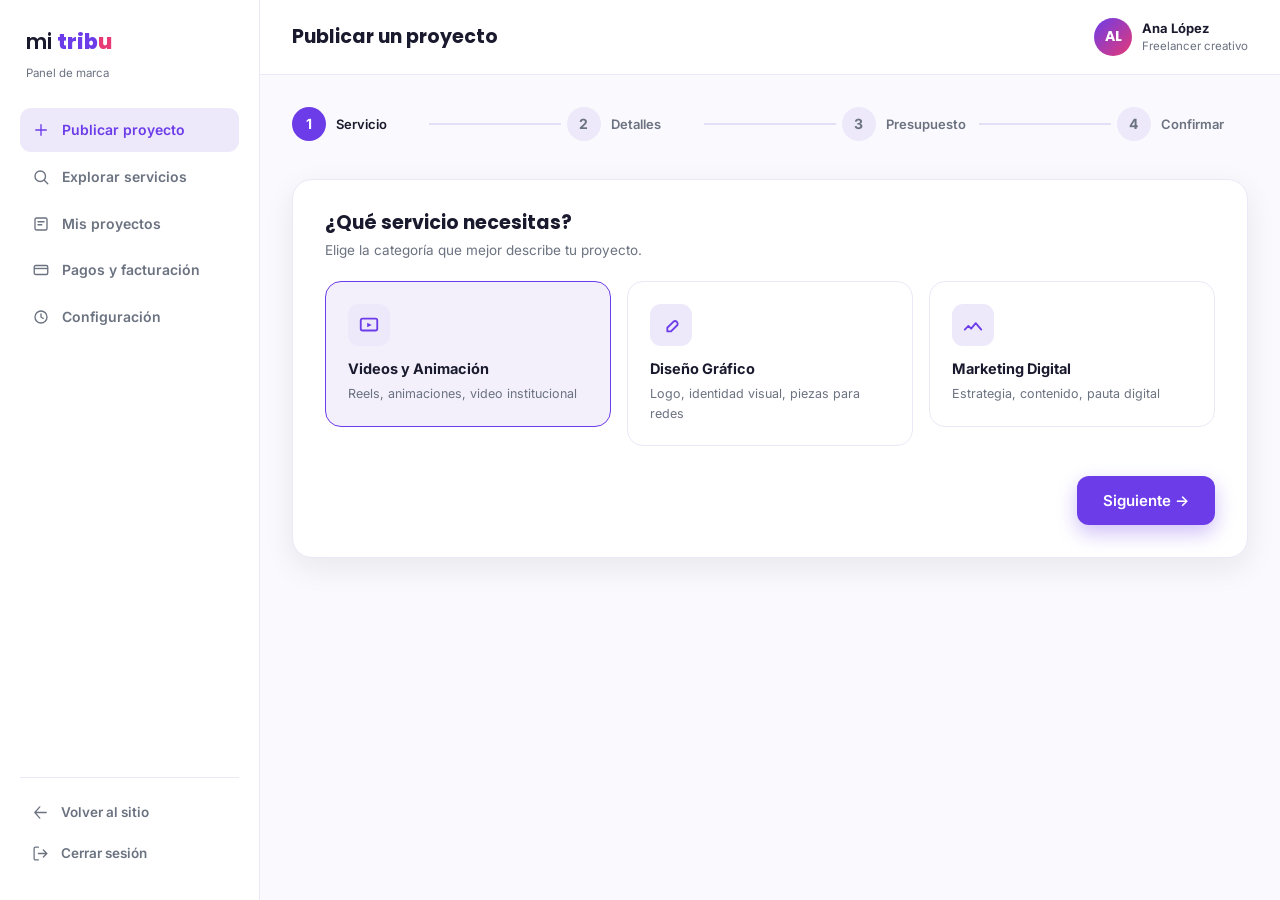
<file: index/publicar-proyecto.html>
<!DOCTYPE html>
<html lang="es">
<head>
<meta charset="UTF-8">
<meta name="viewport" content="width=device-width, initial-scale=1.0">
<title>Publicar un proyecto — mi tribu</title>
<link rel="preconnect" href="https://fonts.googleapis.com">
<link rel="preconnect" href="https://fonts.gstatic.com" crossorigin>
<link href="https://fonts.googleapis.com/css2?family=Poppins:wght@500;600;700;800&family=Inter:wght@400;500;600;700&display=swap" rel="stylesheet">
<link rel="stylesheet" href="../style.css">
<link rel="stylesheet" href="dashboard.css">
</head>
<body class="app-body">

<div class="sidebar-overlay"></div>
<div class="app-shell">

  <aside class="sidebar">
    <button class="sidebar-close" aria-label="Cerrar menú"><svg width="20" height="20" viewBox="0 0 24 24" fill="none"><path d="M6 6l12 12M18 6L6 18" stroke="#1A1A2E" stroke-width="2" stroke-linecap="round"/></svg></button>
    <div class="sidebar-logo">mi <b>trib</b><b class="u">u</b></div>
    <div class="sidebar-role">Panel de marca</div>
    <ul class="sidebar-nav">
      <li><a href="publicar-proyecto.html" class="active"><svg width="18" height="18" viewBox="0 0 24 24" fill="none"><path d="M12 5v14M5 12h14" stroke="currentColor" stroke-width="1.8" stroke-linecap="round"/></svg>Publicar proyecto</a></li>
      <li><a href="../servicios.html"><svg width="18" height="18" viewBox="0 0 24 24" fill="none"><circle cx="11" cy="11" r="7" stroke="currentColor" stroke-width="1.8"/><path d="M21 21l-4.3-4.3" stroke="currentColor" stroke-width="1.8" stroke-linecap="round"/></svg>Explorar servicios</a></li>
      <li><a href="propuestas.html"><svg width="18" height="18" viewBox="0 0 24 24" fill="none"><rect x="4" y="4" width="16" height="16" rx="2" stroke="currentColor" stroke-width="1.8"/><path d="M8 9h8M8 13h5" stroke="currentColor" stroke-width="1.8" stroke-linecap="round"/></svg>Mis proyectos</a></li>
      <li><a href="pagos.html"><svg width="18" height="18" viewBox="0 0 24 24" fill="none"><rect x="3" y="6" width="18" height="12" rx="2" stroke="currentColor" stroke-width="1.8"/><path d="M3 10h18" stroke="currentColor" stroke-width="1.8"/></svg>Pagos y facturación</a></li>
      <li><a href="#" onclick="return false;"><svg width="18" height="18" viewBox="0 0 24 24" fill="none"><circle cx="12" cy="12" r="8" stroke="currentColor" stroke-width="1.8"/><path d="M12 8v4l3 2" stroke="currentColor" stroke-width="1.8" stroke-linecap="round"/></svg>Configuración</a></li>
    </ul>
    <div class="sidebar-foot">
      <a href="../index.html"><svg width="17" height="17" viewBox="0 0 24 24" fill="none"><path d="M11 4l-7 8 7 8M4 12h16" stroke="currentColor" stroke-width="1.8" stroke-linecap="round" stroke-linejoin="round"/></svg>Volver al sitio</a>
      <a href="#" class="js-logout"><svg width="17" height="17" viewBox="0 0 24 24" fill="none"><path d="M9 21H5a2 2 0 0 1-2-2V5a2 2 0 0 1 2-2h4M16 17l5-5-5-5M21 12H9" stroke="currentColor" stroke-width="1.8" stroke-linecap="round" stroke-linejoin="round"/></svg>Cerrar sesión</a>
    </div>
  </aside>

  <div>
    <div class="topbar">
      <div style="display:flex;align-items:center;gap:14px;">
        <button class="sidebar-toggle icon-btn" aria-label="Abrir menú"><svg width="18" height="18" viewBox="0 0 24 24" fill="none"><path d="M3 6h18M3 12h18M3 18h18" stroke="#1A1A2E" stroke-width="2" stroke-linecap="round"/></svg></button>
        <div class="topbar-title">Publicar un proyecto</div>
      </div>
      <div class="topbar-right">
        <div class="topbar-avatar">
          <div class="avatar-circle grad-circle js-user-initials">MP</div>
          <div class="who"><div class="name js-user-name">Mi Marca</div><div class="role js-user-role">Marca / emprendedor</div></div>
        </div>
      </div>
    </div>

    <main class="app-main">
      <div id="wizard">
        <div class="wizard-steps">
          <div class="wstep active" data-step="1"><div class="wnum">1</div><div class="wlabel">Servicio</div></div>
          <div class="wline"></div>
          <div class="wstep" data-step="2"><div class="wnum">2</div><div class="wlabel">Detalles</div></div>
          <div class="wline"></div>
          <div class="wstep" data-step="3"><div class="wnum">3</div><div class="wlabel">Presupuesto</div></div>
          <div class="wline"></div>
          <div class="wstep" data-step="4"><div class="wnum">4</div><div class="wlabel">Confirmar</div></div>
        </div>

        <div class="card">

          <!-- STEP 1 -->
          <div class="wstep-panel active" data-step="1">
            <h3 style="font-size:19px;margin-bottom:6px;">¿Qué servicio necesitas?</h3>
            <p style="font-size:13.5px;color:var(--gray);margin-bottom:20px;">Elige la categoría que mejor describe tu proyecto.</p>
            <div class="service-pick">
              <div>
                <input type="radio" name="servicio" id="sv1" checked>
                <label for="sv1">
                  <div class="spick-icon"><svg width="22" height="22" viewBox="0 0 24 24" fill="none"><rect x="3" y="5" width="18" height="13" rx="2" stroke="#6C3CE9" stroke-width="2"/><path d="M10 9.5l5 2.5-5 2.5v-5z" fill="#6C3CE9"/></svg></div>
                  <div class="spick-title" style="font-weight:700;font-size:14.5px;">Videos y Animación</div>
                  <div style="font-size:12.5px;color:var(--gray);margin-top:4px;">Reels, animaciones, video institucional</div>
                </label>
              </div>
              <div>
                <input type="radio" name="servicio" id="sv2">
                <label for="sv2">
                  <div class="spick-icon"><svg width="22" height="22" viewBox="0 0 24 24" fill="none"><path d="M12 19l7-7a3 3 0 0 0-4-4l-7 7v4h4z" stroke="#6C3CE9" stroke-width="2" stroke-linejoin="round"/></svg></div>
                  <div class="spick-title" style="font-weight:700;font-size:14.5px;">Diseño Gráfico</div>
                  <div style="font-size:12.5px;color:var(--gray);margin-top:4px;">Logo, identidad visual, piezas para redes</div>
                </label>
              </div>
              <div>
                <input type="radio" name="servicio" id="sv3">
                <label for="sv3">
                  <div class="spick-icon"><svg width="22" height="22" viewBox="0 0 24 24" fill="none"><path d="M3 17l4-4 3 3 5-6 6 7" stroke="#6C3CE9" stroke-width="2" stroke-linecap="round" stroke-linejoin="round"/></svg></div>
                  <div class="spick-title" style="font-weight:700;font-size:14.5px;">Marketing Digital</div>
                  <div style="font-size:12.5px;color:var(--gray);margin-top:4px;">Estrategia, contenido, pauta digital</div>
                </label>
              </div>
            </div>
          </div>

          <!-- STEP 2 -->
          <div class="wstep-panel" data-step="2">
            <h3 style="font-size:19px;margin-bottom:6px;">Detalles del proyecto</h3>
            <p style="font-size:13.5px;color:var(--gray);margin-bottom:20px;">Cuéntanos qué necesitas con el mayor detalle posible.</p>
            <div class="field">
              <label for="p-titulo">Título del proyecto</label>
              <input type="text" id="p-titulo" placeholder="Ej. Diseño de logo para marca de skincare">
              <div class="field-error">Escribe un título para tu proyecto.</div>
            </div>
            <div class="field">
              <label for="p-desc">Descripción</label>
              <textarea id="p-desc" placeholder="Cuéntanos más sobre tu marca, tu público y qué buscas lograr..."></textarea>
              <div class="field-error">Agrega una breve descripción.</div>
            </div>
            <div class="field">
              <label>Archivos de referencia (opcional)</label>
              <div style="border:1.5px dashed var(--border);border-radius:12px;padding:22px;text-align:center;color:var(--gray);font-size:13px;">
                Arrastra archivos aquí o haz clic para seleccionar (simulado en esta demo)
              </div>
            </div>
          </div>

          <!-- STEP 3 -->
          <div class="wstep-panel" data-step="3">
            <h3 style="font-size:19px;margin-bottom:6px;">Presupuesto y categoría</h3>
            <p style="font-size:13.5px;color:var(--gray);margin-bottom:20px;">Esto nos ayuda a mostrarte freelancers dentro de tu rango.</p>
            <div class="field">
              <label for="p-presupuesto">Presupuesto estimado (S/)</label>
              <input type="number" id="p-presupuesto" placeholder="Ej. 500">
              <div class="field-error">Ingresa un presupuesto estimado.</div>
            </div>
            <div class="field">
              <label for="p-categoria">Categoría del negocio</label>
              <select id="p-categoria">
                <option value="Moda y belleza">Moda y belleza</option>
                <option value="Alimentos y bebidas">Alimentos y bebidas</option>
                <option value="Servicios profesionales">Servicios profesionales</option>
                <option value="Tecnología">Tecnología</option>
                <option value="Otro">Otro</option>
              </select>
            </div>
          </div>

          <!-- STEP 4 -->
          <div class="wstep-panel" data-step="4">
            <h3 style="font-size:19px;margin-bottom:6px;">Confirma tu proyecto</h3>
            <p style="font-size:13.5px;color:var(--gray);margin-bottom:20px;">Revisa que todo esté correcto antes de publicar.</p>
            <div class="review-row"><span class="rlab">Servicio</span><span class="rval" id="rev-servicio">—</span></div>
            <div class="review-row"><span class="rlab">Título</span><span class="rval" id="rev-titulo">—</span></div>
            <div class="review-row"><span class="rlab">Presupuesto</span><span class="rval" id="rev-presupuesto">—</span></div>
            <div class="review-row"><span class="rlab">Categoría</span><span class="rval" id="rev-categoria">—</span></div>
          </div>

          <div style="display:flex;justify-content:space-between;margin-top:30px;">
            <button type="button" id="wizBack" class="btn btn-ghost">← Atrás</button>
            <button type="button" id="wizNext" class="btn btn-primary">Siguiente →</button>
          </div>
        </div>
      </div>
    </main>
  </div>
</div>

<div class="toast" id="toast"></div>
<script src="dashboard.js"></script>
</body>
</html>
</file>
<file: style.css>
:root{
  --purple:#6C3CE9;
  --purple-dark:#4B22B0;
  --pink:#E63975;
  --navy:#1A1A2E;
  --gray:#6B7280;
  --lilac:#EDE9FA;
  --lilac-soft:#F3F0FC;
  --pink-soft:#FDF0F4;
  --white:#FFFFFF;
  --border:#ECE8F7;
  --shadow: 0 10px 30px rgba(26,26,46,0.08);
  --radius: 20px;
}
*{box-sizing:border-box;}
html{scroll-behavior:smooth;}
body{
  margin:0;
  font-family:'Inter',sans-serif;
  color:var(--navy);
  background:var(--white);
  line-height:1.55;
  -webkit-font-smoothing:antialiased;
}
h1,h2,h3,h4{font-family:'Poppins',sans-serif;margin:0;line-height:1.15;}
p{margin:0;}
a{text-decoration:none;color:inherit;}
img,svg{display:block;}
button{font-family:'Inter',sans-serif;}
.wrap{max-width:1240px;margin:0 auto;padding:0 32px;}
.eyebrow{
  font-family:'Inter',sans-serif;font-weight:700;font-size:12.5px;
  letter-spacing:1.4px;text-transform:uppercase;color:var(--pink);
  margin-bottom:10px;display:block;
}
.section-title{font-size:clamp(26px,3.4vw,38px);font-weight:700;color:var(--navy);letter-spacing:-0.5px;}
.section-sub{font-size:16px;color:var(--gray);max-width:640px;margin-top:14px;font-weight:400;}
section{padding:88px 0;}
.pill{
  display:inline-flex;align-items:center;gap:8px;background:var(--purple);color:var(--white);
  font-weight:600;font-size:13px;letter-spacing:0.4px;padding:9px 18px;border-radius:999px;
}
.grad-circle{background:linear-gradient(135deg,var(--purple),var(--pink));}
.btn{
  display:inline-flex;align-items:center;justify-content:center;gap:8px;
  padding:14px 26px;border-radius:12px;font-weight:600;font-size:15px;
  cursor:pointer;border:none;transition:transform .15s ease, box-shadow .15s ease;
}
.btn-primary{background:var(--purple);color:#fff;box-shadow:0 8px 20px rgba(108,60,233,0.32);}
.btn-primary:hover{transform:translateY(-2px);box-shadow:0 12px 26px rgba(108,60,233,0.4);}
.btn-ghost{background:transparent;color:var(--navy);border:1.5px solid #DDD6F3;}
.btn-ghost:hover{border-color:var(--purple);color:var(--purple);}
.btn-sm{padding:9px 16px;font-size:13.5px;border-radius:9px;}
.btn:disabled{opacity:0.5;cursor:not-allowed;transform:none !important;}

/* ---------- NAV ---------- */
header{position:sticky;top:0;z-index:60;background:rgba(255,255,255,0.9);backdrop-filter:blur(10px);border-bottom:1px solid var(--border);}
.nav{display:flex;align-items:center;justify-content:space-between;padding:16px 32px;max-width:1240px;margin:0 auto;position:relative;}
.logo{font-family:'Poppins',sans-serif;font-weight:600;font-size:22px;color:var(--navy);}
.logo b{color:var(--purple);font-weight:800;}
.logo b.u{color:var(--pink);}
.navlinks{display:flex;gap:30px;font-size:14.5px;font-weight:500;color:var(--navy);}
.navlinks a{opacity:0.75;transition:opacity .15s;padding:6px 0;}
.navlinks a:hover{opacity:1;color:var(--purple);}
.navlinks a.active{opacity:1;color:var(--purple);font-weight:700;}
.navcta{display:flex;gap:12px;align-items:center;}
.burger{display:none;background:none;border:none;cursor:pointer;padding:6px;}
.burger span{display:block;width:22px;height:2px;background:var(--navy);margin:5px 0;border-radius:2px;transition:.2s;}
.mobile-panel{display:none;position:absolute;top:100%;left:0;right:0;background:#fff;border-bottom:1px solid var(--border);padding:12px 32px 20px;flex-direction:column;gap:4px;}
.mobile-panel.open{display:flex;}
.mobile-panel a{padding:12px 0;font-size:15px;font-weight:600;border-bottom:1px solid #F4F2FB;}

/* ---------- HERO split ---------- */
.hero-grid{display:grid;grid-template-columns:0.92fr 1.25fr;min-height:560px;}
.hero-left{
  background:linear-gradient(160deg,#F6F4FD 0%, #F4EEFB 55%, #FBEEF4 100%);
  padding:72px 56px 56px 32px;position:relative;overflow:hidden;
  display:flex;flex-direction:column;justify-content:center;
}
.hero-headline{font-size:clamp(30px,3.6vw,44px);font-weight:700;letter-spacing:-1px;margin:14px 0 18px;}
.hero-headline .acc-p{color:var(--purple);}
.hero-headline .acc-k{color:var(--pink);}
.hero-desc{font-size:16px;color:var(--gray);max-width:460px;margin-bottom:30px;}
.hero-ctas{display:flex;gap:14px;margin-bottom:56px;flex-wrap:wrap;}
.hero-orb{position:absolute;bottom:-70px;right:-40px;width:230px;height:230px;border-radius:50%;opacity:0.9;}
.hero-spark{position:absolute;background:var(--pink);border-radius:2px;}
.hero-right{background:#fff;padding:64px 48px;display:flex;flex-direction:column;justify-content:center;}

/* ---------- page header (non-hero pages) ---------- */
.page-header{
  background:linear-gradient(160deg,#F6F4FD 0%, #F4EEFB 55%, #FBEEF4 100%);
  padding:64px 0 56px;
}

/* ---------- stats ---------- */
.stat-grid{display:grid;grid-template-columns:repeat(2,1fr);gap:18px;margin-top:26px;}
.stat-card{background:#fff;border:1px solid var(--border);border-radius:16px;padding:22px 20px;box-shadow:var(--shadow);}
.stat-icon{width:42px;height:42px;border-radius:12px;background:var(--lilac);display:flex;align-items:center;justify-content:center;margin-bottom:14px;}
.stat-num{font-family:'Poppins',sans-serif;font-weight:800;font-size:30px;background:linear-gradient(120deg,var(--purple),var(--pink));-webkit-background-clip:text;background-clip:text;color:transparent;}
.stat-label{font-size:13.5px;font-weight:600;color:var(--navy);margin-top:2px;}
.stat-note{font-size:12.5px;color:var(--gray);margin-top:6px;}

/* ---------- grids/cards ---------- */
.grid-2{display:grid;grid-template-columns:1fr 1fr;gap:26px;}
.grid-3{display:grid;grid-template-columns:repeat(3,1fr);gap:24px;}
.grid-4{display:grid;grid-template-columns:repeat(4,1fr);gap:20px;}
.card{background:#fff;border:1px solid var(--border);border-radius:var(--radius);padding:32px;box-shadow:var(--shadow);}
.icon-badge{width:54px;height:54px;border-radius:14px;background:var(--lilac);display:flex;align-items:center;justify-content:center;margin-bottom:18px;}
.icon-badge.pink{background:var(--pink-soft);}
.bg-soft{background:var(--lilac-soft);}
.tint{background:linear-gradient(180deg,#FBFAFE, #F6F3FC);}

/* ---------- personas / tabs ---------- */
.tab-row{display:inline-flex;background:var(--lilac-soft);padding:6px;border-radius:14px;gap:4px;margin-top:28px;}
.tab-btn{border:none;background:transparent;padding:10px 22px;border-radius:10px;font-weight:600;font-size:14px;color:var(--gray);cursor:pointer;transition:.15s;}
.tab-btn.active{background:#fff;color:var(--purple);box-shadow:var(--shadow);}
.tab-panel{display:none;margin-top:34px;}
.tab-panel.active{display:block;}
.persona-card{border-radius:var(--radius);padding:36px;box-shadow:var(--shadow);border:1px solid var(--border);}
.persona-tag{display:inline-block;font-size:11.5px;font-weight:700;letter-spacing:1px;padding:6px 14px;border-radius:999px;margin-bottom:16px;}
.persona-list{margin-top:18px;padding:0;list-style:none;}
.persona-list li{position:relative;padding-left:20px;margin-bottom:10px;font-size:14.5px;color:var(--navy);}
.persona-list li::before{content:"";position:absolute;left:0;top:7px;width:7px;height:7px;border-radius:50%;background:var(--purple);}
.persona-card.pink .persona-list li::before{background:var(--pink);}

/* ---------- steps ---------- */
.steps{display:grid;grid-template-columns:repeat(4,1fr);gap:0;position:relative;margin-top:48px;}
.step{position:relative;padding:0 18px;text-align:left;}
.step-num-circle{width:56px;height:56px;border-radius:50%;display:flex;align-items:center;justify-content:center;margin-bottom:18px;color:#fff;}
.step-line{position:absolute;top:28px;left:-50%;width:100%;height:2px;background:#E4DEF7;z-index:0;}
.step:first-child .step-line{display:none;}
.step h4{font-size:17px;margin-bottom:8px;}
.step p{font-size:14px;color:var(--gray);}

/* ---------- servicios / filtros ---------- */
.filter-row{display:flex;gap:10px;flex-wrap:wrap;margin-top:30px;}
.filter-chip{
  border:1.5px solid var(--border);background:#fff;padding:10px 18px;border-radius:999px;
  font-weight:600;font-size:13.5px;color:var(--navy);cursor:pointer;transition:.15s;
}
.filter-chip.active{background:var(--purple);color:#fff;border-color:var(--purple);}
.service-card{border-radius:var(--radius);padding:30px;border:1px solid var(--border);transition:transform .18s ease, box-shadow .18s ease;box-shadow:var(--shadow);background:#fff;display:flex;flex-direction:column;}
.service-card:hover{transform:translateY(-4px);box-shadow:0 16px 34px rgba(26,26,46,0.12);}
.service-card.hidden{display:none;}
.service-icon{width:56px;height:56px;border-radius:14px;display:flex;align-items:center;justify-content:center;margin-bottom:20px;}
.service-card h3{font-size:19px;margin-bottom:8px;}
.service-card p{font-size:14.5px;color:var(--gray);flex-grow:1;}
.service-price{font-family:'Poppins',sans-serif;font-weight:700;font-size:15px;color:var(--purple);margin-top:16px;}
.service-actions{display:flex;gap:10px;margin-top:18px;}

/* ---------- modal ---------- */
.modal-overlay{
  position:fixed;inset:0;background:rgba(26,26,46,0.55);display:none;align-items:center;justify-content:center;
  z-index:100;padding:20px;
}
.modal-overlay.open{display:flex;}
.modal-box{background:#fff;border-radius:22px;max-width:520px;width:100%;padding:36px;position:relative;box-shadow:0 30px 60px rgba(26,26,46,0.3);max-height:88vh;overflow-y:auto;}
.modal-close{position:absolute;top:18px;right:18px;background:var(--lilac-soft);border:none;width:34px;height:34px;border-radius:50%;cursor:pointer;display:flex;align-items:center;justify-content:center;}
.modal-tag{display:inline-block;font-size:11px;font-weight:700;letter-spacing:1px;padding:5px 12px;border-radius:999px;background:var(--lilac);color:var(--purple);margin-bottom:14px;}
.modal-box h3{font-size:22px;margin-bottom:10px;}
.modal-box .modal-desc{font-size:14.5px;color:var(--gray);margin-bottom:20px;}
.modal-list{list-style:none;padding:0;margin:0 0 22px;}
.modal-list li{display:flex;gap:10px;font-size:14px;padding:8px 0;border-bottom:1px solid var(--border);}
.modal-list li:last-child{border-bottom:none;}
.modal-price-row{display:flex;justify-content:space-between;align-items:center;background:var(--lilac-soft);padding:16px 18px;border-radius:14px;margin-bottom:22px;}
.modal-price-row .lab{font-size:13px;color:var(--gray);}
.modal-price-row .val{font-family:'Poppins',sans-serif;font-weight:700;font-size:17px;color:var(--purple);}

/* ---------- mapa de mercado ---------- */
.map-wrap{
  background:#fff;border:1px solid var(--border);border-radius:24px;padding:44px;box-shadow:var(--shadow);margin-top:46px;
  display:grid;grid-template-columns:1.15fr 0.85fr;gap:44px;align-items:center;
}
.comp-side h4{font-size:15px;margin-bottom:14px;font-weight:700;}
.comp-blurb{font-size:14px;color:var(--gray);margin-top:18px;line-height:1.6;}
.chip-row{display:flex;flex-wrap:wrap;gap:10px;margin-top:22px;}
.chip{font-size:12.5px;font-weight:600;padding:7px 14px;border-radius:999px;background:var(--lilac-soft);color:var(--purple);}
.chip.weak{background:var(--pink-soft);color:var(--pink);}

/* ---------- modelo ---------- */
.rev-card{border-radius:18px;padding:26px;border:1px solid var(--border);box-shadow:var(--shadow);background:#fff;}
.rev-num{font-family:'Poppins',sans-serif;font-weight:800;font-size:26px;background:linear-gradient(120deg,var(--purple),var(--pink));-webkit-background-clip:text;background-clip:text;color:transparent;}
.cost-list{list-style:none;padding:0;margin:0;}
.cost-list li{display:flex;justify-content:space-between;padding:14px 0;border-bottom:1px solid var(--border);font-size:14.5px;}
.cost-list li:last-child{border-bottom:none;}
.cost-list span.tag{color:var(--gray);font-size:13px;}

/* ---------- formulario de contacto ---------- */
.contact-shell{display:grid;grid-template-columns:1fr 1.3fr;gap:0;background:#fff;border:1px solid var(--border);border-radius:26px;overflow:hidden;box-shadow:var(--shadow);margin-top:20px;}
.contact-info{background:linear-gradient(160deg,var(--purple), var(--purple-dark));color:#fff;padding:48px 40px;}
.contact-info h3{font-size:22px;margin-bottom:14px;}
.contact-info p{font-size:14.5px;color:#E4DAFB;margin-bottom:26px;}
.contact-info .cinfo-row{display:flex;gap:12px;align-items:flex-start;margin-bottom:18px;font-size:14px;}
.contact-form{padding:48px 40px;}
.user-toggle{display:flex;gap:10px;margin-bottom:28px;}
.user-toggle button{
  flex:1;padding:14px;border-radius:12px;border:1.5px solid var(--border);background:#fff;
  font-weight:600;font-size:14px;cursor:pointer;color:var(--gray);transition:.15s;
}
.user-toggle button.active{border-color:var(--purple);color:var(--purple);background:var(--lilac-soft);}
.field{margin-bottom:20px;}
.field label{display:block;font-size:13px;font-weight:600;margin-bottom:7px;color:var(--navy);}
.field input, .field select, .field textarea{
  width:100%;padding:13px 14px;border-radius:10px;border:1.5px solid var(--border);font-size:14.5px;
  font-family:'Inter',sans-serif;color:var(--navy);background:#fcfbfe;
}
.field input:focus, .field select:focus, .field textarea:focus{outline:none;border-color:var(--purple);background:#fff;}
.field textarea{resize:vertical;min-height:100px;}
.field.error input, .field.error select, .field.error textarea{border-color:var(--pink);background:var(--pink-soft);}
.field-error{font-size:12.5px;color:var(--pink);margin-top:6px;display:none;}
.field.error .field-error{display:block;}
.field-hide{display:none;}
.form-actions{display:flex;gap:12px;flex-wrap:wrap;margin-top:6px;}
.success-box{display:none;background:var(--lilac-soft);border-radius:16px;padding:26px;margin-top:24px;align-items:flex-start;gap:14px;}
.success-box.show{display:flex;}

/* ---------- cierre ---------- */
.closing{background:linear-gradient(120deg,var(--purple), #7B4CEE 55%, var(--pink));border-radius:28px;padding:56px;color:#fff;position:relative;overflow:hidden;}
.closing h2{font-size:clamp(24px,3vw,32px);font-weight:700;max-width:720px;}
.closing .eyebrow{color:#F1D9E6;}

footer{padding:40px 0;border-top:1px solid var(--border);}
.footer-row{display:flex;justify-content:space-between;align-items:center;font-size:13px;color:var(--gray);flex-wrap:wrap;gap:12px;}
.footer-links{display:flex;gap:22px;}

.reveal{opacity:0;transform:translateY(18px);transition:opacity .6s ease, transform .6s ease;}
.reveal.in{opacity:1;transform:translateY(0);}

@media (max-width:980px){
  .hero-grid{grid-template-columns:1fr;}
  .hero-left{padding:56px 24px 40px;}
  .hero-right{padding:40px 24px;}
  .stat-grid{grid-template-columns:1fr 1fr;}
  .grid-2{grid-template-columns:1fr;}
  .grid-3{grid-template-columns:1fr 1fr;}
  .grid-4{grid-template-columns:1fr 1fr;}
  .steps{grid-template-columns:1fr 1fr;row-gap:34px;}
  .step-line{display:none;}
  .map-wrap{grid-template-columns:1fr;padding:28px;}
  .navlinks{display:none;}
  .burger{display:block;}
  .contact-shell{grid-template-columns:1fr;}
  section{padding:60px 0;}
}
@media (max-width:560px){
  .grid-3{grid-template-columns:1fr;}
  .grid-4{grid-template-columns:1fr 1fr;}
  .wrap{padding:0 20px;}
  .closing{padding:34px;}
  .contact-info,.contact-form{padding:32px 24px;}
  .user-toggle{flex-direction:column;}
}
/* ---------- NAV: search + cart ---------- */
.nav-search{
  display:flex;align-items:center;gap:8px;background:var(--lilac-soft);border-radius:999px;
  padding:9px 16px;flex:1;max-width:260px;margin:0 20px;
}
.nav-search input{border:none;background:transparent;outline:none;font-size:13.5px;width:100%;font-family:'Inter',sans-serif;color:var(--navy);}
.nav-search svg{flex-shrink:0;opacity:0.5;}
.cart-btn{position:relative;display:flex;align-items:center;justify-content:center;width:40px;height:40px;border-radius:10px;background:var(--lilac-soft);border:none;cursor:pointer;}
.cart-count{
  position:absolute;top:-5px;right:-5px;background:var(--pink);color:#fff;font-size:10px;font-weight:800;
  min-width:17px;height:17px;border-radius:999px;display:flex;align-items:center;justify-content:center;padding:0 3px;
}
@media (max-width:980px){ .nav-search{display:none;} }

/* ---------- TRUST STRIP ---------- */
.trust-strip{background:var(--navy);padding:16px 0;}
.trust-strip .wrap{display:flex;justify-content:space-between;flex-wrap:wrap;gap:14px;}
.trust-strip .titem{display:flex;align-items:center;gap:9px;font-size:13px;font-weight:600;color:#EDE9FA;}

/* ---------- PROMO / REFERIDOS BANNER ---------- */
.promo-banner{
  background:linear-gradient(100deg,var(--purple) 0%, #8B5CF6 45%, var(--pink) 100%);
  border-radius:24px;padding:36px 40px;display:flex;justify-content:space-between;align-items:center;
  color:#fff;flex-wrap:wrap;gap:18px;
}
.promo-banner h3{margin:0 0 6px;font-size:20px;}
.promo-banner p{margin:0;opacity:0.92;font-size:14px;max-width:440px;}

/* ---------- AVATAR ROW (confianza) ---------- */
.avatars-row{display:flex;align-items:center;justify-content:center;gap:0;margin-top:22px;}
.avatars-row .av{
  width:42px;height:42px;border-radius:50%;border:3px solid #fff;margin-left:-12px;
  display:flex;align-items:center;justify-content:center;color:#fff;font-weight:700;font-size:13px;font-family:'Poppins',sans-serif;
}
.avatars-row .av:first-child{margin-left:0;}
.avatars-row .count{font-size:13.5px;font-weight:700;margin-left:16px;color:var(--gray);}

/* ---------- HERO SEARCH PANEL (home) ---------- */
.hero-panel{background:#fff;border-radius:22px;box-shadow:var(--shadow);padding:24px;position:relative;}
.hp-search{background:var(--lilac-soft);border-radius:20px;padding:11px 16px;font-size:12.5px;color:var(--gray);display:flex;align-items:center;gap:8px;margin-bottom:16px;}
.hp-title{font-weight:800;font-size:18px;margin:2px 0 12px;font-family:'Poppins',sans-serif;}
.hp-checklist{list-style:none;margin:0 0 16px;padding:0;display:flex;flex-direction:column;gap:7px;}
.hp-checklist li{font-size:12.5px;color:var(--navy);display:flex;gap:8px;align-items:center;}
.hp-checklist li::before{content:"✓";color:var(--purple);font-weight:800;}
.talent-mini{display:flex;gap:12px;align-items:center;background:var(--lilac-soft);border-radius:14px;padding:12px;margin-bottom:14px;}
.talent-mini .tavatar{width:44px;height:44px;border-radius:50%;flex-shrink:0;display:flex;align-items:center;justify-content:center;color:#fff;font-weight:700;font-family:'Poppins',sans-serif;font-size:15px;}
.talent-mini .tname{font-weight:700;font-size:13px;}
.talent-mini .tmeta{font-size:11px;color:var(--gray);}
.mini-services-row{display:grid;grid-template-columns:repeat(3,1fr);gap:8px;}
.mini-services-row div{aspect-ratio:1;border-radius:10px;background:linear-gradient(135deg,var(--purple),var(--pink));opacity:0.85;}
.float-chip{
  position:absolute;background:#fff;border-radius:14px;box-shadow:var(--shadow);padding:10px 14px;
  font-size:12px;font-weight:700;display:flex;gap:8px;align-items:center;
}
.float-chip .sub{font-weight:500;color:var(--gray);font-size:10px;}

/* ---------- TALENT / FREELANCER CARD (búsqueda) ---------- */
.talent-card{background:#fff;border:1px solid var(--border);border-radius:18px;padding:24px;box-shadow:var(--shadow);text-align:left;transition:.18s;}
.talent-card:hover{transform:translateY(-3px);box-shadow:0 16px 34px rgba(26,26,46,0.12);}
.talent-card .tc-top{display:flex;gap:14px;align-items:center;margin-bottom:14px;}
.talent-card .tc-avatar{width:56px;height:56px;border-radius:50%;flex-shrink:0;display:flex;align-items:center;justify-content:center;color:#fff;font-weight:700;font-family:'Poppins',sans-serif;font-size:18px;}
.talent-card .tc-name{font-weight:700;font-size:15.5px;}
.talent-card .tc-role{font-size:12.5px;color:var(--gray);margin-top:2px;}
.talent-card .tc-rating{font-size:12.5px;color:var(--purple);font-weight:700;margin-top:4px;}
.talent-card .tc-bio{font-size:13px;color:var(--gray);margin-bottom:14px;line-height:1.5;}
.talent-card .tc-skills{display:flex;flex-wrap:wrap;gap:6px;margin-bottom:16px;}
.talent-card .tc-skills span{background:var(--lilac-soft);color:var(--purple);font-size:11px;font-weight:600;padding:5px 10px;border-radius:999px;}

/* ---------- PUBLIC PROFILE ---------- */
.pubprofile-cover{height:130px;border-radius:20px 20px 0 0;background:linear-gradient(120deg,var(--purple),var(--pink));}
.pubprofile-card{background:#fff;border:1px solid var(--border);border-radius:20px;overflow:hidden;box-shadow:var(--shadow);}
.pubprofile-body{padding:0 36px 36px;position:relative;}
.pubprofile-avatar{width:100px;height:100px;border-radius:50%;border:5px solid #fff;margin-top:-50px;display:flex;align-items:center;justify-content:center;color:#fff;font-size:34px;font-weight:700;font-family:'Poppins',sans-serif;}
.review-item{border-top:1px solid var(--border);padding:18px 0;}
.review-item .rname{font-weight:700;font-size:13.5px;}
.review-item .rstars{color:var(--purple);font-size:12.5px;margin-left:8px;}
.review-item p{font-size:13.5px;color:var(--gray);margin-top:6px;}

/* ---------- CARRITO ---------- */
.cart-row{display:flex;align-items:center;gap:18px;padding:20px 0;border-bottom:1px solid var(--border);}
.cart-row .ci-icon{width:56px;height:56px;border-radius:14px;background:var(--lilac);display:flex;align-items:center;justify-content:center;flex-shrink:0;}
.cart-row .ci-info{flex-grow:1;}
.cart-row .ci-title{font-weight:700;font-size:14.5px;}
.cart-row .ci-cat{font-size:12px;color:var(--gray);margin-top:3px;}
.qty-control{display:flex;align-items:center;gap:10px;background:var(--lilac-soft);border-radius:10px;padding:6px 10px;}
.qty-control button{width:24px;height:24px;border-radius:6px;border:none;background:#fff;font-weight:700;cursor:pointer;color:var(--purple);}
.qty-control .qn{font-weight:700;font-size:13.5px;min-width:16px;text-align:center;}
.cart-row .ci-price{font-family:'Poppins',sans-serif;font-weight:700;font-size:15px;color:var(--purple);min-width:90px;text-align:right;}
.cart-row .ci-remove{background:none;border:none;color:var(--gray);cursor:pointer;padding:6px;}
.cart-row .ci-remove:hover{color:var(--pink);}
.cart-empty{text-align:center;padding:60px 20px;}
.cart-summary{background:#fff;border:1px solid var(--border);border-radius:18px;padding:26px;box-shadow:var(--shadow);position:sticky;top:100px;}
.cart-summary .cs-row{display:flex;justify-content:space-between;font-size:14px;padding:10px 0;border-bottom:1px solid var(--border);}
.cart-summary .cs-row:last-of-type{border-bottom:none;}
.cart-summary .cs-total{font-weight:800;font-size:18px;color:var(--navy);}

/* ---------- POPUP / BUMPER AD ---------- */
.popup-overlay{position:fixed;inset:0;background:rgba(26,26,46,0.55);display:none;align-items:center;justify-content:center;z-index:150;padding:20px;}
.popup-overlay.show{display:flex;}
.popup-box{background:#fff;border-radius:22px;max-width:420px;width:100%;overflow:hidden;box-shadow:0 30px 60px rgba(26,26,46,0.3);position:relative;}
.popup-banner{background:linear-gradient(100deg,var(--purple),var(--pink));padding:28px 28px 20px;color:#fff;}
.popup-banner .ptag{background:rgba(255,255,255,0.2);font-size:11px;font-weight:700;padding:5px 12px;border-radius:999px;display:inline-block;margin-bottom:12px;}
.popup-banner h3{font-size:20px;margin:0 0 8px;}
.popup-banner p{font-size:13px;margin:0;opacity:0.92;}
.popup-close{position:absolute;top:14px;right:14px;width:32px;height:32px;border-radius:50%;background:rgba(255,255,255,0.25);border:none;color:#fff;cursor:pointer;font-size:15px;z-index:5;}
.popup-body{padding:24px 28px 28px;}

/* ---------- FOOTER RICH ---------- */
.footer-rich{background:var(--navy);color:#B8B3CC;padding:56px 0 24px;}
.footer-rich .fgrid{display:grid;grid-template-columns:1.6fr 1fr 1fr 1fr;gap:32px;margin-bottom:40px;}
.footer-rich .flogo{font-family:'Poppins',sans-serif;font-weight:700;font-size:22px;color:#fff;margin-bottom:12px;}
.footer-rich .flogo b{color:#B79CF7;font-weight:800;}
.footer-rich .flogo b.u{color:#F49CBE;}
.footer-rich p.fdesc{font-size:13px;line-height:1.6;color:#9891B0;margin:0;max-width:260px;}
.footer-rich h5{color:#fff;font-size:13px;margin:0 0 16px;letter-spacing:0.3px;}
.footer-rich ul{list-style:none;margin:0;padding:0;display:flex;flex-direction:column;gap:11px;}
.footer-rich ul a{font-size:13px;color:#9891B0;}
.footer-rich ul a:hover{color:#fff;}
.footer-rich .fbottom{border-top:1px solid #322C4C;padding-top:22px;display:flex;justify-content:space-between;flex-wrap:wrap;gap:10px;font-size:12px;color:#78708F;}

@media (max-width:980px){
  .hero-grid{grid-template-columns:1fr;}
  .hero-left{padding:56px 24px 40px;}
  .hero-right{padding:40px 24px;}
  .stat-grid{grid-template-columns:1fr 1fr;}
  .grid-2{grid-template-columns:1fr;}
  .grid-3{grid-template-columns:1fr 1fr;}
  .grid-4{grid-template-columns:1fr 1fr;}
  .steps{grid-template-columns:1fr 1fr;row-gap:34px;}
  .step-line{display:none;}
  .map-wrap{grid-template-columns:1fr;padding:28px;}
  .navlinks{display:none;}
  .burger{display:block;}
  .contact-shell{grid-template-columns:1fr;}
  .footer-rich .fgrid{grid-template-columns:1fr 1fr;}
  section{padding:60px 0;}
}
@media (max-width:560px){
  .grid-3{grid-template-columns:1fr;}
  .grid-4{grid-template-columns:1fr 1fr;}
  .wrap{padding:0 20px;}
  .closing{padding:34px;}
  .contact-info,.contact-form{padding:32px 24px;}
  .user-toggle{flex-direction:column;}
  .footer-rich .fgrid{grid-template-columns:1fr;}
  .promo-banner{padding:28px;}
}
@media (prefers-reduced-motion: reduce){
  html{scroll-behavior:auto;}
  .reveal{transition:none;opacity:1;transform:none;}
}
</file>
<file: index/dashboard.css>
/* Uses the same :root variables as style.css — load style.css first, then this file */

.app-body{background:#FAF9FD;min-height:100vh;}

/* ---------- SIDEBAR ---------- */
.app-shell{display:grid;grid-template-columns:260px 1fr;min-height:100vh;}
.sidebar{
  background:#fff;border-right:1px solid var(--border);padding:26px 20px;
  display:flex;flex-direction:column;position:sticky;top:0;height:100vh;
}
.sidebar-logo{font-family:'Poppins',sans-serif;font-weight:600;font-size:21px;margin-bottom:6px;padding:0 6px;}
.sidebar-logo b{color:var(--purple);font-weight:800;}
.sidebar-logo b.u{color:var(--pink);}
.sidebar-role{font-size:11.5px;color:var(--gray);padding:0 6px;margin-bottom:26px;}
.sidebar-nav{list-style:none;padding:0;margin:0;flex-grow:1;}
.sidebar-nav a{
  display:flex;align-items:center;gap:12px;padding:11px 12px;border-radius:11px;
  font-size:14px;font-weight:600;color:var(--gray);margin-bottom:3px;transition:.15s;
}
.sidebar-nav a:hover{background:var(--lilac-soft);color:var(--purple);}
.sidebar-nav a.active{background:var(--lilac);color:var(--purple);}
.sidebar-nav a svg{flex-shrink:0;}
.sidebar-foot{border-top:1px solid var(--border);padding-top:14px;margin-top:14px;}
.sidebar-foot a{display:flex;align-items:center;gap:12px;padding:10px 12px;border-radius:11px;font-size:13.5px;font-weight:600;color:var(--gray);}
.sidebar-foot a:hover{color:var(--pink);}
.sidebar-close{display:none;}

/* ---------- TOPBAR ---------- */
.topbar{
  display:flex;align-items:center;justify-content:space-between;
  padding:18px 32px;border-bottom:1px solid var(--border);background:#fff;position:sticky;top:0;z-index:20;
}
.topbar-title{font-family:'Poppins',sans-serif;font-weight:700;font-size:19px;}
.topbar-right{display:flex;align-items:center;gap:16px;}
.icon-btn{
  width:38px;height:38px;border-radius:10px;background:var(--lilac-soft);border:none;
  display:flex;align-items:center;justify-content:center;cursor:pointer;position:relative;
}
.icon-btn .dot{position:absolute;top:6px;right:7px;width:7px;height:7px;border-radius:50%;background:var(--pink);}
.topbar-avatar{display:flex;align-items:center;gap:10px;}
.avatar-circle{width:38px;height:38px;border-radius:50%;display:flex;align-items:center;justify-content:center;color:#fff;font-weight:700;font-size:14px;font-family:'Poppins',sans-serif;}
.topbar-avatar .who{font-size:13px;}
.topbar-avatar .who .name{font-weight:700;color:var(--navy);}
.topbar-avatar .who .role{color:var(--gray);font-size:11.5px;}
.sidebar-toggle{display:none;background:none;border:none;cursor:pointer;}

.app-main{padding:32px;max-width:1100px;}

/* ---------- TOAST ---------- */
.toast{
  position:fixed;bottom:26px;right:26px;background:var(--navy);color:#fff;padding:14px 20px;
  border-radius:12px;font-size:14px;font-weight:600;display:flex;align-items:center;gap:10px;
  box-shadow:0 12px 30px rgba(0,0,0,0.25);transform:translateY(20px);opacity:0;pointer-events:none;transition:.25s;z-index:200;
}
.toast.show{transform:translateY(0);opacity:1;}

/* ---------- LOGIN ---------- */
.login-grid{display:grid;grid-template-columns:1fr 1fr;min-height:100vh;}
.login-brand{
  background:linear-gradient(160deg,var(--purple), var(--purple-dark) 60%, var(--pink));
  color:#fff;padding:64px;display:flex;flex-direction:column;justify-content:center;position:relative;overflow:hidden;
}
.login-brand h2{font-size:30px;margin:18px 0 14px;max-width:380px;}
.login-brand p{color:#EAE1FB;font-size:15px;max-width:360px;}
.login-form-side{display:flex;align-items:center;justify-content:center;padding:40px;}
.login-box{width:100%;max-width:400px;}
.role-toggle{display:flex;gap:10px;margin:22px 0 26px;}
.role-toggle button{
  flex:1;padding:13px;border-radius:12px;border:1.5px solid var(--border);background:#fff;
  font-weight:600;font-size:13.5px;cursor:pointer;color:var(--gray);
}
.role-toggle button.active{border-color:var(--purple);color:var(--purple);background:var(--lilac-soft);}

/* ---------- PROFILE ---------- */
.profile-cover{height:120px;border-radius:20px 20px 0 0;background:linear-gradient(120deg,var(--purple),var(--pink));}
.profile-card{background:#fff;border:1px solid var(--border);border-radius:20px;overflow:hidden;box-shadow:var(--shadow);margin-bottom:26px;}
.profile-body{padding:0 32px 28px;position:relative;}
.profile-avatar{
  width:96px;height:96px;border-radius:50%;border:5px solid #fff;margin-top:-48px;
  display:flex;align-items:center;justify-content:center;color:#fff;font-size:32px;font-weight:700;font-family:'Poppins',sans-serif;
}
.profile-name-row{display:flex;justify-content:space-between;align-items:flex-start;margin-top:14px;flex-wrap:wrap;gap:12px;}
.profile-stats{display:flex;gap:36px;margin-top:20px;}
.profile-stats .pstat b{display:block;font-family:'Poppins',sans-serif;font-size:20px;font-weight:800;color:var(--navy);}
.profile-stats .pstat span{font-size:12.5px;color:var(--gray);}
.tag-pill{display:inline-flex;align-items:center;gap:6px;background:var(--lilac-soft);color:var(--purple);padding:7px 13px;border-radius:999px;font-size:12.5px;font-weight:600;margin:0 8px 8px 0;}
.tag-pill button{border:none;background:none;color:var(--purple);cursor:pointer;font-weight:800;padding:0;line-height:1;}
.portfolio-grid{display:grid;grid-template-columns:repeat(4,1fr);gap:14px;margin-top:16px;}
.portfolio-item{aspect-ratio:1;border-radius:14px;background:linear-gradient(135deg,var(--lilac),var(--pink-soft));display:flex;align-items:center;justify-content:center;}
.portfolio-add{border:2px dashed #DDD6F3;background:transparent;cursor:pointer;color:var(--purple);}

/* ---------- WIZARD ---------- */
.wizard-steps{display:flex;align-items:center;margin-bottom:38px;}
.wstep{display:flex;align-items:center;gap:10px;flex:1;}
.wstep .wnum{
  width:34px;height:34px;border-radius:50%;background:var(--lilac);color:var(--gray);
  display:flex;align-items:center;justify-content:center;font-weight:700;font-size:14px;flex-shrink:0;transition:.2s;
}
.wstep.active .wnum, .wstep.done .wnum{background:var(--purple);color:#fff;}
.wstep .wlabel{font-size:13px;font-weight:600;color:var(--gray);}
.wstep.active .wlabel, .wstep.done .wlabel{color:var(--navy);}
.wline{flex-grow:1;height:2px;background:#E4DEF7;margin:0 6px;}
.wstep-panel{display:none;}
.wstep-panel.active{display:block;}
.service-pick{display:grid;grid-template-columns:repeat(3,1fr);gap:16px;margin-top:8px;}
.service-pick label{
  border:1.5px solid var(--border);border-radius:16px;padding:22px;cursor:pointer;display:block;transition:.15s;
}
.service-pick input{display:none;}
.service-pick input:checked + label{border-color:var(--purple);background:var(--lilac-soft);}
.service-pick .spick-icon{width:42px;height:42px;border-radius:11px;background:var(--lilac);display:flex;align-items:center;justify-content:center;margin-bottom:12px;}

.review-row{display:flex;justify-content:space-between;padding:13px 0;border-bottom:1px solid var(--border);font-size:14px;}
.review-row:last-child{border-bottom:none;}
.review-row .rlab{color:var(--gray);}
.review-row .rval{font-weight:600;color:var(--navy);text-align:right;max-width:60%;}

/* ---------- PROPUESTAS ---------- */
.proposal-card{background:#fff;border:1px solid var(--border);border-radius:18px;padding:24px;box-shadow:var(--shadow);margin-bottom:16px;display:flex;gap:18px;}
.proposal-card.hired{border-color:var(--purple);background:var(--lilac-soft);}
.proposal-avatar{width:52px;height:52px;border-radius:50%;flex-shrink:0;display:flex;align-items:center;justify-content:center;color:#fff;font-weight:700;font-family:'Poppins',sans-serif;}
.proposal-body{flex-grow:1;}
.proposal-top{display:flex;justify-content:space-between;align-items:flex-start;gap:10px;flex-wrap:wrap;}
.proposal-price{font-family:'Poppins',sans-serif;font-weight:800;font-size:18px;color:var(--purple);}
.proposal-msg{font-size:13.5px;color:var(--gray);margin-top:8px;}
.hired-badge{display:inline-flex;align-items:center;gap:6px;background:var(--purple);color:#fff;font-size:11.5px;font-weight:700;padding:5px 12px;border-radius:999px;}

/* ---------- PAGOS ---------- */
.balance-grid{display:grid;grid-template-columns:repeat(3,1fr);gap:18px;margin-bottom:30px;}
.balance-card{background:#fff;border:1px solid var(--border);border-radius:18px;padding:24px;box-shadow:var(--shadow);}
.balance-card .blab{font-size:12.5px;color:var(--gray);font-weight:600;}
.balance-card .bval{font-family:'Poppins',sans-serif;font-weight:800;font-size:26px;margin-top:8px;}
.tx-row{
  display:flex;align-items:center;gap:16px;padding:16px 18px;border-bottom:1px solid var(--border);
  cursor:pointer;transition:.15s;border-radius:12px;
}
.tx-row:hover{background:var(--lilac-soft);}
.tx-icon{width:40px;height:40px;border-radius:11px;display:flex;align-items:center;justify-content:center;flex-shrink:0;}
.tx-info{flex-grow:1;}
.tx-info .ttitle{font-size:14px;font-weight:600;color:var(--navy);}
.tx-info .tdate{font-size:12px;color:var(--gray);margin-top:2px;}
.tx-amount{font-family:'Poppins',sans-serif;font-weight:700;font-size:15px;}
.tx-amount.pos{color:#1FA971;}
.tx-amount.neg{color:var(--pink);}

@media (max-width:940px){
  .app-shell{grid-template-columns:1fr;}
  .sidebar{
    position:fixed;left:0;top:0;bottom:0;width:260px;z-index:80;transform:translateX(-100%);transition:.25s;box-shadow:0 0 40px rgba(0,0,0,0.2);
  }
  .sidebar.open{transform:translateX(0);}
  .sidebar-close{display:block;position:absolute;top:20px;right:16px;background:none;border:none;cursor:pointer;}
  .sidebar-toggle{display:flex;}
  .app-main{padding:22px 18px;}
  .login-grid{grid-template-columns:1fr;}
  .login-brand{padding:44px 28px;min-height:280px;}
  .profile-stats{gap:22px;flex-wrap:wrap;}
  .portfolio-grid{grid-template-columns:repeat(2,1fr);}
  .service-pick{grid-template-columns:1fr;}
  .balance-grid{grid-template-columns:1fr;}
  .wizard-steps{flex-wrap:wrap;row-gap:14px;}
  .wstep .wlabel{display:none;}
}
.sidebar-overlay{display:none;position:fixed;inset:0;background:rgba(26,26,46,0.4);z-index:70;}
.sidebar-overlay.show{display:block;}
</file>
